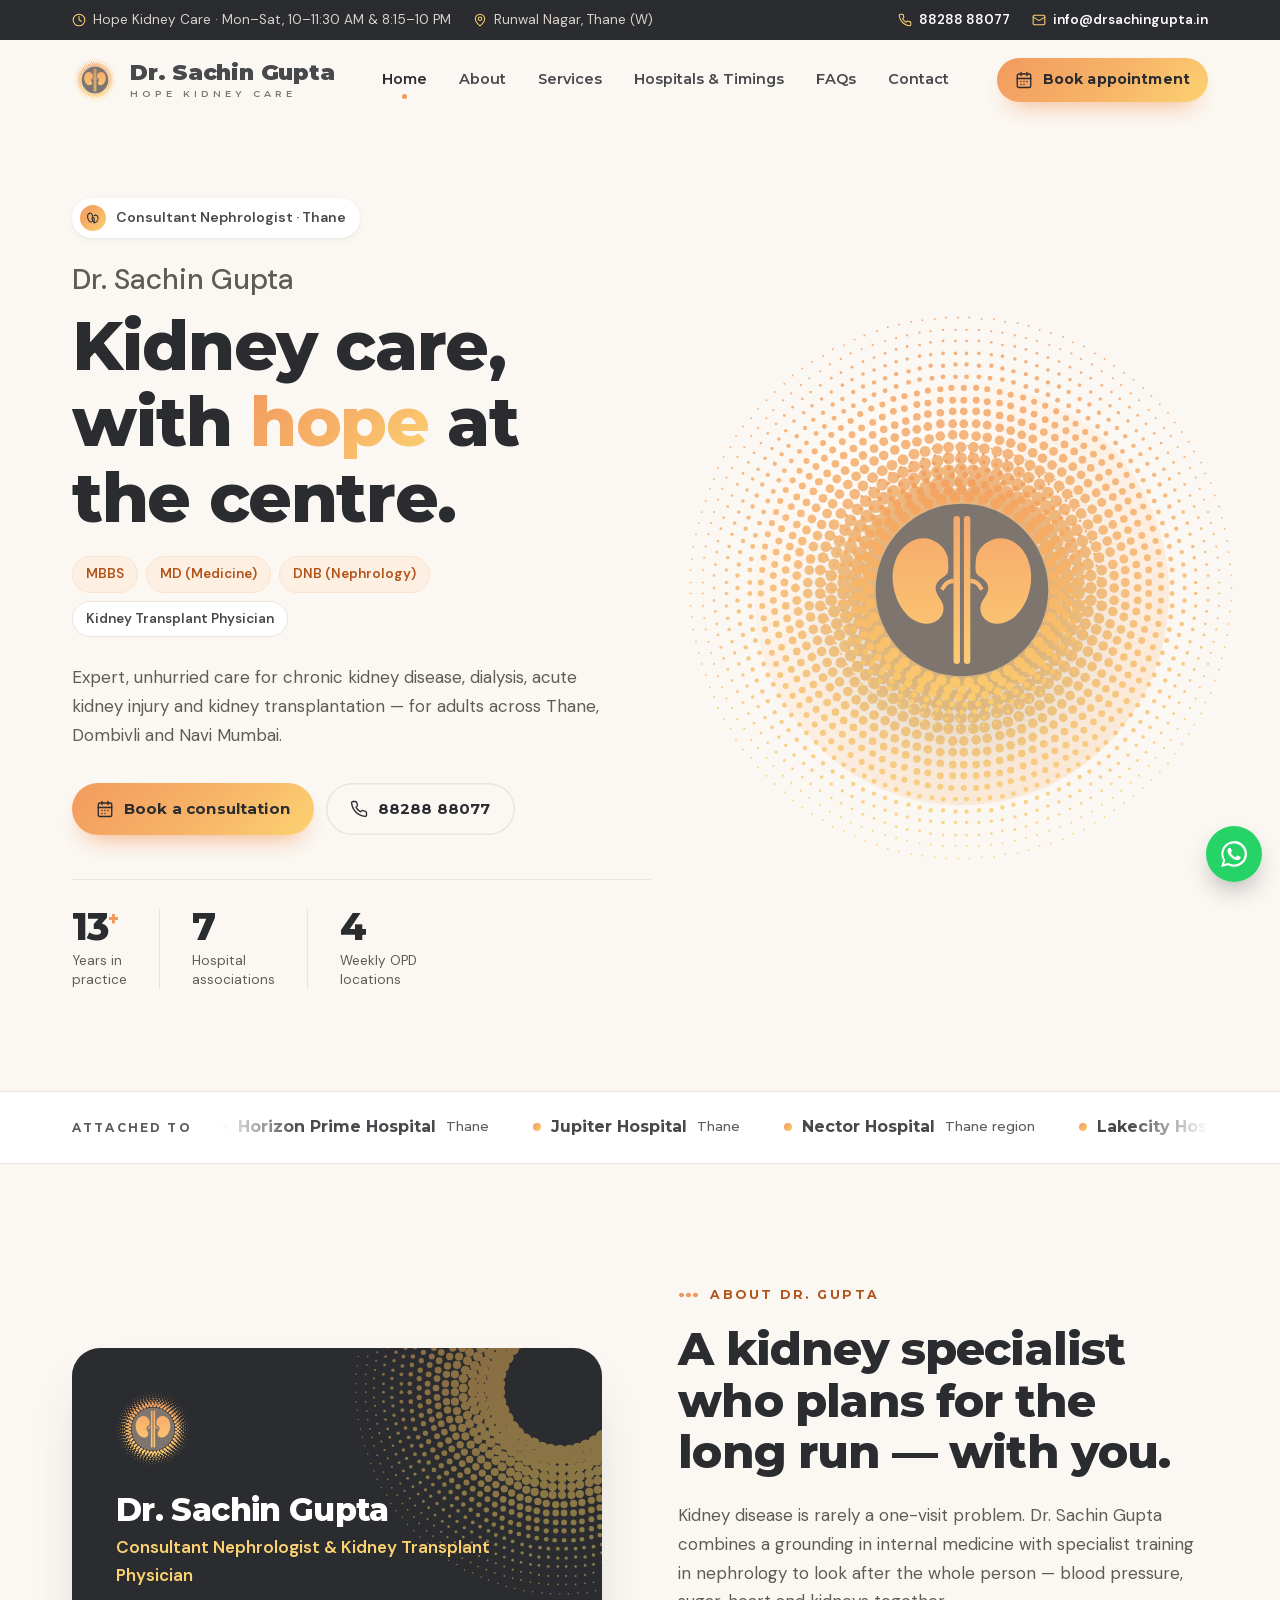
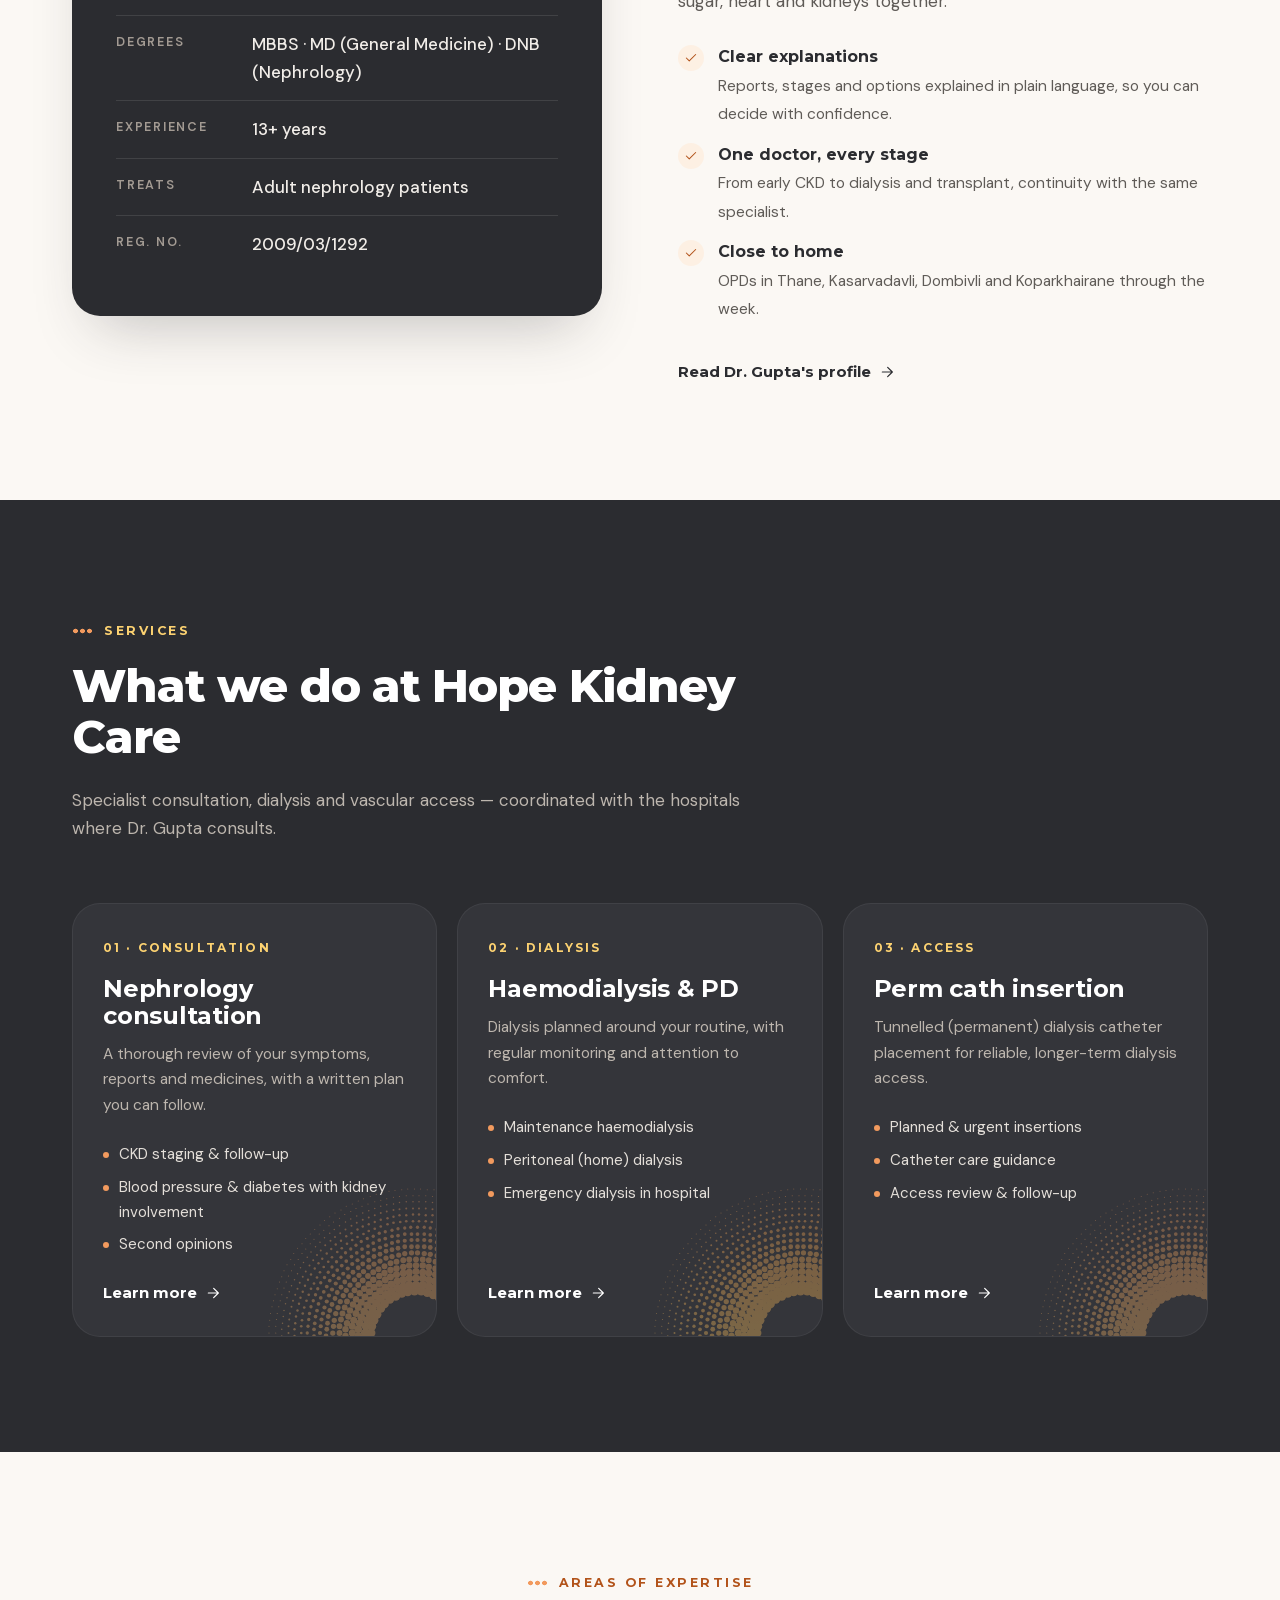
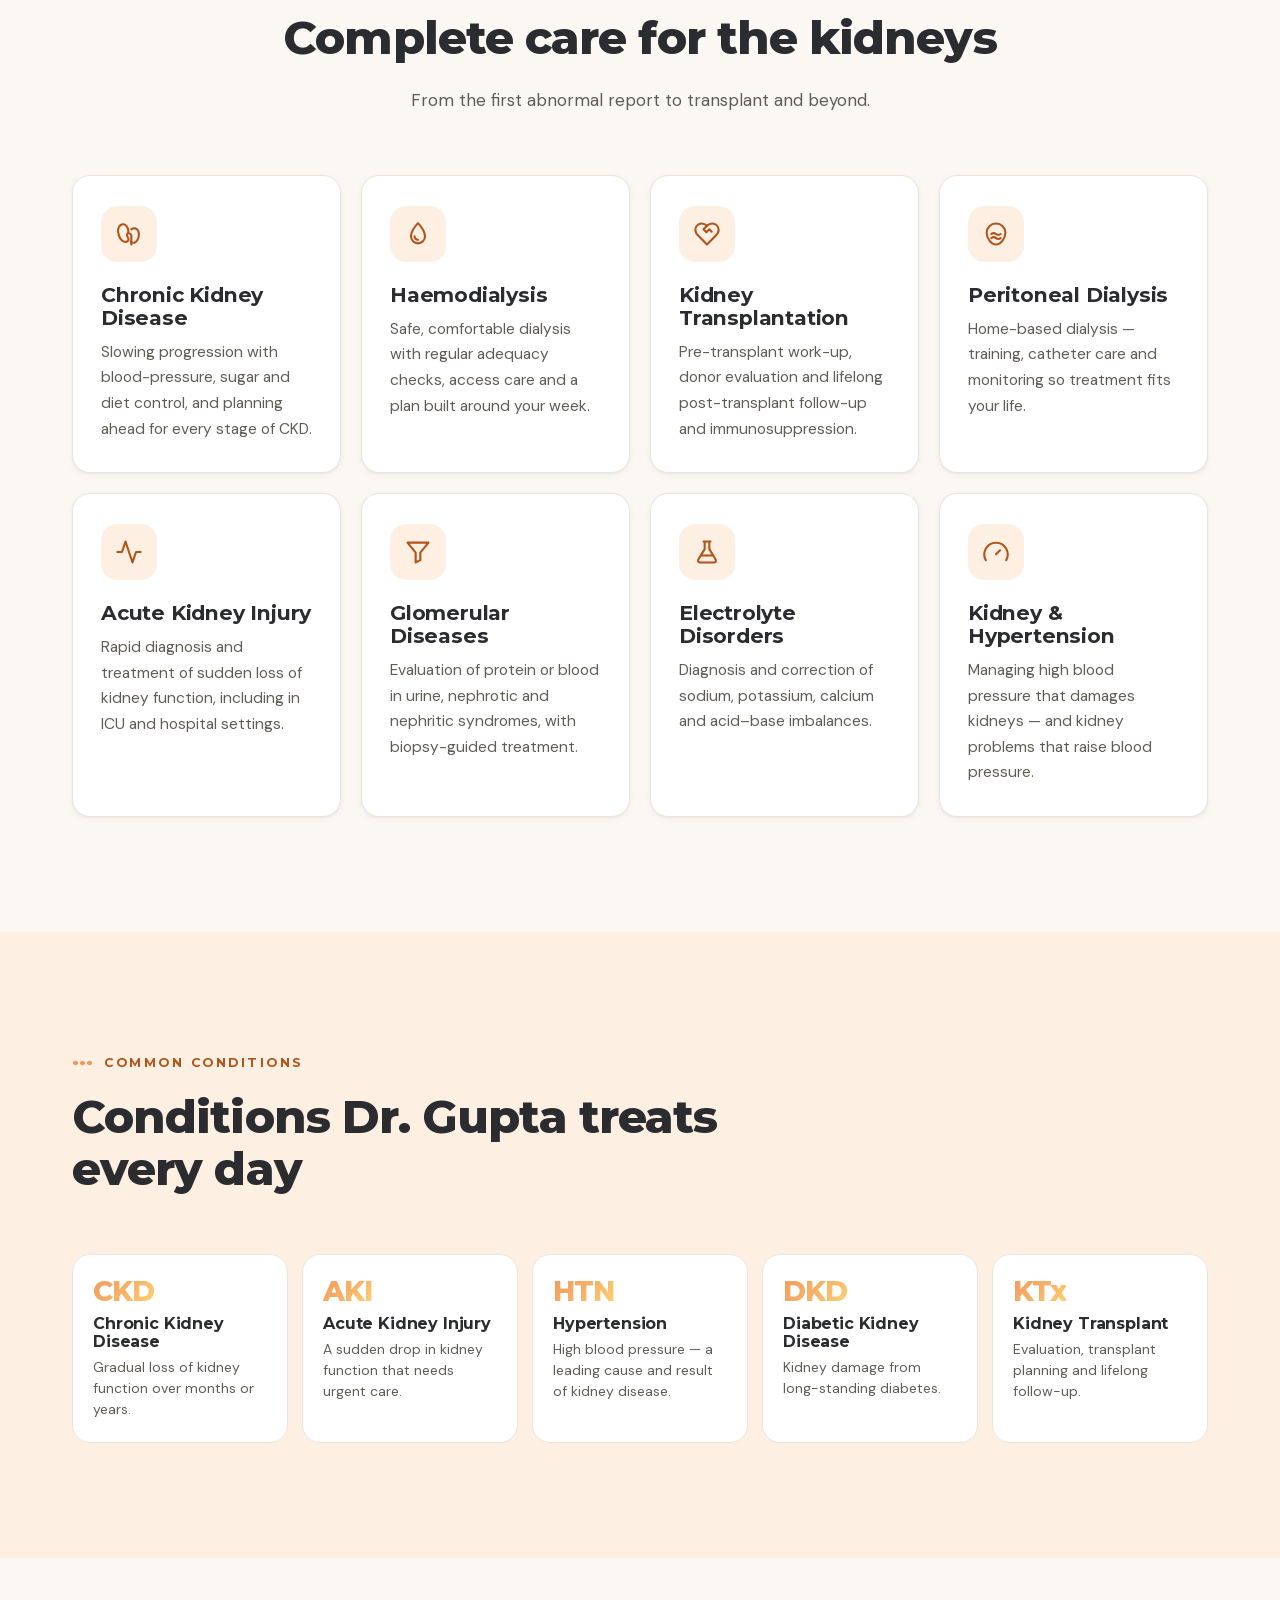
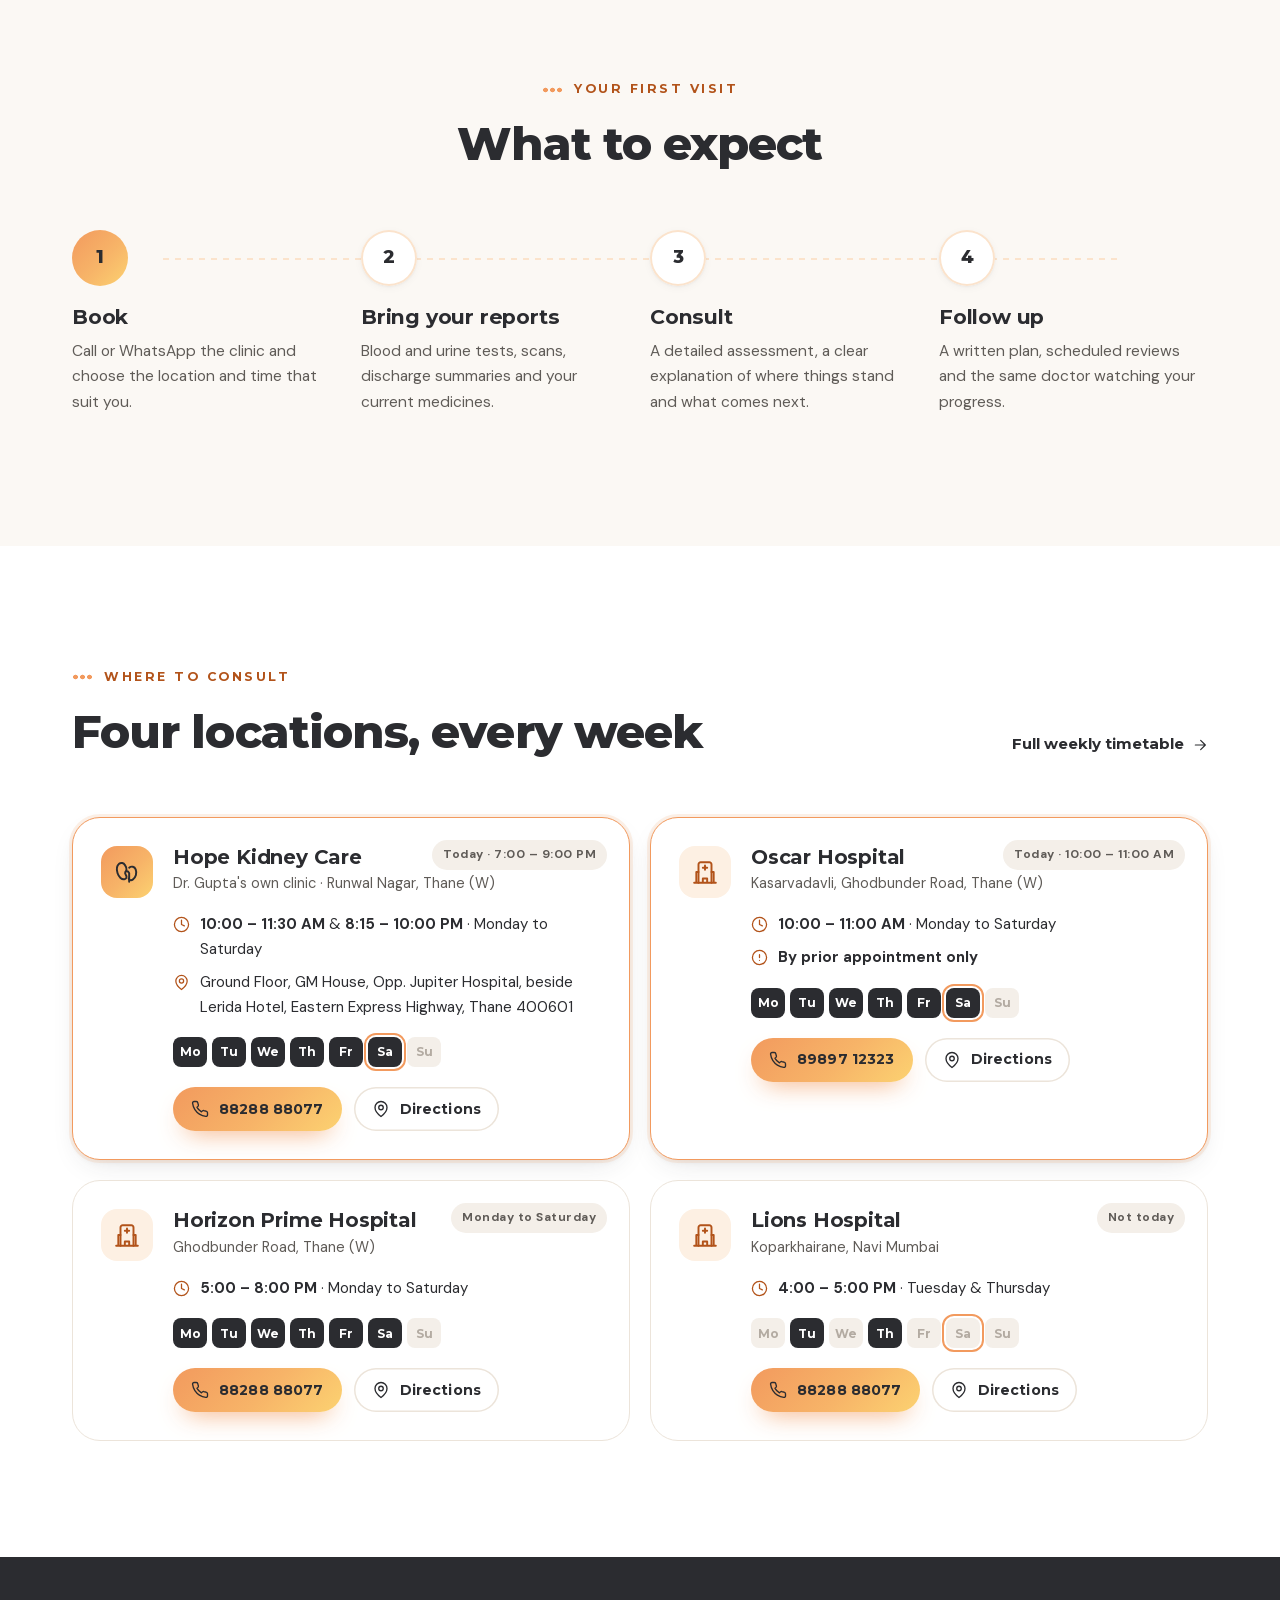
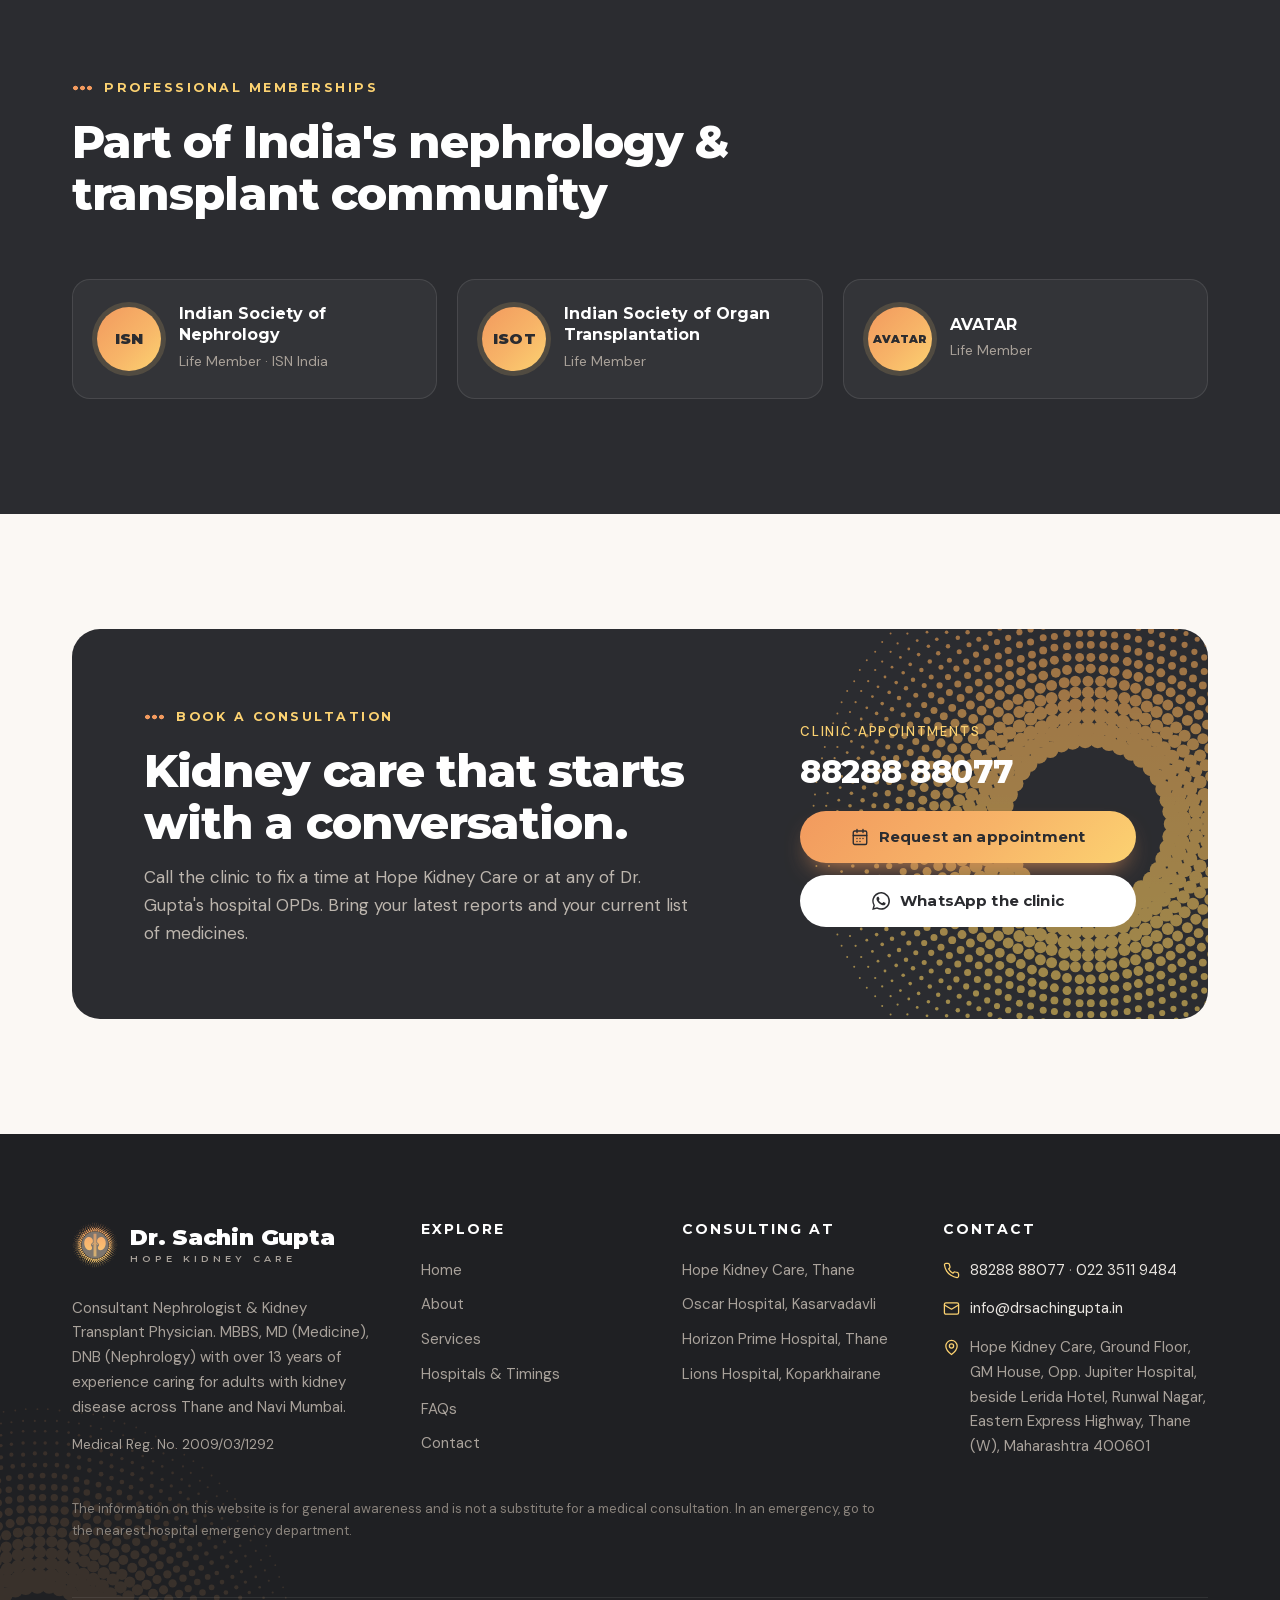
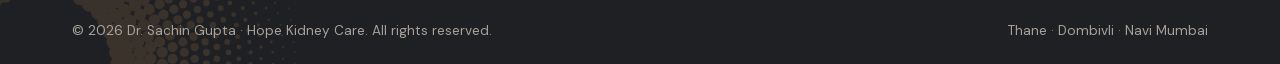
<file: index.html>
<!DOCTYPE html>
<html lang="en-IN">
<head>
  <meta charset="UTF-8">
  <meta name="viewport" content="width=device-width, initial-scale=1">
  <title>Dr. Sachin Gupta — Nephrologist &amp; Kidney Transplant Physician in Thane | Hope Kidney Care</title>
  <meta name="description" content="Dr. Sachin Gupta, MBBS, MD, DNB (Nephrology) — consultant nephrologist and kidney transplant physician in Thane with 13+ years of experience. CKD, dialysis, AKI, transplant care at Hope Kidney Care.">
  <meta name="theme-color" content="#2b2c30">
  <link rel="canonical" href="https://www.drsachingupta.in/">
  <link rel="icon" href="assets/img/favicon.svg" type="image/svg+xml">
  <link rel="apple-touch-icon" href="assets/img/apple-touch-icon.png">
  <meta property="og:type" content="website">
  <meta property="og:title" content="Dr. Sachin Gupta — Nephrologist &amp; Kidney Transplant Physician in Thane | Hope Kidney Care">
  <meta property="og:description" content="Dr. Sachin Gupta, MBBS, MD, DNB (Nephrology) — consultant nephrologist and kidney transplant physician in Thane with 13+ years of experience. CKD, dialysis, AKI, transplant care at Hope Kidney Care.">
  <meta property="og:url" content="https://www.drsachingupta.in/">
  <meta property="og:image" content="https://www.drsachingupta.in/assets/img/og-image.png">
  <meta name="twitter:card" content="summary_large_image">
  <script>document.documentElement.className="js"</script>
  <link rel="preload" href="assets/fonts/montserrat.woff2" as="font" type="font/woff2" crossorigin>
  <link rel="preload" href="assets/fonts/dm-sans.woff2" as="font" type="font/woff2" crossorigin>
  <link rel="stylesheet" href="assets/css/style.css?v=14">
  <script type="application/ld+json">{"@context": "https://schema.org", "@graph": [{"@type": "Physician", "@id": "https://www.drsachingupta.in/#doctor", "name": "Dr. Sachin Gupta", "medicalSpecialty": "Nephrology", "description": "Consultant Nephrologist & Kidney Transplant Physician in Thane — MBBS, MD (Medicine), DNB (Nephrology).", "telephone": "+918828888077", "email": "info@drsachingupta.in", "url": "https://www.drsachingupta.in", "image": "https://www.drsachingupta.in/assets/img/og-image.png", "address": {"@type": "PostalAddress", "streetAddress": "Ground Floor, GM House, Opp. Jupiter Hospital, Runwal Nagar, Eastern Express Highway", "addressLocality": "Thane", "addressRegion": "Maharashtra", "postalCode": "400601", "addressCountry": "IN"}, "memberOf": ["Indian Society of Nephrology (ISN)", "Indian Society of Organ Transplantation (ISOT)", "AVATAR"]}, {"@type": "MedicalClinic", "@id": "https://www.drsachingupta.in/#clinic", "name": "Hope Kidney Care", "telephone": "+918828888077", "address": {"@type": "PostalAddress", "streetAddress": "Ground Floor, GM House, Opp. Jupiter Hospital, Runwal Nagar, Eastern Express Highway", "addressLocality": "Thane", "addressRegion": "Maharashtra", "postalCode": "400601", "addressCountry": "IN"}, "openingHoursSpecification": [{"@type": "OpeningHoursSpecification", "dayOfWeek": ["Monday", "Tuesday", "Wednesday", "Thursday", "Friday", "Saturday"], "opens": "10:00", "closes": "11:30"}, {"@type": "OpeningHoursSpecification", "dayOfWeek": ["Monday", "Tuesday", "Wednesday", "Thursday", "Friday", "Saturday"], "opens": "20:15", "closes": "22:00"}], "medicalSpecialty": "Nephrology"}]}</script>
  <script defer src="assets/js/site.js?v=5"></script>
</head>
<body>
<svg width="0" height="0" style="position:absolute" aria-hidden="true"><symbol id="i-phone" viewBox="0 0 24 24" fill="none" stroke="currentColor" stroke-width="1.8" stroke-linecap="round" stroke-linejoin="round"><path d="M22 16.9v3a2 2 0 0 1-2.2 2 19.8 19.8 0 0 1-8.6-3.1 19.5 19.5 0 0 1-6-6A19.8 19.8 0 0 1 2.1 4.2 2 2 0 0 1 4.1 2h3a2 2 0 0 1 2 1.7c.1.9.4 1.8.7 2.7a2 2 0 0 1-.5 2.1L8 9.8a16 16 0 0 0 6 6l1.3-1.3a2 2 0 0 1 2.1-.4c.9.3 1.8.6 2.7.7a2 2 0 0 1 1.7 2z"/></symbol><symbol id="i-calendar" viewBox="0 0 24 24" fill="none" stroke="currentColor" stroke-width="1.8" stroke-linecap="round" stroke-linejoin="round"><rect x="3" y="4" width="18" height="18" rx="2"/><path d="M16 2v4M8 2v4M3 10h18M8 14h.01M12 14h.01M16 14h.01M8 18h.01M12 18h.01"/></symbol><symbol id="i-clock" viewBox="0 0 24 24" fill="none" stroke="currentColor" stroke-width="1.8" stroke-linecap="round" stroke-linejoin="round"><circle cx="12" cy="12" r="10"/><path d="M12 6v6l4 2"/></symbol><symbol id="i-pin" viewBox="0 0 24 24" fill="none" stroke="currentColor" stroke-width="1.8" stroke-linecap="round" stroke-linejoin="round"><path d="M20 10c0 6-8 12-8 12s-8-6-8-12a8 8 0 0 1 16 0z"/><circle cx="12" cy="10" r="3"/></symbol><symbol id="i-mail" viewBox="0 0 24 24" fill="none" stroke="currentColor" stroke-width="1.8" stroke-linecap="round" stroke-linejoin="round"><rect x="2" y="4" width="20" height="16" rx="2"/><path d="m22 7-10 6L2 7"/></symbol><symbol id="i-arrow" viewBox="0 0 24 24" fill="none" stroke="currentColor" stroke-width="1.8" stroke-linecap="round" stroke-linejoin="round"><path d="M5 12h14M13 5l7 7-7 7"/></symbol><symbol id="i-check" viewBox="0 0 24 24" fill="none" stroke="currentColor" stroke-width="1.8" stroke-linecap="round" stroke-linejoin="round"><path d="M20 6 9 17l-5-5"/></symbol><symbol id="i-menu" viewBox="0 0 24 24" fill="none" stroke="currentColor" stroke-width="1.8" stroke-linecap="round" stroke-linejoin="round"><path d="M4 7h16M4 12h16M4 17h10"/></symbol><symbol id="i-close" viewBox="0 0 24 24" fill="none" stroke="currentColor" stroke-width="1.8" stroke-linecap="round" stroke-linejoin="round"><path d="M18 6 6 18M6 6l12 12"/></symbol><symbol id="i-chev" viewBox="0 0 24 24" fill="none" stroke="currentColor" stroke-width="1.8" stroke-linecap="round" stroke-linejoin="round"><path d="m9 18 6-6-6-6"/></symbol><symbol id="i-kidney" viewBox="0 0 24 24" fill="none" stroke="currentColor" stroke-width="1.8" stroke-linecap="round" stroke-linejoin="round"><path d="M10 5.5C9 3.6 6.4 3 4.7 4.4 2.5 6.2 2.3 10 3.3 13.2 4.4 16.6 7.2 19.5 10 18.6c1.7-.6 2-2.5 1-3.8-.6-.8-1-1.7-.6-2.6.3-.7 1-1 1.1-1.9.2-1.6-.5-3.5-1.5-4.8z"/><path d="M14 8c2-1.7 5-1 6 1.5 1.3 3.2.2 7.8-2.7 9.6-1.5.9-3.4.4-3.8-1.1"/><path d="M11.4 11.4c1.3-.2 2.1.5 2.6 1.6v8"/></symbol><symbol id="i-droplet" viewBox="0 0 24 24" fill="none" stroke="currentColor" stroke-width="1.8" stroke-linecap="round" stroke-linejoin="round"><path d="M12 2.7s6 6.4 6 11.3a6 6 0 0 1-12 0c0-4.9 6-11.3 6-11.3z"/><path d="M9 14a3 3 0 0 0 3 3"/></symbol><symbol id="i-catheter" viewBox="0 0 24 24" fill="none" stroke="currentColor" stroke-width="1.8" stroke-linecap="round" stroke-linejoin="round"><path d="M7 3v4a5 5 0 0 0 10 0V3"/><path d="M12 12v5a4 4 0 0 0 8 0v-1"/><circle cx="20" cy="14" r="2"/><path d="M5 3h4M15 3h4"/></symbol><symbol id="i-steth" viewBox="0 0 24 24" fill="none" stroke="currentColor" stroke-width="1.8" stroke-linecap="round" stroke-linejoin="round"><path d="M4.8 2.3A.3.3 0 1 0 5 2H4a2 2 0 0 0-2 2v5a6 6 0 0 0 6 6 6 6 0 0 0 6-6V4a2 2 0 0 0-2-2h-1a.2.2 0 1 0 .3.3"/><path d="M8 15v1a6 6 0 0 0 6 6 6 6 0 0 0 6-6v-4"/><circle cx="20" cy="10" r="2"/></symbol><symbol id="i-transplant" viewBox="0 0 24 24" fill="none" stroke="currentColor" stroke-width="1.8" stroke-linecap="round" stroke-linejoin="round"><path d="M19 14c1.5-1.5 3-3.2 3-5.5A5.5 5.5 0 0 0 16.5 3c-1.8 0-3 .5-4.5 2-1.5-1.5-2.7-2-4.5-2A5.5 5.5 0 0 0 2 8.5c0 2.3 1.5 4 3 5.5l7 7z"/><path d="M12 5 9 8l2.5 2.5L14 8l2 2"/></symbol><symbol id="i-filter" viewBox="0 0 24 24" fill="none" stroke="currentColor" stroke-width="1.8" stroke-linecap="round" stroke-linejoin="round"><path d="M3 4h18l-7 8.5V19l-4 2v-8.5z"/></symbol><symbol id="i-flask" viewBox="0 0 24 24" fill="none" stroke="currentColor" stroke-width="1.8" stroke-linecap="round" stroke-linejoin="round"><path d="M9 3h6M10 3v6.5L4.6 18.4A1.7 1.7 0 0 0 6 21h12a1.7 1.7 0 0 0 1.4-2.6L14 9.5V3"/><path d="M7.5 15h9"/></symbol><symbol id="i-pulse" viewBox="0 0 24 24" fill="none" stroke="currentColor" stroke-width="1.8" stroke-linecap="round" stroke-linejoin="round"><path d="M22 12h-4l-3 9L9 3l-3 9H2"/></symbol><symbol id="i-peritoneal" viewBox="0 0 24 24" fill="none" stroke="currentColor" stroke-width="1.8" stroke-linecap="round" stroke-linejoin="round"><path d="M12 3c4.5 0 8 3.5 8 8 0 5-4 10-8 10s-8-5-8-10c0-4.5 3.5-8 8-8z"/><path d="M8 12c1.3-1 2.7-1 4 0s2.7 1 4 0M8 15.5c1.3-1 2.7-1 4 0s2.7 1 4 0"/></symbol><symbol id="i-hospital" viewBox="0 0 24 24" fill="none" stroke="currentColor" stroke-width="1.8" stroke-linecap="round" stroke-linejoin="round"><path d="M12 6v4M14 8h-4M18 22V5a2 2 0 0 0-2-2H8a2 2 0 0 0-2 2v17"/><path d="M2 22h20M4 22V12h2M20 22V12h-2M10 22v-4h4v4"/></symbol><symbol id="i-award" viewBox="0 0 24 24" fill="none" stroke="currentColor" stroke-width="1.8" stroke-linecap="round" stroke-linejoin="round"><circle cx="12" cy="8" r="6"/><path d="M15.5 12.9 17 22l-5-3-5 3 1.5-9.1"/></symbol><symbol id="i-shield" viewBox="0 0 24 24" fill="none" stroke="currentColor" stroke-width="1.8" stroke-linecap="round" stroke-linejoin="round"><path d="M12 22s8-4 8-10V5l-8-3-8 3v7c0 6 8 10 8 10z"/><path d="m9 12 2 2 4-4"/></symbol><symbol id="i-user" viewBox="0 0 24 24" fill="none" stroke="currentColor" stroke-width="1.8" stroke-linecap="round" stroke-linejoin="round"><circle cx="12" cy="8" r="4"/><path d="M4 21v-1a6 6 0 0 1 6-6h4a6 6 0 0 1 6 6v1"/></symbol><symbol id="i-alert" viewBox="0 0 24 24" fill="none" stroke="currentColor" stroke-width="1.8" stroke-linecap="round" stroke-linejoin="round"><circle cx="12" cy="12" r="10"/><path d="M12 8v4M12 16h.01"/></symbol><symbol id="i-gauge" viewBox="0 0 24 24" fill="none" stroke="currentColor" stroke-width="1.8" stroke-linecap="round" stroke-linejoin="round"><path d="M12 14 15.5 10.5"/><path d="M3.3 19a10 10 0 1 1 17.4 0"/></symbol><symbol id="i-sugar" viewBox="0 0 24 24" fill="none" stroke="currentColor" stroke-width="1.8" stroke-linecap="round" stroke-linejoin="round"><path d="M12 2 4 7v10l8 5 8-5V7z"/><path d="M12 22V12M20 7l-8 5-8-5"/></symbol><symbol id="i-eye" viewBox="0 0 24 24" fill="none" stroke="currentColor" stroke-width="1.8" stroke-linecap="round" stroke-linejoin="round"><path d="M2 12s3.5-7 10-7 10 7 10 7-3.5 7-10 7S2 12 2 12z"/><circle cx="12" cy="12" r="3"/></symbol><symbol id="i-swell" viewBox="0 0 24 24" fill="none" stroke="currentColor" stroke-width="1.8" stroke-linecap="round" stroke-linejoin="round"><path d="M7 3v8a5 5 0 0 0 10 0V3"/><path d="M5 21c2-1.5 4-1.5 7 0s5 1.5 7 0"/></symbol><symbol id="i-tired" viewBox="0 0 24 24" fill="none" stroke="currentColor" stroke-width="1.8" stroke-linecap="round" stroke-linejoin="round"><path d="M12 3a9 9 0 1 0 9 9 7 7 0 0 1-9-9z"/></symbol><symbol id="i-foam" viewBox="0 0 24 24" fill="none" stroke="currentColor" stroke-width="1.8" stroke-linecap="round" stroke-linejoin="round"><circle cx="8" cy="9" r="3"/><circle cx="15.5" cy="7.5" r="2.5"/><circle cx="14" cy="15" r="4"/><circle cx="6.5" cy="16.5" r="2"/></symbol><symbol id="i-quote" viewBox="0 0 24 24" fill="none" stroke="currentColor" stroke-width="1.8" stroke-linecap="round" stroke-linejoin="round"><path d="M3 21c3 0 7-1 7-8V5H3v7h4c0 4-2 6-4 6zM14 21c3 0 7-1 7-8V5h-7v7h4c0 4-2 6-4 6z"/></symbol><symbol id="i-heart" viewBox="0 0 24 24" fill="none" stroke="currentColor" stroke-width="1.8" stroke-linecap="round" stroke-linejoin="round"><path d="M19 14c1.5-1.5 3-3.2 3-5.5A5.5 5.5 0 0 0 16.5 3c-1.8 0-3 .5-4.5 2-1.5-1.5-2.7-2-4.5-2A5.5 5.5 0 0 0 2 8.5c0 2.3 1.5 4 3 5.5l7 7z"/></symbol><symbol id="i-chat" viewBox="0 0 24 24" fill="none" stroke="currentColor" stroke-width="1.8" stroke-linecap="round" stroke-linejoin="round"><path d="M21 11.5a8.4 8.4 0 0 1-9 8.4 8.6 8.6 0 0 1-3.8-.9L3 21l1.9-5.7a8.4 8.4 0 0 1-.9-3.8 8.5 8.5 0 0 1 8.5-8.5 8.4 8.4 0 0 1 8.5 8.5z"/></symbol><symbol id="i-book" viewBox="0 0 24 24" fill="none" stroke="currentColor" stroke-width="1.8" stroke-linecap="round" stroke-linejoin="round"><path d="M2 4h6a4 4 0 0 1 4 4v13a3 3 0 0 0-3-3H2zM22 4h-6a4 4 0 0 0-4 4v13a3 3 0 0 1 3-3h7z"/></symbol><symbol id="i-grad" viewBox="0 0 24 24" fill="none" stroke="currentColor" stroke-width="1.8" stroke-linecap="round" stroke-linejoin="round"><path d="M22 10 12 5 2 10l10 5 10-5z"/><path d="M6 12v5c3 2 9 2 12 0v-5M22 10v6"/></symbol><symbol id="i-wa" viewBox="0 0 24 24"><path fill="currentColor" stroke="none" d="M17.5 14.4c-.3-.1-1.8-.9-2-1-.3-.1-.5-.1-.7.1-.2.3-.8 1-.9 1.2-.2.2-.3.2-.6.1-.3-.1-1.3-.5-2.4-1.5-.9-.8-1.5-1.8-1.7-2.1-.2-.3 0-.5.1-.6l.4-.5c.2-.2.2-.3.3-.5.1-.2 0-.4 0-.5l-.9-2.2c-.2-.6-.5-.5-.7-.5h-.6c-.2 0-.5.1-.8.4-.3.3-1 1-1 2.5s1.1 2.9 1.2 3.1c.1.2 2.1 3.2 5.1 4.5.7.3 1.3.5 1.7.6.7.2 1.4.2 1.9.1.6-.1 1.8-.7 2-1.4.2-.7.2-1.3.2-1.4-.1-.2-.3-.3-.6-.4zM12 21.8c-1.8 0-3.5-.5-5-1.4l-.4-.2-3.7 1 1-3.6-.2-.4A9.8 9.8 0 1 1 12 21.8zM20.5 3.5A11.8 11.8 0 0 0 1.9 17.7L.2 24l6.4-1.7a11.8 11.8 0 0 0 5.6 1.4C18.8 23.7 24 18.4 24 11.9c0-3.2-1.2-6.1-3.5-8.4z"/></symbol></svg>
<a class="skip-link" href="#main">Skip to content</a>

<div class="topbar">
  <div class="container">
    <div class="topbar__items">
      <span class="topbar__item"><svg aria-hidden="true"><use href="#i-clock"/></svg> Hope Kidney Care · Mon–Sat, 10–11:30 AM &amp; 8:15–10 PM</span>
      <span class="topbar__item topbar__hide-sm"><svg aria-hidden="true"><use href="#i-pin"/></svg> Runwal Nagar, Thane (W)</span>
    </div>
    <div class="topbar__items">
      <a class="topbar__item" href="tel:+918828888077"><svg aria-hidden="true"><use href="#i-phone"/></svg> 88288 88077</a>
      <a class="topbar__item topbar__hide-sm" href="mailto:info@drsachingupta.in"><svg aria-hidden="true"><use href="#i-mail"/></svg> info@drsachingupta.in</a>
    </div>
  </div>
</div>
<header class="site-header">
  <div class="container">
    <a class="brand" href="index.html" aria-label="Hope Kidney Care — Dr. Sachin Gupta, home">
      <img class="brand__mark" src="assets/img/emblem.svg" alt="" width="46" height="46" decoding="async">
      <span class="brand__text"><span class="brand__word">Dr. Sachin Gupta</span><span class="brand__sub">Hope Kidney Care</span></span>
    </a>
    <nav class="nav" aria-label="Main"><a href="index.html" aria-current="page">Home</a><a href="about.html">About</a><a href="services.html">Services</a><a href="hospitals.html">Hospitals &amp; Timings</a><a href="faq.html">FAQs</a><a href="contact.html">Contact</a></nav>
    <div class="header-cta">
      <a class="btn btn--ghost btn--sm" href="tel:+918828888077"><svg aria-hidden="true"><use href="#i-phone"/></svg> Call</a>
      <a class="btn btn--primary btn--sm" href="contact.html#book"><svg aria-hidden="true"><use href="#i-calendar"/></svg> Book appointment</a>
      <button class="menu-toggle" type="button" aria-label="Open menu" aria-controls="drawer" aria-expanded="false"><svg aria-hidden="true"><use href="#i-menu"/></svg></button>
    </div>
  </div>
</header>
<div class="drawer" id="drawer" aria-hidden="true">
  <div class="drawer__scrim" data-close></div>
  <div class="drawer__panel" role="dialog" aria-modal="true" aria-label="Menu">
    <div class="drawer__head"><a class="brand" href="index.html" aria-label="Hope Kidney Care — Dr. Sachin Gupta, home">
      <img class="brand__mark" src="assets/img/emblem.svg" alt="" width="46" height="46" decoding="async">
      <span class="brand__text"><span class="brand__word">Dr. Sachin Gupta</span><span class="brand__sub">Hope Kidney Care</span></span>
    </a><button class="menu-toggle" style="display:inline-flex" type="button" aria-label="Close menu" data-close><svg aria-hidden="true"><use href="#i-close"/></svg></button></div>
    <nav aria-label="Mobile"><a href="index.html" aria-current="page">Home<svg aria-hidden="true"><use href="#i-chev"/></svg></a><a href="about.html">About<svg aria-hidden="true"><use href="#i-chev"/></svg></a><a href="services.html">Services<svg aria-hidden="true"><use href="#i-chev"/></svg></a><a href="hospitals.html">Hospitals &amp; Timings<svg aria-hidden="true"><use href="#i-chev"/></svg></a><a href="faq.html">FAQs<svg aria-hidden="true"><use href="#i-chev"/></svg></a><a href="contact.html">Contact<svg aria-hidden="true"><use href="#i-chev"/></svg></a></nav>
    <div class="drawer__contact">
      <a class="btn btn--primary" href="contact.html#book"><svg aria-hidden="true"><use href="#i-calendar"/></svg> Book appointment</a>
      <a class="btn btn--ghost" href="tel:+918828888077"><svg aria-hidden="true"><use href="#i-phone"/></svg> 88288 88077</a>
    </div>
  </div>
</div>
<main id="main">

<section class="hero">
  <div class="container hero__grid">
    <div>
      <div class="hero__badge"><span class="dot"><svg aria-hidden="true"><use href="#i-kidney"/></svg></span> Consultant Nephrologist · Thane</div>
      <h1><span class="thin">Dr. Sachin Gupta</span>Kidney care, with <span class="text-sun">hope</span> at the centre.</h1>
      <div class="hero__creds">
        <span class="chip chip--sun">MBBS</span><span class="chip chip--sun">MD (Medicine)</span><span class="chip chip--sun">DNB (Nephrology)</span>
        <span class="chip">Kidney Transplant Physician</span>
      </div>
      <p class="lead hero__lead">Expert, unhurried care for chronic kidney disease, dialysis, acute kidney injury and kidney transplantation — for adults across Thane, Dombivli and Navi Mumbai.</p>
      <div class="btn-row">
        <a class="btn btn--primary" href="contact.html#book"><svg aria-hidden="true"><use href="#i-calendar"/></svg> Book a consultation</a>
        <a class="btn btn--ghost" href="tel:+918828888077"><svg aria-hidden="true"><use href="#i-phone"/></svg> 88288 88077</a>
      </div>
      <div class="hero__stats">
        <div class="stat"><div class="stat__num"><span data-count="13">13</span><sup>+</sup></div><div class="stat__label">Years in<br>practice</div></div>
        <div class="stat"><div class="stat__num"><span data-count="7">7</span></div><div class="stat__label">Hospital<br>associations</div></div>
        <div class="stat"><div class="stat__num"><span data-count="4">4</span></div><div class="stat__label">Weekly OPD<br>locations</div></div>
      </div>
    </div>
    <div class="hero__visual" aria-hidden="true">
      <div class="hero__disc"></div>
      <span class="halftone"></span>
      <svg xmlns="http://www.w3.org/2000/svg" viewBox="0 0 120 120" class="hero__emblem" aria-hidden="true" focusable="false"><defs><linearGradient id="d-heroemblem" gradientUnits="userSpaceOnUse" x1="0" y1="0" x2="0" y2="120"><stop offset="0" stop-color="#F29A5E"/><stop offset="1" stop-color="#FCD271"/></linearGradient><linearGradient id="k-heroemblem" gradientUnits="userSpaceOnUse" x1="0" y1="30" x2="0" y2="90"><stop offset="0" stop-color="#F6A86B"/><stop offset="1" stop-color="#FCCB74"/></linearGradient></defs><g fill="url(#d-heroemblem)" style="fill:url(#d-heroemblem)"><circle cx="97.6" cy="60" r="2.2"/><circle cx="97.2" cy="65.6" r="2.2"/><circle cx="95.9" cy="71.1" r="2.2"/><circle cx="93.9" cy="76.3" r="2.2"/><circle cx="91.1" cy="81.2" r="2.2"/><circle cx="87.6" cy="85.6" r="2.2"/><circle cx="83.4" cy="89.4" r="2.2"/><circle cx="78.8" cy="92.6" r="2.2"/><circle cx="73.7" cy="95" r="2.2"/><circle cx="68.4" cy="96.7" r="2.2"/><circle cx="62.8" cy="97.5" r="2.2"/><circle cx="57.2" cy="97.5" r="2.2"/><circle cx="51.6" cy="96.7" r="2.2"/><circle cx="46.3" cy="95" r="2.2"/><circle cx="41.2" cy="92.6" r="2.2"/><circle cx="36.6" cy="89.4" r="2.2"/><circle cx="32.4" cy="85.6" r="2.2"/><circle cx="28.9" cy="81.2" r="2.2"/><circle cx="26.1" cy="76.3" r="2.2"/><circle cx="24.1" cy="71.1" r="2.2"/><circle cx="22.8" cy="65.6" r="2.2"/><circle cx="22.4" cy="60" r="2.2"/><circle cx="22.8" cy="54.4" r="2.2"/><circle cx="24.1" cy="48.9" r="2.2"/><circle cx="26.1" cy="43.7" r="2.2"/><circle cx="28.9" cy="38.8" r="2.2"/><circle cx="32.4" cy="34.4" r="2.2"/><circle cx="36.6" cy="30.6" r="2.2"/><circle cx="41.2" cy="27.4" r="2.2"/><circle cx="46.3" cy="25" r="2.2"/><circle cx="51.6" cy="23.3" r="2.2"/><circle cx="57.2" cy="22.5" r="2.2"/><circle cx="62.8" cy="22.5" r="2.2"/><circle cx="68.4" cy="23.3" r="2.2"/><circle cx="73.7" cy="25" r="2.2"/><circle cx="78.8" cy="27.4" r="2.2"/><circle cx="83.4" cy="30.6" r="2.2"/><circle cx="87.6" cy="34.4" r="2.2"/><circle cx="91.1" cy="38.8" r="2.2"/><circle cx="93.9" cy="43.7" r="2.2"/><circle cx="95.9" cy="48.9" r="2.2"/><circle cx="97.2" cy="54.4" r="2.2"/><circle cx="100.5" cy="62.8" r="1.9"/><circle cx="99.8" cy="68.3" r="1.9"/><circle cx="98.3" cy="73.6" r="1.9"/><circle cx="96" cy="78.7" r="1.9"/><circle cx="93.2" cy="83.4" r="1.9"/><circle cx="89.7" cy="87.7" r="1.9"/><circle cx="85.6" cy="91.5" r="1.9"/><circle cx="81.1" cy="94.7" r="1.9"/><circle cx="76.2" cy="97.2" r="1.9"/><circle cx="71" cy="99.1" r="1.9"/><circle cx="65.5" cy="100.2" r="1.9"/><circle cx="60" cy="100.6" r="1.9"/><circle cx="54.5" cy="100.2" r="1.9"/><circle cx="49" cy="99.1" r="1.9"/><circle cx="43.8" cy="97.2" r="1.9"/><circle cx="38.9" cy="94.7" r="1.9"/><circle cx="34.4" cy="91.5" r="1.9"/><circle cx="30.3" cy="87.7" r="1.9"/><circle cx="26.8" cy="83.4" r="1.9"/><circle cx="23.9" cy="78.7" r="1.9"/><circle cx="21.7" cy="73.6" r="1.9"/><circle cx="20.2" cy="68.3" r="1.9"/><circle cx="19.5" cy="62.8" r="1.9"/><circle cx="19.5" cy="57.2" r="1.9"/><circle cx="20.2" cy="51.7" r="1.9"/><circle cx="21.7" cy="46.4" r="1.9"/><circle cx="23.9" cy="41.3" r="1.9"/><circle cx="26.8" cy="36.6" r="1.9"/><circle cx="30.3" cy="32.3" r="1.9"/><circle cx="34.4" cy="28.5" r="1.9"/><circle cx="38.9" cy="25.3" r="1.9"/><circle cx="43.8" cy="22.8" r="1.9"/><circle cx="49" cy="20.9" r="1.9"/><circle cx="54.5" cy="19.8" r="1.9"/><circle cx="60" cy="19.4" r="1.9"/><circle cx="65.5" cy="19.8" r="1.9"/><circle cx="71" cy="20.9" r="1.9"/><circle cx="76.2" cy="22.8" r="1.9"/><circle cx="81.1" cy="25.3" r="1.9"/><circle cx="85.6" cy="28.5" r="1.9"/><circle cx="89.7" cy="32.3" r="1.9"/><circle cx="93.2" cy="36.6" r="1.9"/><circle cx="96" cy="41.3" r="1.9"/><circle cx="98.3" cy="46.4" r="1.9"/><circle cx="99.8" cy="51.7" r="1.9"/><circle cx="100.5" cy="57.2" r="1.9"/><circle cx="103.6" cy="60" r="1.6"/><circle cx="103.3" cy="65.4" r="1.6"/><circle cx="102.3" cy="70.6" r="1.6"/><circle cx="100.7" cy="75.8" r="1.6"/><circle cx="98.4" cy="80.6" r="1.6"/><circle cx="95.6" cy="85.2" r="1.6"/><circle cx="92.2" cy="89.4" r="1.6"/><circle cx="88.4" cy="93.1" r="1.6"/><circle cx="84.1" cy="96.3" r="1.6"/><circle cx="79.4" cy="99" r="1.6"/><circle cx="74.5" cy="101.1" r="1.6"/><circle cx="69.3" cy="102.6" r="1.6"/><circle cx="64" cy="103.4" r="1.6"/><circle cx="58.7" cy="103.6" r="1.6"/><circle cx="53.3" cy="103.1" r="1.6"/><circle cx="48.1" cy="101.9" r="1.6"/><circle cx="43" cy="100.2" r="1.6"/><circle cx="38.2" cy="97.8" r="1.6"/><circle cx="33.7" cy="94.8" r="1.6"/><circle cx="29.6" cy="91.3" r="1.6"/><circle cx="26" cy="87.3" r="1.6"/><circle cx="22.9" cy="83" r="1.6"/><circle cx="20.4" cy="78.2" r="1.6"/><circle cx="18.4" cy="73.2" r="1.6"/><circle cx="17.1" cy="68" r="1.6"/><circle cx="16.5" cy="62.7" r="1.6"/><circle cx="16.5" cy="57.3" r="1.6"/><circle cx="17.1" cy="52" r="1.6"/><circle cx="18.4" cy="46.8" r="1.6"/><circle cx="20.4" cy="41.8" r="1.6"/><circle cx="22.9" cy="37" r="1.6"/><circle cx="26" cy="32.7" r="1.6"/><circle cx="29.6" cy="28.7" r="1.6"/><circle cx="33.7" cy="25.2" r="1.6"/><circle cx="38.2" cy="22.2" r="1.6"/><circle cx="43" cy="19.9" r="1.6"/><circle cx="48.1" cy="18.1" r="1.6"/><circle cx="53.3" cy="16.9" r="1.6"/><circle cx="58.7" cy="16.4" r="1.6"/><circle cx="64" cy="16.6" r="1.6"/><circle cx="69.3" cy="17.4" r="1.6"/><circle cx="74.5" cy="18.9" r="1.6"/><circle cx="79.4" cy="21" r="1.6"/><circle cx="84.1" cy="23.6" r="1.6"/><circle cx="88.4" cy="26.9" r="1.6"/><circle cx="92.2" cy="30.6" r="1.6"/><circle cx="95.6" cy="34.8" r="1.6"/><circle cx="98.4" cy="39.4" r="1.6"/><circle cx="100.7" cy="44.2" r="1.6"/><circle cx="102.3" cy="49.4" r="1.6"/><circle cx="103.3" cy="54.6" r="1.6"/><circle cx="106.5" cy="62.7" r="1.2"/><circle cx="105.9" cy="68" r="1.2"/><circle cx="104.7" cy="73.1" r="1.2"/><circle cx="102.9" cy="78.1" r="1.2"/><circle cx="100.6" cy="82.9" r="1.2"/><circle cx="97.7" cy="87.4" r="1.2"/><circle cx="94.3" cy="91.5" r="1.2"/><circle cx="90.5" cy="95.2" r="1.2"/><circle cx="86.3" cy="98.5" r="1.2"/><circle cx="81.8" cy="101.2" r="1.2"/><circle cx="76.9" cy="103.4" r="1.2"/><circle cx="71.8" cy="105.1" r="1.2"/><circle cx="66.6" cy="106.1" r="1.2"/><circle cx="61.3" cy="106.6" r="1.2"/><circle cx="56" cy="106.4" r="1.2"/><circle cx="50.8" cy="105.7" r="1.2"/><circle cx="45.6" cy="104.3" r="1.2"/><circle cx="40.6" cy="102.4" r="1.2"/><circle cx="35.9" cy="99.9" r="1.2"/><circle cx="31.5" cy="96.9" r="1.2"/><circle cx="27.5" cy="93.4" r="1.2"/><circle cx="23.9" cy="89.5" r="1.2"/><circle cx="20.8" cy="85.2" r="1.2"/><circle cx="18.2" cy="80.6" r="1.2"/><circle cx="16.1" cy="75.7" r="1.2"/><circle cx="14.6" cy="70.5" r="1.2"/><circle cx="13.7" cy="65.3" r="1.2"/><circle cx="13.4" cy="60" r="1.2"/><circle cx="13.7" cy="54.7" r="1.2"/><circle cx="14.6" cy="49.5" r="1.2"/><circle cx="16.1" cy="44.3" r="1.2"/><circle cx="18.2" cy="39.4" r="1.2"/><circle cx="20.8" cy="34.8" r="1.2"/><circle cx="23.9" cy="30.5" r="1.2"/><circle cx="27.5" cy="26.6" r="1.2"/><circle cx="31.5" cy="23.1" r="1.2"/><circle cx="35.9" cy="20.1" r="1.2"/><circle cx="40.6" cy="17.6" r="1.2"/><circle cx="45.6" cy="15.7" r="1.2"/><circle cx="50.8" cy="14.3" r="1.2"/><circle cx="56" cy="13.6" r="1.2"/><circle cx="61.3" cy="13.4" r="1.2"/><circle cx="66.6" cy="13.9" r="1.2"/><circle cx="71.8" cy="14.9" r="1.2"/><circle cx="76.9" cy="16.6" r="1.2"/><circle cx="81.8" cy="18.8" r="1.2"/><circle cx="86.3" cy="21.5" r="1.2"/><circle cx="90.5" cy="24.8" r="1.2"/><circle cx="94.3" cy="28.5" r="1.2"/><circle cx="97.7" cy="32.6" r="1.2"/><circle cx="100.6" cy="37.1" r="1.2"/><circle cx="102.9" cy="41.9" r="1.2"/><circle cx="104.7" cy="46.9" r="1.2"/><circle cx="105.9" cy="52" r="1.2"/><circle cx="106.5" cy="57.3" r="1.2"/><circle cx="109.6" cy="60" r="1"/><circle cx="109.3" cy="65.2" r="1"/><circle cx="108.5" cy="70.3" r="1"/><circle cx="107.2" cy="75.3" r="1"/><circle cx="105.3" cy="80.2" r="1"/><circle cx="103" cy="84.8" r="1"/><circle cx="100.1" cy="89.2" r="1"/><circle cx="96.9" cy="93.2" r="1"/><circle cx="93.2" cy="96.9" r="1"/><circle cx="89.2" cy="100.1" r="1"/><circle cx="84.8" cy="103" r="1"/><circle cx="80.2" cy="105.3" r="1"/><circle cx="75.3" cy="107.2" r="1"/><circle cx="70.3" cy="108.5" r="1"/><circle cx="65.2" cy="109.3" r="1"/><circle cx="60" cy="109.6" r="1"/><circle cx="54.8" cy="109.3" r="1"/><circle cx="49.7" cy="108.5" r="1"/><circle cx="44.7" cy="107.2" r="1"/><circle cx="39.8" cy="105.3" r="1"/><circle cx="35.2" cy="103" r="1"/><circle cx="30.9" cy="100.1" r="1"/><circle cx="26.8" cy="96.9" r="1"/><circle cx="23.1" cy="93.2" r="1"/><circle cx="19.9" cy="89.2" r="1"/><circle cx="17.1" cy="84.8" r="1"/><circle cx="14.7" cy="80.2" r="1"/><circle cx="12.8" cy="75.3" r="1"/><circle cx="11.5" cy="70.3" r="1"/><circle cx="10.7" cy="65.2" r="1"/><circle cx="10.4" cy="60" r="1"/><circle cx="10.7" cy="54.8" r="1"/><circle cx="11.5" cy="49.7" r="1"/><circle cx="12.8" cy="44.7" r="1"/><circle cx="14.7" cy="39.8" r="1"/><circle cx="17.1" cy="35.2" r="1"/><circle cx="19.9" cy="30.9" r="1"/><circle cx="23.1" cy="26.8" r="1"/><circle cx="26.8" cy="23.1" r="1"/><circle cx="30.9" cy="19.9" r="1"/><circle cx="35.2" cy="17.1" r="1"/><circle cx="39.8" cy="14.7" r="1"/><circle cx="44.7" cy="12.8" r="1"/><circle cx="49.7" cy="11.5" r="1"/><circle cx="54.8" cy="10.7" r="1"/><circle cx="60" cy="10.4" r="1"/><circle cx="65.2" cy="10.7" r="1"/><circle cx="70.3" cy="11.5" r="1"/><circle cx="75.3" cy="12.8" r="1"/><circle cx="80.2" cy="14.7" r="1"/><circle cx="84.8" cy="17.1" r="1"/><circle cx="89.2" cy="19.9" r="1"/><circle cx="93.2" cy="23.1" r="1"/><circle cx="96.9" cy="26.8" r="1"/><circle cx="100.1" cy="30.9" r="1"/><circle cx="103" cy="35.2" r="1"/><circle cx="105.3" cy="39.8" r="1"/><circle cx="107.2" cy="44.7" r="1"/><circle cx="108.5" cy="49.7" r="1"/><circle cx="109.3" cy="54.8" r="1"/><circle cx="112.5" cy="62.5" r="0.7"/><circle cx="112" cy="67.6" r="0.7"/><circle cx="111.1" cy="72.6" r="0.7"/><circle cx="109.6" cy="77.5" r="0.7"/><circle cx="107.7" cy="82.2" r="0.7"/><circle cx="105.3" cy="86.7" r="0.7"/><circle cx="102.5" cy="90.9" r="0.7"/><circle cx="99.4" cy="94.9" r="0.7"/><circle cx="95.8" cy="98.5" r="0.7"/><circle cx="91.9" cy="101.8" r="0.7"/><circle cx="87.8" cy="104.7" r="0.7"/><circle cx="83.3" cy="107.2" r="0.7"/><circle cx="78.7" cy="109.2" r="0.7"/><circle cx="73.8" cy="110.8" r="0.7"/><circle cx="68.9" cy="111.8" r="0.7"/><circle cx="63.8" cy="112.5" r="0.7"/><circle cx="58.7" cy="112.6" r="0.7"/><circle cx="53.7" cy="112.2" r="0.7"/><circle cx="48.6" cy="111.4" r="0.7"/><circle cx="43.8" cy="110" r="0.7"/><circle cx="39" cy="108.2" r="0.7"/><circle cx="34.4" cy="106" r="0.7"/><circle cx="30.1" cy="103.3" r="0.7"/><circle cx="26.1" cy="100.2" r="0.7"/><circle cx="22.4" cy="96.7" r="0.7"/><circle cx="19" cy="92.9" r="0.7"/><circle cx="16" cy="88.8" r="0.7"/><circle cx="13.4" cy="84.4" r="0.7"/><circle cx="11.3" cy="79.8" r="0.7"/><circle cx="9.6" cy="75" r="0.7"/><circle cx="8.4" cy="70.1" r="0.7"/><circle cx="7.7" cy="65.1" r="0.7"/><circle cx="7.4" cy="60" r="0.7"/><circle cx="7.7" cy="54.9" r="0.7"/><circle cx="8.4" cy="49.9" r="0.7"/><circle cx="9.6" cy="45" r="0.7"/><circle cx="11.3" cy="40.2" r="0.7"/><circle cx="13.4" cy="35.6" r="0.7"/><circle cx="16" cy="31.2" r="0.7"/><circle cx="19" cy="27.1" r="0.7"/><circle cx="22.4" cy="23.3" r="0.7"/><circle cx="26.1" cy="19.8" r="0.7"/><circle cx="30.1" cy="16.7" r="0.7"/><circle cx="34.4" cy="14" r="0.7"/><circle cx="39" cy="11.8" r="0.7"/><circle cx="43.8" cy="10" r="0.7"/><circle cx="48.6" cy="8.6" r="0.7"/><circle cx="53.7" cy="7.8" r="0.7"/><circle cx="58.7" cy="7.4" r="0.7"/><circle cx="63.8" cy="7.5" r="0.7"/><circle cx="68.9" cy="8.2" r="0.7"/><circle cx="73.8" cy="9.2" r="0.7"/><circle cx="78.7" cy="10.8" r="0.7"/><circle cx="83.3" cy="12.8" r="0.7"/><circle cx="87.8" cy="15.3" r="0.7"/><circle cx="91.9" cy="18.2" r="0.7"/><circle cx="95.8" cy="21.5" r="0.7"/><circle cx="99.4" cy="25.1" r="0.7"/><circle cx="102.5" cy="29.1" r="0.7"/><circle cx="105.3" cy="33.3" r="0.7"/><circle cx="107.7" cy="37.8" r="0.7"/><circle cx="109.6" cy="42.5" r="0.7"/><circle cx="111.1" cy="47.4" r="0.7"/><circle cx="112" cy="52.4" r="0.7"/><circle cx="112.5" cy="57.5" r="0.7"/><circle cx="115.6" cy="60" r="0.5"/><circle cx="115.4" cy="64.9" r="0.5"/><circle cx="114.7" cy="69.8" r="0.5"/><circle cx="113.7" cy="74.6" r="0.5"/><circle cx="112.2" cy="79.3" r="0.5"/><circle cx="110.2" cy="83.8" r="0.5"/><circle cx="107.9" cy="88.2" r="0.5"/><circle cx="105.3" cy="92.3" r="0.5"/><circle cx="102.2" cy="96.2" r="0.5"/><circle cx="98.9" cy="99.8" r="0.5"/><circle cx="95.2" cy="103" r="0.5"/><circle cx="91.3" cy="106" r="0.5"/><circle cx="87.1" cy="108.6" r="0.5"/><circle cx="82.7" cy="110.8" r="0.5"/><circle cx="78.1" cy="112.6" r="0.5"/><circle cx="73.4" cy="114" r="0.5"/><circle cx="68.6" cy="114.9" r="0.5"/><circle cx="63.7" cy="115.5" r="0.5"/><circle cx="58.8" cy="115.6" r="0.5"/><circle cx="53.9" cy="115.3" r="0.5"/><circle cx="49" cy="114.5" r="0.5"/><circle cx="44.2" cy="113.3" r="0.5"/><circle cx="39.6" cy="111.7" r="0.5"/><circle cx="35.1" cy="109.7" r="0.5"/><circle cx="30.8" cy="107.3" r="0.5"/><circle cx="26.7" cy="104.5" r="0.5"/><circle cx="22.9" cy="101.4" r="0.5"/><circle cx="19.4" cy="98" r="0.5"/><circle cx="16.2" cy="94.2" r="0.5"/><circle cx="13.3" cy="90.2" r="0.5"/><circle cx="10.9" cy="86" r="0.5"/><circle cx="8.8" cy="81.6" r="0.5"/><circle cx="7" cy="77" r="0.5"/><circle cx="5.8" cy="72.2" r="0.5"/><circle cx="4.9" cy="67.4" r="0.5"/><circle cx="4.5" cy="62.5" r="0.5"/><circle cx="4.5" cy="57.5" r="0.5"/><circle cx="4.9" cy="52.6" r="0.5"/><circle cx="5.8" cy="47.8" r="0.5"/><circle cx="7" cy="43" r="0.5"/><circle cx="8.8" cy="38.4" r="0.5"/><circle cx="10.9" cy="34" r="0.5"/><circle cx="13.3" cy="29.8" r="0.5"/><circle cx="16.2" cy="25.8" r="0.5"/><circle cx="19.4" cy="22" r="0.5"/><circle cx="22.9" cy="18.6" r="0.5"/><circle cx="26.7" cy="15.5" r="0.5"/><circle cx="30.8" cy="12.7" r="0.5"/><circle cx="35.1" cy="10.3" r="0.5"/><circle cx="39.6" cy="8.3" r="0.5"/><circle cx="44.2" cy="6.7" r="0.5"/><circle cx="49" cy="5.5" r="0.5"/><circle cx="53.9" cy="4.7" r="0.5"/><circle cx="58.8" cy="4.4" r="0.5"/><circle cx="63.7" cy="4.5" r="0.5"/><circle cx="68.6" cy="5.1" r="0.5"/><circle cx="73.4" cy="6" r="0.5"/><circle cx="78.1" cy="7.4" r="0.5"/><circle cx="82.7" cy="9.2" r="0.5"/><circle cx="87.1" cy="11.4" r="0.5"/><circle cx="91.3" cy="14" r="0.5"/><circle cx="95.2" cy="17" r="0.5"/><circle cx="98.9" cy="20.2" r="0.5"/><circle cx="102.2" cy="23.8" r="0.5"/><circle cx="105.3" cy="27.7" r="0.5"/><circle cx="107.9" cy="31.9" r="0.5"/><circle cx="110.2" cy="36.2" r="0.5"/><circle cx="112.2" cy="40.7" r="0.5"/><circle cx="113.7" cy="45.4" r="0.5"/><circle cx="114.7" cy="50.2" r="0.5"/><circle cx="115.4" cy="55.1" r="0.5"/><circle cx="118.5" cy="62.4" r="0.3"/><circle cx="118.2" cy="67.2" r="0.3"/><circle cx="117.3" cy="72" r="0.3"/><circle cx="116.2" cy="76.7" r="0.3"/><circle cx="114.6" cy="81.3" r="0.3"/><circle cx="112.7" cy="85.7" r="0.3"/><circle cx="110.3" cy="90" r="0.3"/><circle cx="107.7" cy="94" r="0.3"/><circle cx="104.7" cy="97.9" r="0.3"/><circle cx="101.4" cy="101.4" r="0.3"/><circle cx="97.9" cy="104.7" r="0.3"/><circle cx="94" cy="107.7" r="0.3"/><circle cx="90" cy="110.3" r="0.3"/><circle cx="85.7" cy="112.7" r="0.3"/><circle cx="81.3" cy="114.6" r="0.3"/><circle cx="76.7" cy="116.2" r="0.3"/><circle cx="72" cy="117.3" r="0.3"/><circle cx="67.2" cy="118.2" r="0.3"/><circle cx="62.4" cy="118.5" r="0.3"/><circle cx="57.6" cy="118.5" r="0.3"/><circle cx="52.8" cy="118.2" r="0.3"/><circle cx="48" cy="117.3" r="0.3"/><circle cx="43.3" cy="116.2" r="0.3"/><circle cx="38.7" cy="114.6" r="0.3"/><circle cx="34.3" cy="112.7" r="0.3"/><circle cx="30" cy="110.3" r="0.3"/><circle cx="25.9" cy="107.7" r="0.3"/><circle cx="22.1" cy="104.7" r="0.3"/><circle cx="18.6" cy="101.4" r="0.3"/><circle cx="15.3" cy="97.9" r="0.3"/><circle cx="12.3" cy="94" r="0.3"/><circle cx="9.7" cy="90" r="0.3"/><circle cx="7.3" cy="85.7" r="0.3"/><circle cx="5.4" cy="81.3" r="0.3"/><circle cx="3.8" cy="76.7" r="0.3"/><circle cx="2.6" cy="72" r="0.3"/><circle cx="1.9" cy="67.2" r="0.3"/><circle cx="1.4" cy="62.4" r="0.3"/><circle cx="1.4" cy="57.6" r="0.3"/><circle cx="1.9" cy="52.8" r="0.3"/><circle cx="2.6" cy="48" r="0.3"/><circle cx="3.8" cy="43.3" r="0.3"/><circle cx="5.4" cy="38.7" r="0.3"/><circle cx="7.3" cy="34.3" r="0.3"/><circle cx="9.7" cy="30" r="0.3"/><circle cx="12.3" cy="25.9" r="0.3"/><circle cx="15.3" cy="22.1" r="0.3"/><circle cx="18.6" cy="18.6" r="0.3"/><circle cx="22.1" cy="15.3" r="0.3"/><circle cx="25.9" cy="12.3" r="0.3"/><circle cx="30" cy="9.7" r="0.3"/><circle cx="34.3" cy="7.3" r="0.3"/><circle cx="38.7" cy="5.4" r="0.3"/><circle cx="43.3" cy="3.8" r="0.3"/><circle cx="48" cy="2.6" r="0.3"/><circle cx="52.8" cy="1.9" r="0.3"/><circle cx="57.6" cy="1.4" r="0.3"/><circle cx="62.4" cy="1.4" r="0.3"/><circle cx="67.2" cy="1.9" r="0.3"/><circle cx="72" cy="2.6" r="0.3"/><circle cx="76.7" cy="3.8" r="0.3"/><circle cx="81.3" cy="5.4" r="0.3"/><circle cx="85.7" cy="7.3" r="0.3"/><circle cx="90" cy="9.7" r="0.3"/><circle cx="94" cy="12.3" r="0.3"/><circle cx="97.9" cy="15.3" r="0.3"/><circle cx="101.4" cy="18.6" r="0.3"/><circle cx="104.7" cy="22.1" r="0.3"/><circle cx="107.7" cy="25.9" r="0.3"/><circle cx="110.3" cy="30" r="0.3"/><circle cx="112.7" cy="34.3" r="0.3"/><circle cx="114.6" cy="38.7" r="0.3"/><circle cx="116.2" cy="43.3" r="0.3"/><circle cx="117.3" cy="48" r="0.3"/><circle cx="118.2" cy="52.8" r="0.3"/><circle cx="118.5" cy="57.6" r="0.3"/></g><circle cx="60" cy="60" r="35" fill="#7E766E"/><g fill="url(#k-heroemblem)"><path d="M54.2 46.5c-1.6-5.4-7.4-8.6-12.6-7.1-6.9 2-10.3 9.9-9.6 17.4.7 8.4 6.2 17 13.9 16.9 4.3-.1 7.3-3.6 6.5-7.4-.5-2.4-2.6-3.9-3-6.3-.4-2.5 1.3-4.3 3.4-5.5 1.5-.9 2.1-1.9 1.4-8z"/><path d="M54.2 46.5c-1.6-5.4-7.4-8.6-12.6-7.1-6.9 2-10.3 9.9-9.6 17.4.7 8.4 6.2 17 13.9 16.9 4.3-.1 7.3-3.6 6.5-7.4-.5-2.4-2.6-3.9-3-6.3-.4-2.5 1.3-4.3 3.4-5.5 1.5-.9 2.1-1.9 1.4-8z" transform="translate(120 0) scale(-1 1)"/><rect x="56.6" y="30" width="2.6" height="60" rx="1.3"/><rect x="60.8" y="30" width="2.6" height="60" rx="1.3"/><path d="M56.6 55.5c-2 0-3.4 1-4.4 2.4l-1 1.5 1.3.9 1-1.4c.7-1 1.6-1.6 3.1-1.6z"/><path d="M63.4 55.5c2 0 3.4 1 4.4 2.4l1 1.5-1.3.9-1-1.4c-.7-1-1.6-1.6-3.1-1.6z"/></g></svg>
    </div>
  </div>
</section>

<div class="trust" aria-label="Hospital associations">
  <div class="container trust__row">
    <span class="trust__label">Attached to</span>
    <div class="marquee"><div class="marquee__track">
      <span class="marquee__item">Horizon Prime Hospital <small style="font-weight:500;color:var(--muted)">Thane</small></span><span class="marquee__item">Jupiter Hospital <small style="font-weight:500;color:var(--muted)">Thane</small></span><span class="marquee__item">Nector Hospital <small style="font-weight:500;color:var(--muted)">Thane region</small></span><span class="marquee__item">Lakecity Hospital <small style="font-weight:500;color:var(--muted)">Thane</small></span><span class="marquee__item">Oscar Hospital <small style="font-weight:500;color:var(--muted)">Kasarvadavli, Thane</small></span><span class="marquee__item">Siddhivinayak Hospital <small style="font-weight:500;color:var(--muted)">Thane</small></span><span class="marquee__item">Lions Hospital <small style="font-weight:500;color:var(--muted)">Koparkhairane, Navi Mumbai</small></span><span class="marquee__item">Horizon Prime Hospital <small style="font-weight:500;color:var(--muted)">Thane</small></span><span class="marquee__item">Jupiter Hospital <small style="font-weight:500;color:var(--muted)">Thane</small></span><span class="marquee__item">Nector Hospital <small style="font-weight:500;color:var(--muted)">Thane region</small></span><span class="marquee__item">Lakecity Hospital <small style="font-weight:500;color:var(--muted)">Thane</small></span><span class="marquee__item">Oscar Hospital <small style="font-weight:500;color:var(--muted)">Kasarvadavli, Thane</small></span><span class="marquee__item">Siddhivinayak Hospital <small style="font-weight:500;color:var(--muted)">Thane</small></span><span class="marquee__item">Lions Hospital <small style="font-weight:500;color:var(--muted)">Koparkhairane, Navi Mumbai</small></span>
    </div></div>
  </div>
</div>

<section class="section">
  <div class="container split">
    <div class="profile-card reveal">
      <span class="halftone halftone--gold"></span>
      <img class="profile-card__mark" src="assets/img/emblem.svg" alt="" width="74" height="74" loading="lazy" decoding="async">
      <div class="profile-card__name">Dr. Sachin Gupta</div>
      <div class="profile-card__role">Consultant Nephrologist &amp; Kidney Transplant Physician</div>
      <dl>
        <div><dt>Degrees</dt><dd>MBBS · MD (General Medicine) · DNB (Nephrology)</dd></div>
        <div><dt>Experience</dt><dd>13+ years</dd></div>
        <div><dt>Treats</dt><dd>Adult nephrology patients</dd></div>
        <div><dt>Reg. No.</dt><dd>2009/03/1292</dd></div>
      </dl>
    </div>
    <div class="reveal" style="--d:.1s">
      <span class="eyebrow">About Dr. Gupta</span>
      <h2>A kidney specialist who plans for the long run — with you.</h2>
      <p class="lead">Kidney disease is rarely a one-visit problem. Dr. Sachin Gupta combines a grounding in internal medicine with specialist training in nephrology to look after the whole person — blood pressure, sugar, heart and kidneys together.</p>
      <ul class="checklist">
        <li><span class="tick"><svg aria-hidden="true"><use href="#i-check"/></svg></span><div><strong>Clear explanations</strong><span>Reports, stages and options explained in plain language, so you can decide with confidence.</span></div></li>
        <li><span class="tick"><svg aria-hidden="true"><use href="#i-check"/></svg></span><div><strong>One doctor, every stage</strong><span>From early CKD to dialysis and transplant, continuity with the same specialist.</span></div></li>
        <li><span class="tick"><svg aria-hidden="true"><use href="#i-check"/></svg></span><div><strong>Close to home</strong><span>OPDs in Thane, Kasarvadavli, Dombivli and Koparkhairane through the week.</span></div></li>
      </ul>
      <a class="link-arrow" href="about.html">Read Dr. Gupta's profile <svg aria-hidden="true"><use href="#i-arrow"/></svg></a>
    </div>
  </div>
</section>

<section class="section section--dark">
  <div class="container">
    <div class="section-head reveal">
      <span class="eyebrow">Services</span>
      <h2>What we do at Hope Kidney Care</h2>
      <p class="lead">Specialist consultation, dialysis and vascular access — coordinated with the hospitals where Dr. Gupta consults.</p>
    </div>
    <div class="service-feature">
      <article class="svc reveal"><span class="halftone"></span>
        <div class="svc__tag">01 · Consultation</div>
        <h3>Nephrology consultation</h3>
        <p>A thorough review of your symptoms, reports and medicines, with a written plan you can follow.</p>
        <ul><li>CKD staging &amp; follow-up</li><li>Blood pressure &amp; diabetes with kidney involvement</li><li>Second opinions</li></ul>
        <a class="link-arrow" href="services.html#consultation">Learn more <svg aria-hidden="true"><use href="#i-arrow"/></svg></a>
      </article>
      <article class="svc reveal" style="--d:.08s"><span class="halftone halftone--gold"></span>
        <div class="svc__tag">02 · Dialysis</div>
        <h3>Haemodialysis &amp; PD</h3>
        <p>Dialysis planned around your routine, with regular monitoring and attention to comfort.</p>
        <ul><li>Maintenance haemodialysis</li><li>Peritoneal (home) dialysis</li><li>Emergency dialysis in hospital</li></ul>
        <a class="link-arrow" href="services.html#dialysis">Learn more <svg aria-hidden="true"><use href="#i-arrow"/></svg></a>
      </article>
      <article class="svc reveal" style="--d:.16s"><span class="halftone"></span>
        <div class="svc__tag">03 · Access</div>
        <h3>Perm cath insertion</h3>
        <p>Tunnelled (permanent) dialysis catheter placement for reliable, longer-term dialysis access.</p>
        <ul><li>Planned &amp; urgent insertions</li><li>Catheter care guidance</li><li>Access review &amp; follow-up</li></ul>
        <a class="link-arrow" href="services.html#permcath">Learn more <svg aria-hidden="true"><use href="#i-arrow"/></svg></a>
      </article>
    </div>
  </div>
</section>

<section class="section">
  <div class="container">
    <div class="section-head section-head--center reveal">
      <span class="eyebrow">Areas of expertise</span>
      <h2>Complete care for the kidneys</h2>
      <p class="lead">From the first abnormal report to transplant and beyond.</p>
    </div>
    <div class="grid grid--4">
      <article class="card reveal" style="--d:0.00s"><div class="card__icon"><svg aria-hidden="true"><use href="#i-kidney"/></svg></div><h3>Chronic Kidney Disease</h3><p>Slowing progression with blood-pressure, sugar and diet control, and planning ahead for every stage of CKD.</p></article><article class="card reveal" style="--d:0.06s"><div class="card__icon"><svg aria-hidden="true"><use href="#i-droplet"/></svg></div><h3>Haemodialysis</h3><p>Safe, comfortable dialysis with regular adequacy checks, access care and a plan built around your week.</p></article><article class="card reveal" style="--d:0.12s"><div class="card__icon"><svg aria-hidden="true"><use href="#i-transplant"/></svg></div><h3>Kidney Transplantation</h3><p>Pre-transplant work-up, donor evaluation and lifelong post-transplant follow-up and immunosuppression.</p></article><article class="card reveal" style="--d:0.18s"><div class="card__icon"><svg aria-hidden="true"><use href="#i-peritoneal"/></svg></div><h3>Peritoneal Dialysis</h3><p>Home-based dialysis — training, catheter care and monitoring so treatment fits your life.</p></article><article class="card reveal" style="--d:0.00s"><div class="card__icon"><svg aria-hidden="true"><use href="#i-pulse"/></svg></div><h3>Acute Kidney Injury</h3><p>Rapid diagnosis and treatment of sudden loss of kidney function, including in ICU and hospital settings.</p></article><article class="card reveal" style="--d:0.06s"><div class="card__icon"><svg aria-hidden="true"><use href="#i-filter"/></svg></div><h3>Glomerular Diseases</h3><p>Evaluation of protein or blood in urine, nephrotic and nephritic syndromes, with biopsy-guided treatment.</p></article><article class="card reveal" style="--d:0.12s"><div class="card__icon"><svg aria-hidden="true"><use href="#i-flask"/></svg></div><h3>Electrolyte Disorders</h3><p>Diagnosis and correction of sodium, potassium, calcium and acid–base imbalances.</p></article><article class="card reveal" style="--d:0.18s"><div class="card__icon"><svg aria-hidden="true"><use href="#i-gauge"/></svg></div><h3>Kidney &amp; Hypertension</h3><p>Managing high blood pressure that damages kidneys — and kidney problems that raise blood pressure.</p></article>
    </div>
  </div>
</section>

<section class="section section--tint">
  <div class="container">
    <div class="section-head reveal">
      <span class="eyebrow">Common conditions</span>
      <h2>Conditions Dr. Gupta treats every day</h2>
    </div>
    <div class="conditions">
      <article class="condition reveal" style="--d:0.00s"><div class="condition__abbr text-sun">CKD</div><h3>Chronic Kidney Disease</h3><p>Gradual loss of kidney function over months or years.</p></article><article class="condition reveal" style="--d:0.05s"><div class="condition__abbr text-sun">AKI</div><h3>Acute Kidney Injury</h3><p>A sudden drop in kidney function that needs urgent care.</p></article><article class="condition reveal" style="--d:0.10s"><div class="condition__abbr text-sun">HTN</div><h3>Hypertension</h3><p>High blood pressure — a leading cause and result of kidney disease.</p></article><article class="condition reveal" style="--d:0.15s"><div class="condition__abbr text-sun">DKD</div><h3>Diabetic Kidney Disease</h3><p>Kidney damage from long-standing diabetes.</p></article><article class="condition reveal" style="--d:0.20s"><div class="condition__abbr text-sun">KTx</div><h3>Kidney Transplant</h3><p>Evaluation, transplant planning and lifelong follow-up.</p></article>
    </div>
  </div>
</section>

<section class="section">
  <div class="container">
    <div class="section-head section-head--center reveal">
      <span class="eyebrow">Your first visit</span>
      <h2>What to expect</h2>
    </div>
    <div class="steps">
      <div class="step reveal"><div class="step__num">1</div><h3>Book</h3><p>Call or WhatsApp the clinic and choose the location and time that suit you.</p></div>
      <div class="step reveal" style="--d:.06s"><div class="step__num">2</div><h3>Bring your reports</h3><p>Blood and urine tests, scans, discharge summaries and your current medicines.</p></div>
      <div class="step reveal" style="--d:.12s"><div class="step__num">3</div><h3>Consult</h3><p>A detailed assessment, a clear explanation of where things stand and what comes next.</p></div>
      <div class="step reveal" style="--d:.18s"><div class="step__num">4</div><h3>Follow up</h3><p>A written plan, scheduled reviews and the same doctor watching your progress.</p></div>
    </div>
  </div>
</section>

<section class="section section--white">
  <div class="container">
    <div class="section-head reveal" style="display:flex;flex-wrap:wrap;justify-content:space-between;align-items:end;gap:20px;max-width:none">
      <div style="max-width:640px"><span class="eyebrow">Where to consult</span><h2 class="mb-0">Four locations, every week</h2></div>
      <a class="link-arrow" href="hospitals.html">Full weekly timetable <svg aria-hidden="true"><use href="#i-arrow"/></svg></a>
    </div>
    <div class="locations">
      <article class="loc reveal loc--primary" id="hope" data-loc="hope" style="--d:0.0s">
        <span class="loc__status">Monday to Saturday</span>
        <div class="loc__pin"><svg aria-hidden="true"><use href="#i-kidney"/></svg></div>
        <div>
          <h3>Hope Kidney Care</h3>
          <p class="loc__area">Dr. Gupta's own clinic · Runwal Nagar, Thane (W)</p>
          <div class="loc__meta">
            <div><svg aria-hidden="true"><use href="#i-clock"/></svg><span><strong>10:00 – 11:30 AM</strong> &amp; <strong>8:15 – 10:00 PM</strong> · Monday to Saturday</span></div>
            <div><svg aria-hidden="true"><use href="#i-pin"/></svg><span>Ground Floor, GM House, Opp. Jupiter Hospital, beside Lerida Hotel, Eastern Express Highway, Thane 400601</span></div>
          </div>
          <div class="loc__days" aria-label="Consulting days"><span data-d="1" class="on" title="Mon">Mo</span><span data-d="2" class="on" title="Tue">Tu</span><span data-d="3" class="on" title="Wed">We</span><span data-d="4" class="on" title="Thu">Th</span><span data-d="5" class="on" title="Fri">Fr</span><span data-d="6" class="on" title="Sat">Sa</span><span data-d="0" class="" title="Sun">Su</span></div>
          <div class="btn-row">
            <a class="btn btn--primary" href="tel:+918828888077"><svg aria-hidden="true"><use href="#i-phone"/></svg> 88288 88077</a>
            <a class="btn btn--ghost" href="https://www.google.com/maps/search/?api=1&query=Hope+Kidney+Care+GM+House+Runwal+Nagar+Eastern+Express+Highway+Thane+400601" target="_blank" rel="noopener"><svg aria-hidden="true"><use href="#i-pin"/></svg> Directions</a>
          </div>
        </div>
      </article>
      <article class="loc reveal" id="oscar" data-loc="oscar" style="--d:0.06s">
        <span class="loc__status">Monday to Saturday</span>
        <div class="loc__pin"><svg aria-hidden="true"><use href="#i-hospital"/></svg></div>
        <div>
          <h3>Oscar Hospital</h3>
          <p class="loc__area">Kasarvadavli, Ghodbunder Road, Thane (W)</p>
          <div class="loc__meta">
            <div><svg aria-hidden="true"><use href="#i-clock"/></svg><span><strong>10:00 – 11:00 AM</strong> · Monday to Saturday</span></div>
            <div><svg aria-hidden="true"><use href="#i-alert"/></svg><span><strong>By prior appointment only</strong></span></div>
          </div>
          <div class="loc__days" aria-label="Consulting days"><span data-d="1" class="on" title="Mon">Mo</span><span data-d="2" class="on" title="Tue">Tu</span><span data-d="3" class="on" title="Wed">We</span><span data-d="4" class="on" title="Thu">Th</span><span data-d="5" class="on" title="Fri">Fr</span><span data-d="6" class="on" title="Sat">Sa</span><span data-d="0" class="" title="Sun">Su</span></div>
          <div class="btn-row">
            <a class="btn btn--primary" href="tel:+918989712323"><svg aria-hidden="true"><use href="#i-phone"/></svg> 89897 12323</a>
            <a class="btn btn--ghost" href="https://www.google.com/maps/search/?api=1&query=Oscar+Hospital+Kasarvadavli+Thane" target="_blank" rel="noopener"><svg aria-hidden="true"><use href="#i-pin"/></svg> Directions</a>
          </div>
        </div>
      </article>
      <article class="loc reveal" id="horizon-prime" data-loc="horizon-prime" style="--d:0.12s">
        <span class="loc__status">Monday to Saturday</span>
        <div class="loc__pin"><svg aria-hidden="true"><use href="#i-hospital"/></svg></div>
        <div>
          <h3>Horizon Prime Hospital</h3>
          <p class="loc__area">Ghodbunder Road, Thane (W)</p>
          <div class="loc__meta">
            <div><svg aria-hidden="true"><use href="#i-clock"/></svg><span><strong>5:00 – 8:00 PM</strong> · Monday to Saturday</span></div>

          </div>
          <div class="loc__days" aria-label="Consulting days"><span data-d="1" class="on" title="Mon">Mo</span><span data-d="2" class="on" title="Tue">Tu</span><span data-d="3" class="on" title="Wed">We</span><span data-d="4" class="on" title="Thu">Th</span><span data-d="5" class="on" title="Fri">Fr</span><span data-d="6" class="on" title="Sat">Sa</span><span data-d="0" class="" title="Sun">Su</span></div>
          <div class="btn-row">
            <a class="btn btn--primary" href="tel:+918828888077"><svg aria-hidden="true"><use href="#i-phone"/></svg> 88288 88077</a>
            <a class="btn btn--ghost" href="https://www.google.com/maps/search/?api=1&query=Horizon+Prime+Hospital+Ghodbunder+Road+Thane" target="_blank" rel="noopener"><svg aria-hidden="true"><use href="#i-pin"/></svg> Directions</a>
          </div>
        </div>
      </article>
      <article class="loc reveal" id="lions" data-loc="lions" style="--d:0.18s">
        <span class="loc__status">Tuesday &amp; Thursday</span>
        <div class="loc__pin"><svg aria-hidden="true"><use href="#i-hospital"/></svg></div>
        <div>
          <h3>Lions Hospital</h3>
          <p class="loc__area">Koparkhairane, Navi Mumbai</p>
          <div class="loc__meta">
            <div><svg aria-hidden="true"><use href="#i-clock"/></svg><span><strong>4:00 – 5:00 PM</strong> · Tuesday &amp; Thursday</span></div>
            
          </div>
          <div class="loc__days" aria-label="Consulting days"><span data-d="1" class="" title="Mon">Mo</span><span data-d="2" class="on" title="Tue">Tu</span><span data-d="3" class="" title="Wed">We</span><span data-d="4" class="on" title="Thu">Th</span><span data-d="5" class="" title="Fri">Fr</span><span data-d="6" class="" title="Sat">Sa</span><span data-d="0" class="" title="Sun">Su</span></div>
          <div class="btn-row">
            <a class="btn btn--primary" href="tel:+918828888077"><svg aria-hidden="true"><use href="#i-phone"/></svg> 88288 88077</a>
            <a class="btn btn--ghost" href="https://www.google.com/maps/search/?api=1&query=Lions+Hospital+Koparkhairane+Navi+Mumbai" target="_blank" rel="noopener"><svg aria-hidden="true"><use href="#i-pin"/></svg> Directions</a>
          </div>
        </div>
      </article></div>
  </div>
</section>

<section class="section section--dark">
  <div class="container">
    <div class="section-head reveal">
      <span class="eyebrow">Professional memberships</span>
      <h2>Part of India's nephrology &amp; transplant community</h2>
    </div>
    <div class="badges">
      <div class="member reveal" style="--d:0.00s"><div class="member__seal">ISN</div><div><strong>Indian Society of Nephrology</strong><span>Life Member · ISN India</span></div></div><div class="member reveal" style="--d:0.06s"><div class="member__seal">ISOT</div><div><strong>Indian Society of Organ Transplantation</strong><span>Life Member</span></div></div><div class="member reveal" style="--d:0.12s"><div class="member__seal member__seal--long">AVATAR</div><div><strong>AVATAR</strong><span>Life Member</span></div></div>
    </div>
  </div>
</section>

<section class="section" aria-label="Book a consultation">
  <div class="container">
    <div class="cta reveal">
      <span class="halftone halftone--gold"></span>
      <div>
        <span class="eyebrow">Book a consultation</span>
        <h2>Kidney care that starts with a conversation.</h2>
        <p>Call the clinic to fix a time at Hope Kidney Care or at any of Dr. Gupta's hospital OPDs. Bring your latest reports and your current list of medicines.</p>
      </div>
      <div class="cta__actions">
        <a class="cta__phone" href="tel:+918828888077"><small>Clinic appointments</small>88288 88077</a>
        <a class="btn btn--sun" href="contact.html#book"><svg aria-hidden="true"><use href="#i-calendar"/></svg> Request an appointment</a>
        <a class="btn btn--light" href="https://wa.me/918828888077?text=Hello%20Dr.%20Sachin%20Gupta%2C%20I%20would%20like%20to%20book%20a%20consultation." target="_blank" rel="noopener"><svg aria-hidden="true"><use href="#i-wa"/></svg> WhatsApp the clinic</a>
      </div>
    </div>
  </div>
</section>
</main>
<footer class="site-footer">
  <span class="halftone"></span>
  <div class="container">
    <div class="footer-grid">
      <div>
        <a class="brand" href="index.html" aria-label="Hope Kidney Care — Dr. Sachin Gupta, home">
      <img class="brand__mark" src="assets/img/emblem.svg" alt="" width="46" height="46" decoding="async">
      <span class="brand__text"><span class="brand__word">Dr. Sachin Gupta</span><span class="brand__sub">Hope Kidney Care</span></span>
    </a>
        <p class="footer-about">Consultant Nephrologist &amp; Kidney Transplant Physician. MBBS, MD (Medicine), DNB (Nephrology) with over 13 years of experience caring for adults with kidney disease across Thane and Navi Mumbai.</p>
        <p style="font-size:13.5px">Medical Reg. No. 2009/03/1292</p>
      </div>
      <div>
        <h4>Explore</h4>
        <nav class="footer-links" aria-label="Footer"><a href="index.html">Home</a><a href="about.html">About</a><a href="services.html">Services</a><a href="hospitals.html">Hospitals &amp; Timings</a><a href="faq.html">FAQs</a><a href="contact.html">Contact</a></nav>
      </div>
      <div>
        <h4>Consulting at</h4>
        <ul class="footer-links">
          <li><a href="hospitals.html#hope">Hope Kidney Care, Thane</a></li>
          <li><a href="hospitals.html#oscar">Oscar Hospital, Kasarvadavli</a></li>
          <li><a href="hospitals.html#horizon-prime">Horizon Prime Hospital, Thane</a></li>
          <li><a href="hospitals.html#lions">Lions Hospital, Koparkhairane</a></li>
        </ul>
      </div>
      <div>
        <h4>Contact</h4>
        <div class="footer-contact">
          <div><svg aria-hidden="true"><use href="#i-phone"/></svg><span><a href="tel:+918828888077">88288 88077</a> · <a href="tel:+912235119484">022 3511 9484</a></span></div>
          <div><svg aria-hidden="true"><use href="#i-mail"/></svg><a href="mailto:info@drsachingupta.in">info@drsachingupta.in</a></div>
          <div><svg aria-hidden="true"><use href="#i-pin"/></svg><span>Hope Kidney Care, Ground Floor, GM House, Opp. Jupiter Hospital, beside Lerida Hotel, Runwal Nagar, Eastern Express Highway, Thane (W), Maharashtra 400601</span></div>
        </div>
      </div>
    </div>
    <p class="disclaimer">The information on this website is for general awareness and is not a substitute for a medical consultation. In an emergency, go to the nearest hospital emergency department.</p>
    <div class="footer-bottom">
      <span>© <span data-year>2026</span> Dr. Sachin Gupta · Hope Kidney Care. All rights reserved.</span>
      <span>Thane · Dombivli · Navi Mumbai</span>
    </div>
  </div>
</footer>
<div class="fab">
  <a class="fab__wa" href="https://wa.me/918828888077?text=Hello%20Dr.%20Sachin%20Gupta%2C%20I%20would%20like%20to%20book%20a%20consultation." target="_blank" rel="noopener" aria-label="Chat on WhatsApp"><svg aria-hidden="true"><use href="#i-wa"/></svg></a>
  <a class="fab__call" href="tel:+918828888077" aria-label="Call the clinic"><svg aria-hidden="true"><use href="#i-phone"/></svg></a>
</div>
<nav class="mobile-bar" aria-label="Quick actions">
  <a class="mb-call" href="tel:+918828888077"><svg aria-hidden="true"><use href="#i-phone"/></svg> Call</a>
  <a class="mb-wa" href="https://wa.me/918828888077?text=Hello%20Dr.%20Sachin%20Gupta%2C%20I%20would%20like%20to%20book%20a%20consultation." target="_blank" rel="noopener"><svg aria-hidden="true"><use href="#i-wa"/></svg> WhatsApp</a>
  <a class="mb-book" href="contact.html#book"><svg aria-hidden="true"><use href="#i-calendar"/></svg> Book</a>
</nav>
</body>
</html>
</file>
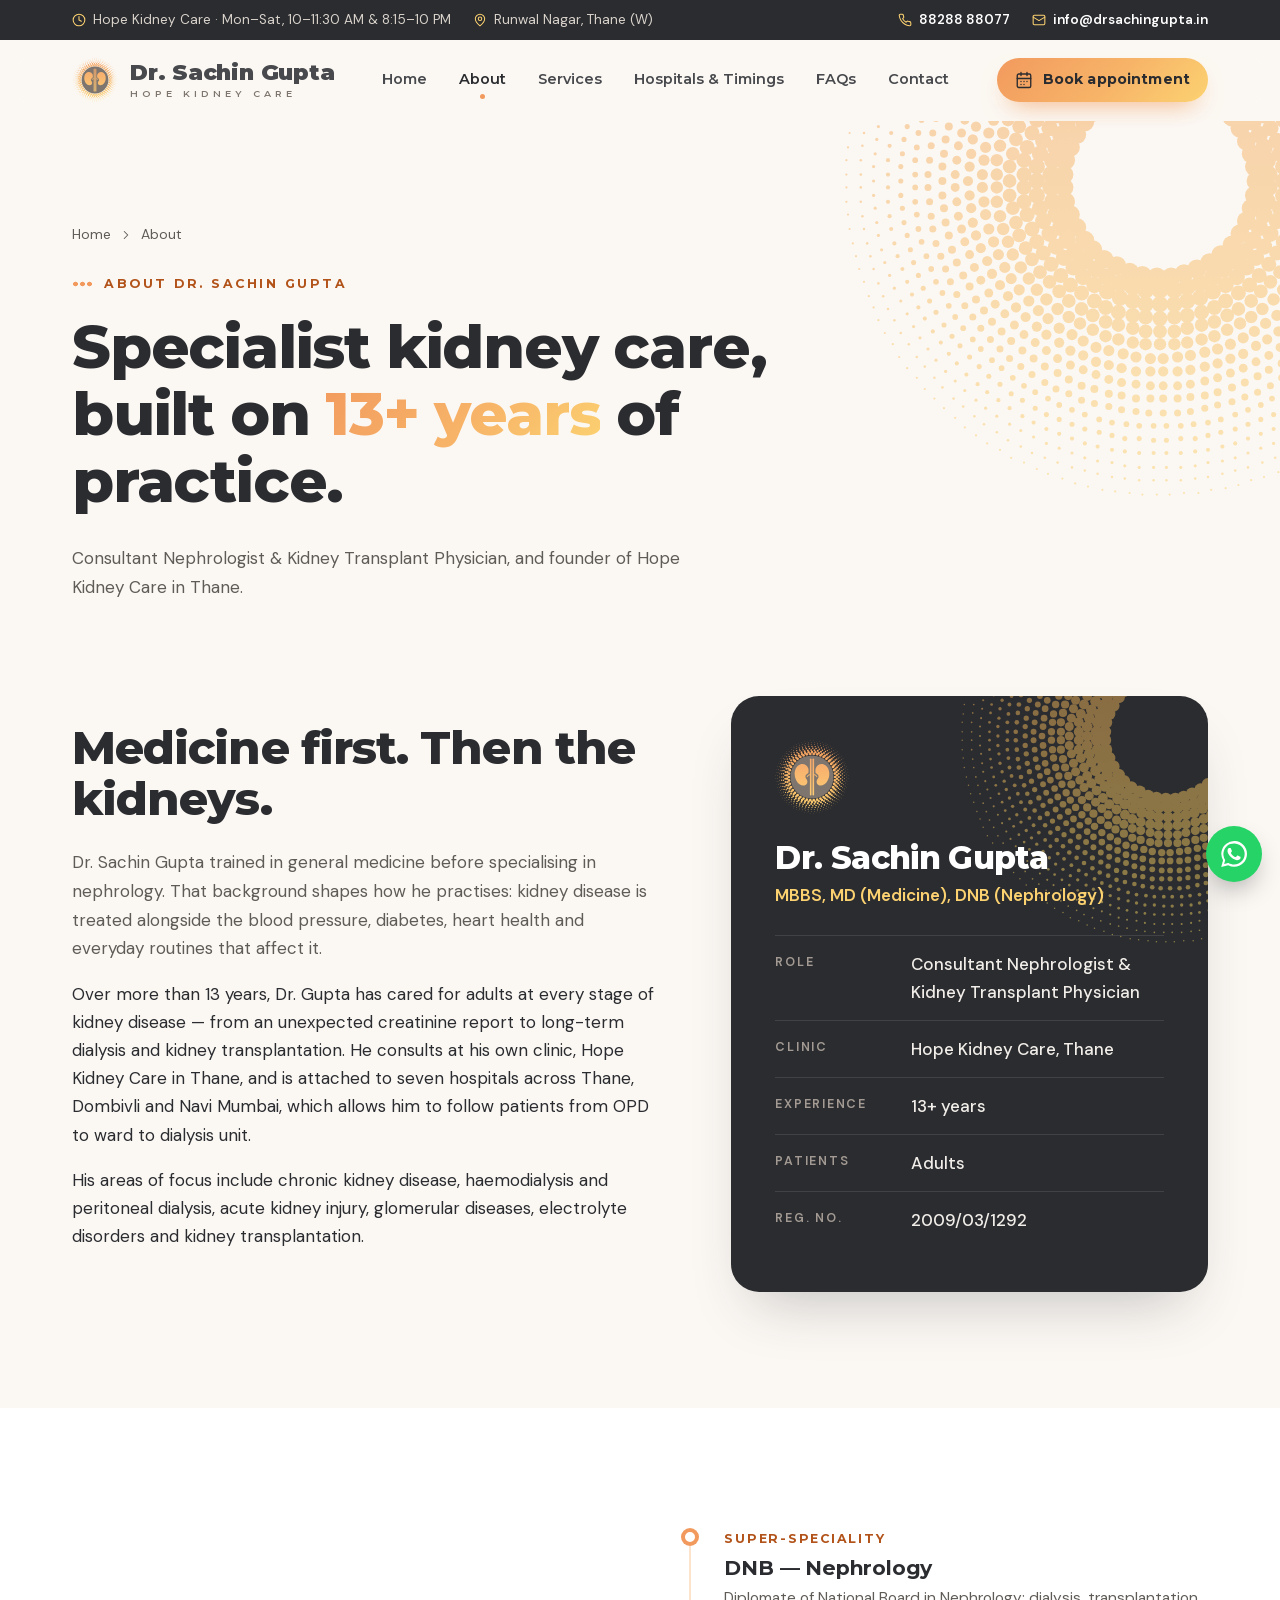
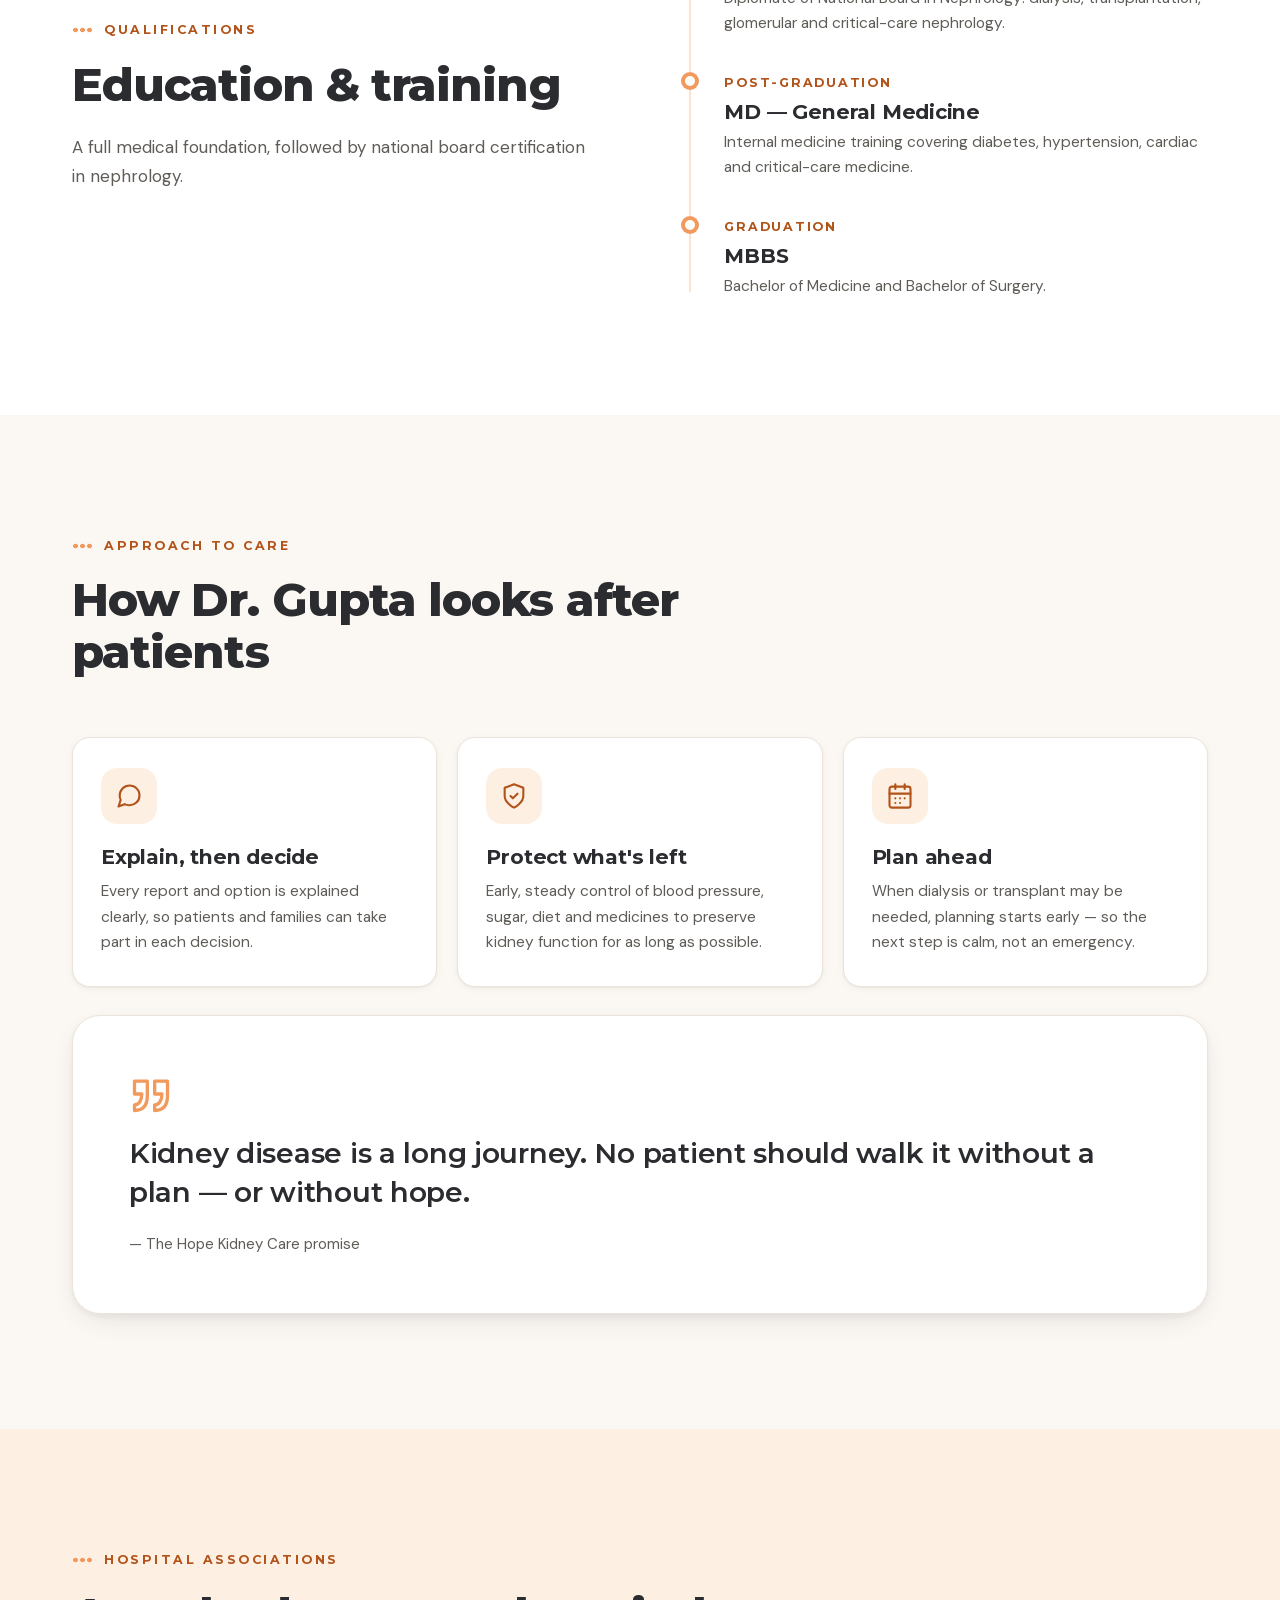
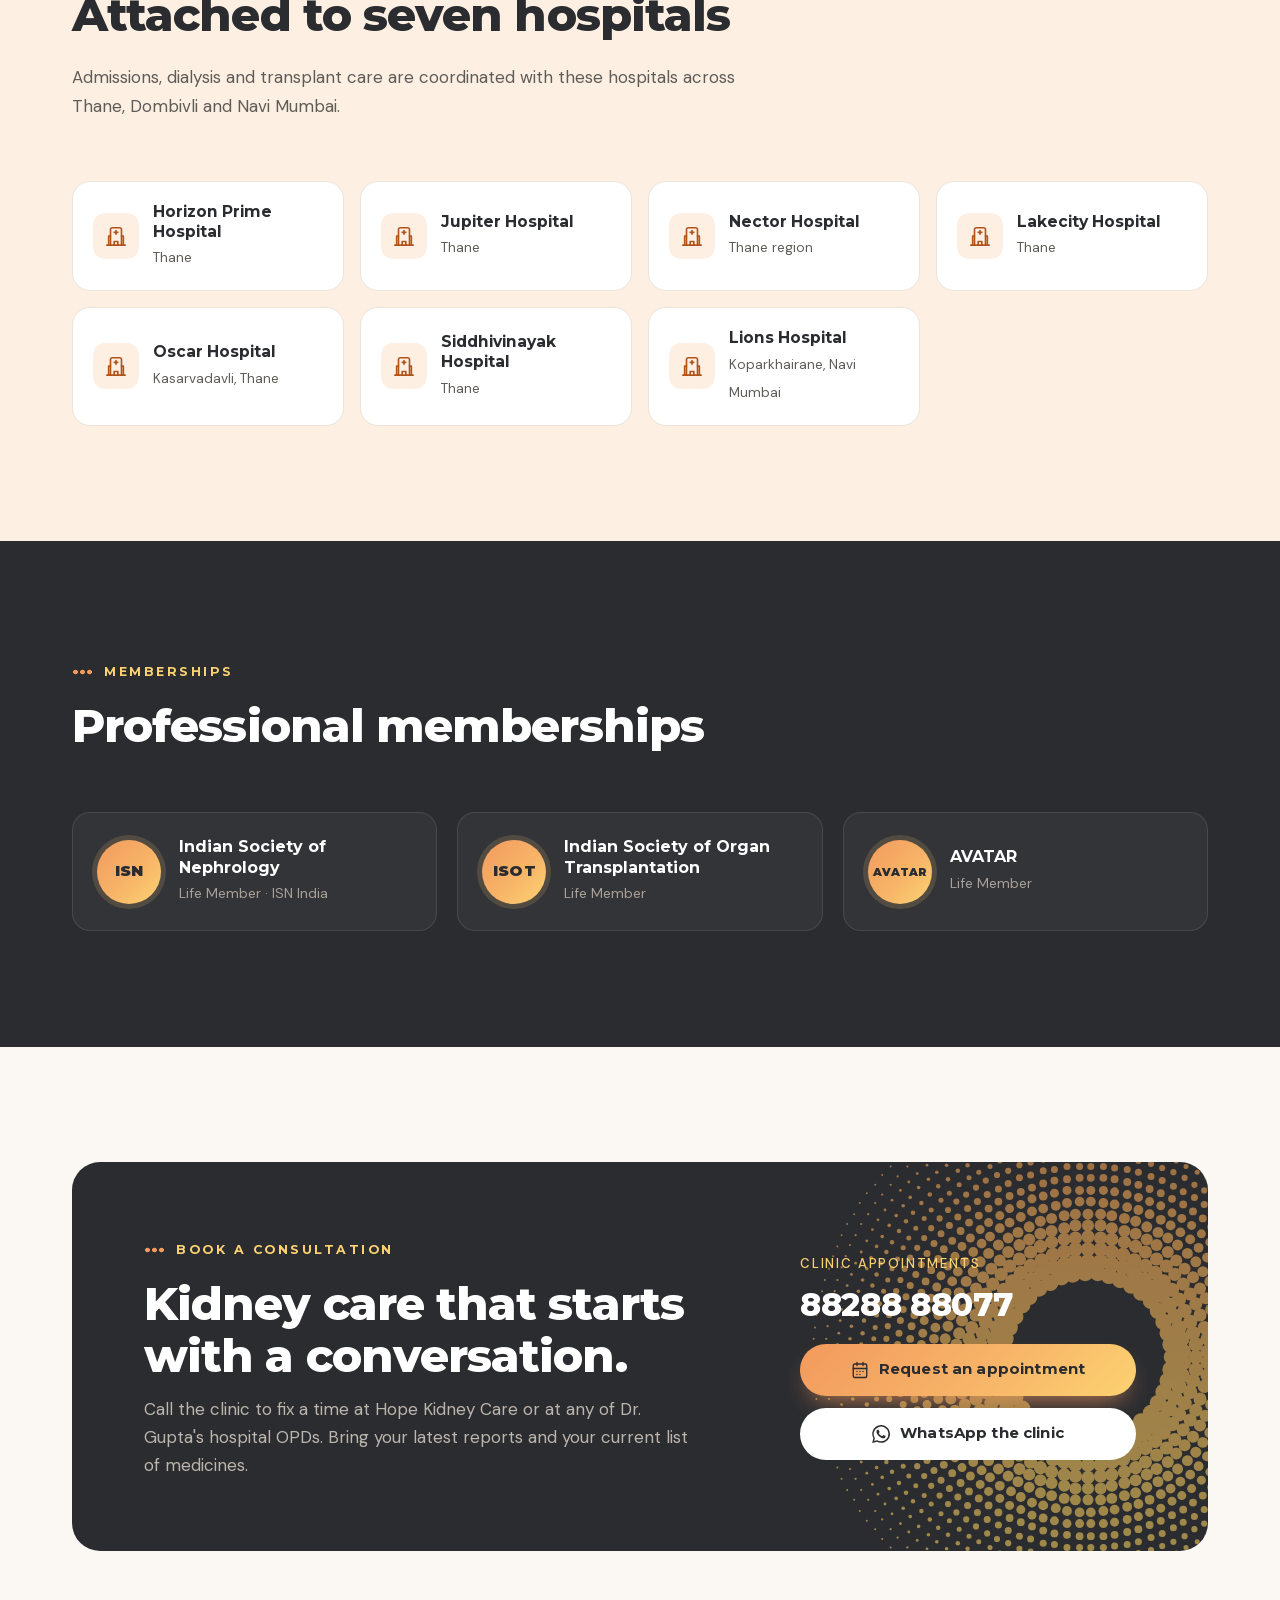
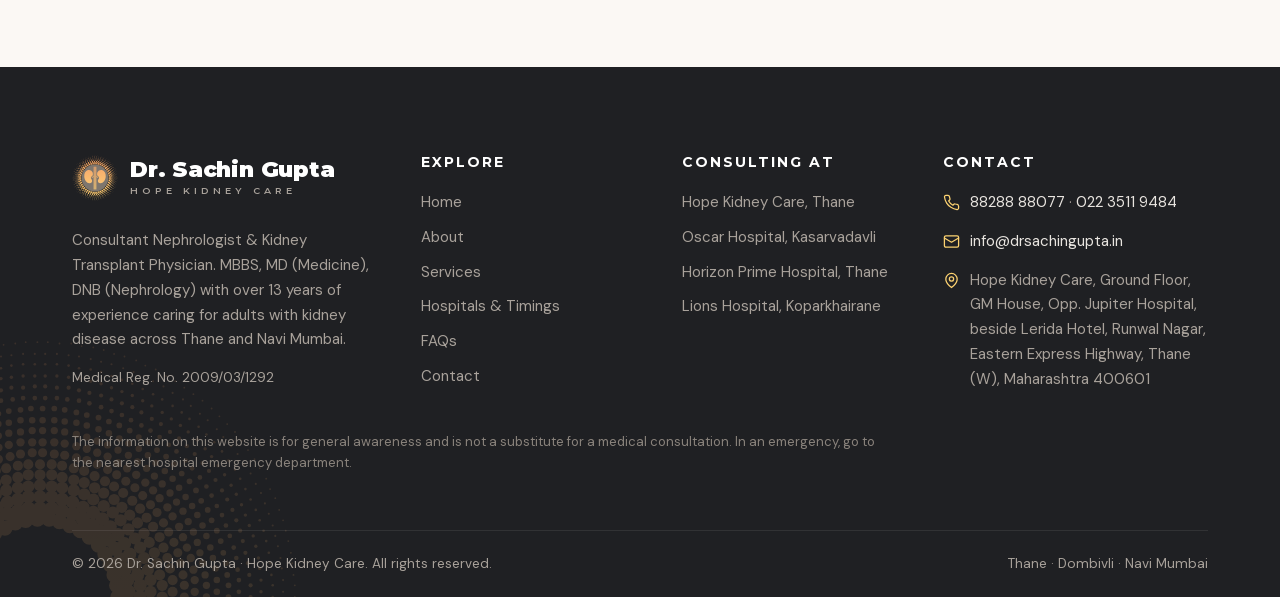
<file: about.html>
<!DOCTYPE html>
<html lang="en-IN">
<head>
  <meta charset="UTF-8">
  <meta name="viewport" content="width=device-width, initial-scale=1">
  <title>About Dr. Sachin Gupta — Nephrologist in Thane | Hope Kidney Care</title>
  <meta name="description" content="Meet Dr. Sachin Gupta, MBBS, MD (General Medicine), DNB (Nephrology) — consultant nephrologist and kidney transplant physician with 13+ years of experience in Thane.">
  <meta name="theme-color" content="#2b2c30">
  <link rel="canonical" href="https://www.drsachingupta.in/about.html">
  <link rel="icon" href="assets/img/favicon.svg" type="image/svg+xml">
  <link rel="apple-touch-icon" href="assets/img/apple-touch-icon.png">
  <meta property="og:type" content="website">
  <meta property="og:title" content="About Dr. Sachin Gupta — Nephrologist in Thane | Hope Kidney Care">
  <meta property="og:description" content="Meet Dr. Sachin Gupta, MBBS, MD (General Medicine), DNB (Nephrology) — consultant nephrologist and kidney transplant physician with 13+ years of experience in Thane.">
  <meta property="og:url" content="https://www.drsachingupta.in/about.html">
  <meta property="og:image" content="https://www.drsachingupta.in/assets/img/og-image.png">
  <meta name="twitter:card" content="summary_large_image">
  <script>document.documentElement.className="js"</script>
  <link rel="preload" href="assets/fonts/montserrat.woff2" as="font" type="font/woff2" crossorigin>
  <link rel="preload" href="assets/fonts/dm-sans.woff2" as="font" type="font/woff2" crossorigin>
  <link rel="stylesheet" href="assets/css/style.css?v=14">
  <script type="application/ld+json">{"@context": "https://schema.org", "@graph": [{"@type": "Physician", "@id": "https://www.drsachingupta.in/#doctor", "name": "Dr. Sachin Gupta", "medicalSpecialty": "Nephrology", "description": "Consultant Nephrologist & Kidney Transplant Physician in Thane — MBBS, MD (Medicine), DNB (Nephrology).", "telephone": "+918828888077", "email": "info@drsachingupta.in", "url": "https://www.drsachingupta.in", "image": "https://www.drsachingupta.in/assets/img/og-image.png", "address": {"@type": "PostalAddress", "streetAddress": "Ground Floor, GM House, Opp. Jupiter Hospital, Runwal Nagar, Eastern Express Highway", "addressLocality": "Thane", "addressRegion": "Maharashtra", "postalCode": "400601", "addressCountry": "IN"}, "memberOf": ["Indian Society of Nephrology (ISN)", "Indian Society of Organ Transplantation (ISOT)", "AVATAR"]}, {"@type": "MedicalClinic", "@id": "https://www.drsachingupta.in/#clinic", "name": "Hope Kidney Care", "telephone": "+918828888077", "address": {"@type": "PostalAddress", "streetAddress": "Ground Floor, GM House, Opp. Jupiter Hospital, Runwal Nagar, Eastern Express Highway", "addressLocality": "Thane", "addressRegion": "Maharashtra", "postalCode": "400601", "addressCountry": "IN"}, "openingHoursSpecification": [{"@type": "OpeningHoursSpecification", "dayOfWeek": ["Monday", "Tuesday", "Wednesday", "Thursday", "Friday", "Saturday"], "opens": "10:00", "closes": "11:30"}, {"@type": "OpeningHoursSpecification", "dayOfWeek": ["Monday", "Tuesday", "Wednesday", "Thursday", "Friday", "Saturday"], "opens": "20:15", "closes": "22:00"}], "medicalSpecialty": "Nephrology"}]}</script>
  <script defer src="assets/js/site.js?v=5"></script>
</head>
<body>
<svg width="0" height="0" style="position:absolute" aria-hidden="true"><symbol id="i-phone" viewBox="0 0 24 24" fill="none" stroke="currentColor" stroke-width="1.8" stroke-linecap="round" stroke-linejoin="round"><path d="M22 16.9v3a2 2 0 0 1-2.2 2 19.8 19.8 0 0 1-8.6-3.1 19.5 19.5 0 0 1-6-6A19.8 19.8 0 0 1 2.1 4.2 2 2 0 0 1 4.1 2h3a2 2 0 0 1 2 1.7c.1.9.4 1.8.7 2.7a2 2 0 0 1-.5 2.1L8 9.8a16 16 0 0 0 6 6l1.3-1.3a2 2 0 0 1 2.1-.4c.9.3 1.8.6 2.7.7a2 2 0 0 1 1.7 2z"/></symbol><symbol id="i-calendar" viewBox="0 0 24 24" fill="none" stroke="currentColor" stroke-width="1.8" stroke-linecap="round" stroke-linejoin="round"><rect x="3" y="4" width="18" height="18" rx="2"/><path d="M16 2v4M8 2v4M3 10h18M8 14h.01M12 14h.01M16 14h.01M8 18h.01M12 18h.01"/></symbol><symbol id="i-clock" viewBox="0 0 24 24" fill="none" stroke="currentColor" stroke-width="1.8" stroke-linecap="round" stroke-linejoin="round"><circle cx="12" cy="12" r="10"/><path d="M12 6v6l4 2"/></symbol><symbol id="i-pin" viewBox="0 0 24 24" fill="none" stroke="currentColor" stroke-width="1.8" stroke-linecap="round" stroke-linejoin="round"><path d="M20 10c0 6-8 12-8 12s-8-6-8-12a8 8 0 0 1 16 0z"/><circle cx="12" cy="10" r="3"/></symbol><symbol id="i-mail" viewBox="0 0 24 24" fill="none" stroke="currentColor" stroke-width="1.8" stroke-linecap="round" stroke-linejoin="round"><rect x="2" y="4" width="20" height="16" rx="2"/><path d="m22 7-10 6L2 7"/></symbol><symbol id="i-arrow" viewBox="0 0 24 24" fill="none" stroke="currentColor" stroke-width="1.8" stroke-linecap="round" stroke-linejoin="round"><path d="M5 12h14M13 5l7 7-7 7"/></symbol><symbol id="i-check" viewBox="0 0 24 24" fill="none" stroke="currentColor" stroke-width="1.8" stroke-linecap="round" stroke-linejoin="round"><path d="M20 6 9 17l-5-5"/></symbol><symbol id="i-menu" viewBox="0 0 24 24" fill="none" stroke="currentColor" stroke-width="1.8" stroke-linecap="round" stroke-linejoin="round"><path d="M4 7h16M4 12h16M4 17h10"/></symbol><symbol id="i-close" viewBox="0 0 24 24" fill="none" stroke="currentColor" stroke-width="1.8" stroke-linecap="round" stroke-linejoin="round"><path d="M18 6 6 18M6 6l12 12"/></symbol><symbol id="i-chev" viewBox="0 0 24 24" fill="none" stroke="currentColor" stroke-width="1.8" stroke-linecap="round" stroke-linejoin="round"><path d="m9 18 6-6-6-6"/></symbol><symbol id="i-kidney" viewBox="0 0 24 24" fill="none" stroke="currentColor" stroke-width="1.8" stroke-linecap="round" stroke-linejoin="round"><path d="M10 5.5C9 3.6 6.4 3 4.7 4.4 2.5 6.2 2.3 10 3.3 13.2 4.4 16.6 7.2 19.5 10 18.6c1.7-.6 2-2.5 1-3.8-.6-.8-1-1.7-.6-2.6.3-.7 1-1 1.1-1.9.2-1.6-.5-3.5-1.5-4.8z"/><path d="M14 8c2-1.7 5-1 6 1.5 1.3 3.2.2 7.8-2.7 9.6-1.5.9-3.4.4-3.8-1.1"/><path d="M11.4 11.4c1.3-.2 2.1.5 2.6 1.6v8"/></symbol><symbol id="i-droplet" viewBox="0 0 24 24" fill="none" stroke="currentColor" stroke-width="1.8" stroke-linecap="round" stroke-linejoin="round"><path d="M12 2.7s6 6.4 6 11.3a6 6 0 0 1-12 0c0-4.9 6-11.3 6-11.3z"/><path d="M9 14a3 3 0 0 0 3 3"/></symbol><symbol id="i-catheter" viewBox="0 0 24 24" fill="none" stroke="currentColor" stroke-width="1.8" stroke-linecap="round" stroke-linejoin="round"><path d="M7 3v4a5 5 0 0 0 10 0V3"/><path d="M12 12v5a4 4 0 0 0 8 0v-1"/><circle cx="20" cy="14" r="2"/><path d="M5 3h4M15 3h4"/></symbol><symbol id="i-steth" viewBox="0 0 24 24" fill="none" stroke="currentColor" stroke-width="1.8" stroke-linecap="round" stroke-linejoin="round"><path d="M4.8 2.3A.3.3 0 1 0 5 2H4a2 2 0 0 0-2 2v5a6 6 0 0 0 6 6 6 6 0 0 0 6-6V4a2 2 0 0 0-2-2h-1a.2.2 0 1 0 .3.3"/><path d="M8 15v1a6 6 0 0 0 6 6 6 6 0 0 0 6-6v-4"/><circle cx="20" cy="10" r="2"/></symbol><symbol id="i-transplant" viewBox="0 0 24 24" fill="none" stroke="currentColor" stroke-width="1.8" stroke-linecap="round" stroke-linejoin="round"><path d="M19 14c1.5-1.5 3-3.2 3-5.5A5.5 5.5 0 0 0 16.5 3c-1.8 0-3 .5-4.5 2-1.5-1.5-2.7-2-4.5-2A5.5 5.5 0 0 0 2 8.5c0 2.3 1.5 4 3 5.5l7 7z"/><path d="M12 5 9 8l2.5 2.5L14 8l2 2"/></symbol><symbol id="i-filter" viewBox="0 0 24 24" fill="none" stroke="currentColor" stroke-width="1.8" stroke-linecap="round" stroke-linejoin="round"><path d="M3 4h18l-7 8.5V19l-4 2v-8.5z"/></symbol><symbol id="i-flask" viewBox="0 0 24 24" fill="none" stroke="currentColor" stroke-width="1.8" stroke-linecap="round" stroke-linejoin="round"><path d="M9 3h6M10 3v6.5L4.6 18.4A1.7 1.7 0 0 0 6 21h12a1.7 1.7 0 0 0 1.4-2.6L14 9.5V3"/><path d="M7.5 15h9"/></symbol><symbol id="i-pulse" viewBox="0 0 24 24" fill="none" stroke="currentColor" stroke-width="1.8" stroke-linecap="round" stroke-linejoin="round"><path d="M22 12h-4l-3 9L9 3l-3 9H2"/></symbol><symbol id="i-peritoneal" viewBox="0 0 24 24" fill="none" stroke="currentColor" stroke-width="1.8" stroke-linecap="round" stroke-linejoin="round"><path d="M12 3c4.5 0 8 3.5 8 8 0 5-4 10-8 10s-8-5-8-10c0-4.5 3.5-8 8-8z"/><path d="M8 12c1.3-1 2.7-1 4 0s2.7 1 4 0M8 15.5c1.3-1 2.7-1 4 0s2.7 1 4 0"/></symbol><symbol id="i-hospital" viewBox="0 0 24 24" fill="none" stroke="currentColor" stroke-width="1.8" stroke-linecap="round" stroke-linejoin="round"><path d="M12 6v4M14 8h-4M18 22V5a2 2 0 0 0-2-2H8a2 2 0 0 0-2 2v17"/><path d="M2 22h20M4 22V12h2M20 22V12h-2M10 22v-4h4v4"/></symbol><symbol id="i-award" viewBox="0 0 24 24" fill="none" stroke="currentColor" stroke-width="1.8" stroke-linecap="round" stroke-linejoin="round"><circle cx="12" cy="8" r="6"/><path d="M15.5 12.9 17 22l-5-3-5 3 1.5-9.1"/></symbol><symbol id="i-shield" viewBox="0 0 24 24" fill="none" stroke="currentColor" stroke-width="1.8" stroke-linecap="round" stroke-linejoin="round"><path d="M12 22s8-4 8-10V5l-8-3-8 3v7c0 6 8 10 8 10z"/><path d="m9 12 2 2 4-4"/></symbol><symbol id="i-user" viewBox="0 0 24 24" fill="none" stroke="currentColor" stroke-width="1.8" stroke-linecap="round" stroke-linejoin="round"><circle cx="12" cy="8" r="4"/><path d="M4 21v-1a6 6 0 0 1 6-6h4a6 6 0 0 1 6 6v1"/></symbol><symbol id="i-alert" viewBox="0 0 24 24" fill="none" stroke="currentColor" stroke-width="1.8" stroke-linecap="round" stroke-linejoin="round"><circle cx="12" cy="12" r="10"/><path d="M12 8v4M12 16h.01"/></symbol><symbol id="i-gauge" viewBox="0 0 24 24" fill="none" stroke="currentColor" stroke-width="1.8" stroke-linecap="round" stroke-linejoin="round"><path d="M12 14 15.5 10.5"/><path d="M3.3 19a10 10 0 1 1 17.4 0"/></symbol><symbol id="i-sugar" viewBox="0 0 24 24" fill="none" stroke="currentColor" stroke-width="1.8" stroke-linecap="round" stroke-linejoin="round"><path d="M12 2 4 7v10l8 5 8-5V7z"/><path d="M12 22V12M20 7l-8 5-8-5"/></symbol><symbol id="i-eye" viewBox="0 0 24 24" fill="none" stroke="currentColor" stroke-width="1.8" stroke-linecap="round" stroke-linejoin="round"><path d="M2 12s3.5-7 10-7 10 7 10 7-3.5 7-10 7S2 12 2 12z"/><circle cx="12" cy="12" r="3"/></symbol><symbol id="i-swell" viewBox="0 0 24 24" fill="none" stroke="currentColor" stroke-width="1.8" stroke-linecap="round" stroke-linejoin="round"><path d="M7 3v8a5 5 0 0 0 10 0V3"/><path d="M5 21c2-1.5 4-1.5 7 0s5 1.5 7 0"/></symbol><symbol id="i-tired" viewBox="0 0 24 24" fill="none" stroke="currentColor" stroke-width="1.8" stroke-linecap="round" stroke-linejoin="round"><path d="M12 3a9 9 0 1 0 9 9 7 7 0 0 1-9-9z"/></symbol><symbol id="i-foam" viewBox="0 0 24 24" fill="none" stroke="currentColor" stroke-width="1.8" stroke-linecap="round" stroke-linejoin="round"><circle cx="8" cy="9" r="3"/><circle cx="15.5" cy="7.5" r="2.5"/><circle cx="14" cy="15" r="4"/><circle cx="6.5" cy="16.5" r="2"/></symbol><symbol id="i-quote" viewBox="0 0 24 24" fill="none" stroke="currentColor" stroke-width="1.8" stroke-linecap="round" stroke-linejoin="round"><path d="M3 21c3 0 7-1 7-8V5H3v7h4c0 4-2 6-4 6zM14 21c3 0 7-1 7-8V5h-7v7h4c0 4-2 6-4 6z"/></symbol><symbol id="i-heart" viewBox="0 0 24 24" fill="none" stroke="currentColor" stroke-width="1.8" stroke-linecap="round" stroke-linejoin="round"><path d="M19 14c1.5-1.5 3-3.2 3-5.5A5.5 5.5 0 0 0 16.5 3c-1.8 0-3 .5-4.5 2-1.5-1.5-2.7-2-4.5-2A5.5 5.5 0 0 0 2 8.5c0 2.3 1.5 4 3 5.5l7 7z"/></symbol><symbol id="i-chat" viewBox="0 0 24 24" fill="none" stroke="currentColor" stroke-width="1.8" stroke-linecap="round" stroke-linejoin="round"><path d="M21 11.5a8.4 8.4 0 0 1-9 8.4 8.6 8.6 0 0 1-3.8-.9L3 21l1.9-5.7a8.4 8.4 0 0 1-.9-3.8 8.5 8.5 0 0 1 8.5-8.5 8.4 8.4 0 0 1 8.5 8.5z"/></symbol><symbol id="i-book" viewBox="0 0 24 24" fill="none" stroke="currentColor" stroke-width="1.8" stroke-linecap="round" stroke-linejoin="round"><path d="M2 4h6a4 4 0 0 1 4 4v13a3 3 0 0 0-3-3H2zM22 4h-6a4 4 0 0 0-4 4v13a3 3 0 0 1 3-3h7z"/></symbol><symbol id="i-grad" viewBox="0 0 24 24" fill="none" stroke="currentColor" stroke-width="1.8" stroke-linecap="round" stroke-linejoin="round"><path d="M22 10 12 5 2 10l10 5 10-5z"/><path d="M6 12v5c3 2 9 2 12 0v-5M22 10v6"/></symbol><symbol id="i-wa" viewBox="0 0 24 24"><path fill="currentColor" stroke="none" d="M17.5 14.4c-.3-.1-1.8-.9-2-1-.3-.1-.5-.1-.7.1-.2.3-.8 1-.9 1.2-.2.2-.3.2-.6.1-.3-.1-1.3-.5-2.4-1.5-.9-.8-1.5-1.8-1.7-2.1-.2-.3 0-.5.1-.6l.4-.5c.2-.2.2-.3.3-.5.1-.2 0-.4 0-.5l-.9-2.2c-.2-.6-.5-.5-.7-.5h-.6c-.2 0-.5.1-.8.4-.3.3-1 1-1 2.5s1.1 2.9 1.2 3.1c.1.2 2.1 3.2 5.1 4.5.7.3 1.3.5 1.7.6.7.2 1.4.2 1.9.1.6-.1 1.8-.7 2-1.4.2-.7.2-1.3.2-1.4-.1-.2-.3-.3-.6-.4zM12 21.8c-1.8 0-3.5-.5-5-1.4l-.4-.2-3.7 1 1-3.6-.2-.4A9.8 9.8 0 1 1 12 21.8zM20.5 3.5A11.8 11.8 0 0 0 1.9 17.7L.2 24l6.4-1.7a11.8 11.8 0 0 0 5.6 1.4C18.8 23.7 24 18.4 24 11.9c0-3.2-1.2-6.1-3.5-8.4z"/></symbol></svg>
<a class="skip-link" href="#main">Skip to content</a>

<div class="topbar">
  <div class="container">
    <div class="topbar__items">
      <span class="topbar__item"><svg aria-hidden="true"><use href="#i-clock"/></svg> Hope Kidney Care · Mon–Sat, 10–11:30 AM &amp; 8:15–10 PM</span>
      <span class="topbar__item topbar__hide-sm"><svg aria-hidden="true"><use href="#i-pin"/></svg> Runwal Nagar, Thane (W)</span>
    </div>
    <div class="topbar__items">
      <a class="topbar__item" href="tel:+918828888077"><svg aria-hidden="true"><use href="#i-phone"/></svg> 88288 88077</a>
      <a class="topbar__item topbar__hide-sm" href="mailto:info@drsachingupta.in"><svg aria-hidden="true"><use href="#i-mail"/></svg> info@drsachingupta.in</a>
    </div>
  </div>
</div>
<header class="site-header">
  <div class="container">
    <a class="brand" href="index.html" aria-label="Hope Kidney Care — Dr. Sachin Gupta, home">
      <img class="brand__mark" src="assets/img/emblem.svg" alt="" width="46" height="46" decoding="async">
      <span class="brand__text"><span class="brand__word">Dr. Sachin Gupta</span><span class="brand__sub">Hope Kidney Care</span></span>
    </a>
    <nav class="nav" aria-label="Main"><a href="index.html">Home</a><a href="about.html" aria-current="page">About</a><a href="services.html">Services</a><a href="hospitals.html">Hospitals &amp; Timings</a><a href="faq.html">FAQs</a><a href="contact.html">Contact</a></nav>
    <div class="header-cta">
      <a class="btn btn--ghost btn--sm" href="tel:+918828888077"><svg aria-hidden="true"><use href="#i-phone"/></svg> Call</a>
      <a class="btn btn--primary btn--sm" href="contact.html#book"><svg aria-hidden="true"><use href="#i-calendar"/></svg> Book appointment</a>
      <button class="menu-toggle" type="button" aria-label="Open menu" aria-controls="drawer" aria-expanded="false"><svg aria-hidden="true"><use href="#i-menu"/></svg></button>
    </div>
  </div>
</header>
<div class="drawer" id="drawer" aria-hidden="true">
  <div class="drawer__scrim" data-close></div>
  <div class="drawer__panel" role="dialog" aria-modal="true" aria-label="Menu">
    <div class="drawer__head"><a class="brand" href="index.html" aria-label="Hope Kidney Care — Dr. Sachin Gupta, home">
      <img class="brand__mark" src="assets/img/emblem.svg" alt="" width="46" height="46" decoding="async">
      <span class="brand__text"><span class="brand__word">Dr. Sachin Gupta</span><span class="brand__sub">Hope Kidney Care</span></span>
    </a><button class="menu-toggle" style="display:inline-flex" type="button" aria-label="Close menu" data-close><svg aria-hidden="true"><use href="#i-close"/></svg></button></div>
    <nav aria-label="Mobile"><a href="index.html">Home<svg aria-hidden="true"><use href="#i-chev"/></svg></a><a href="about.html" aria-current="page">About<svg aria-hidden="true"><use href="#i-chev"/></svg></a><a href="services.html">Services<svg aria-hidden="true"><use href="#i-chev"/></svg></a><a href="hospitals.html">Hospitals &amp; Timings<svg aria-hidden="true"><use href="#i-chev"/></svg></a><a href="faq.html">FAQs<svg aria-hidden="true"><use href="#i-chev"/></svg></a><a href="contact.html">Contact<svg aria-hidden="true"><use href="#i-chev"/></svg></a></nav>
    <div class="drawer__contact">
      <a class="btn btn--primary" href="contact.html#book"><svg aria-hidden="true"><use href="#i-calendar"/></svg> Book appointment</a>
      <a class="btn btn--ghost" href="tel:+918828888077"><svg aria-hidden="true"><use href="#i-phone"/></svg> 88288 88077</a>
    </div>
  </div>
</div>
<main id="main">

<section class="page-hero">
  <span class="halftone"></span>
  <div class="container">
    <div class="crumbs"><a href="index.html">Home</a><svg aria-hidden="true"><use href="#i-chev"/></svg><span aria-current="page">About</span></div>
    <span class="eyebrow">About Dr. Sachin Gupta</span>
    <h1>Specialist kidney care, built on <span class="text-sun">13+ years</span> of practice.</h1>
    <p class="lead">Consultant Nephrologist &amp; Kidney Transplant Physician, and founder of Hope Kidney Care in Thane.</p>
  </div>
</section>
<section class="section" style="padding-top:0">
  <div class="container split split--wide-left">
    <div class="reveal">
      <h2>Medicine first. Then the kidneys.</h2>
      <p class="lead">Dr. Sachin Gupta trained in general medicine before specialising in nephrology. That background shapes how he practises: kidney disease is treated alongside the blood pressure, diabetes, heart health and everyday routines that affect it.</p>
      <p>Over more than 13 years, Dr. Gupta has cared for adults at every stage of kidney disease — from an unexpected creatinine report to long-term dialysis and kidney transplantation. He consults at his own clinic, Hope Kidney Care in Thane, and is attached to seven hospitals across Thane, Dombivli and Navi Mumbai, which allows him to follow patients from OPD to ward to dialysis unit.</p>
      <p>His areas of focus include chronic kidney disease, haemodialysis and peritoneal dialysis, acute kidney injury, glomerular diseases, electrolyte disorders and kidney transplantation.</p>
    </div>
    <div class="profile-card reveal" style="--d:.1s">
      <span class="halftone halftone--gold"></span>
      <img class="profile-card__mark" src="assets/img/emblem.svg" alt="" width="74" height="74" loading="lazy" decoding="async">
      <div class="profile-card__name">Dr. Sachin Gupta</div>
      <div class="profile-card__role">MBBS, MD (Medicine), DNB (Nephrology)</div>
      <dl>
        <div><dt>Role</dt><dd>Consultant Nephrologist &amp; Kidney Transplant Physician</dd></div>
        <div><dt>Clinic</dt><dd>Hope Kidney Care, Thane</dd></div>
        <div><dt>Experience</dt><dd>13+ years</dd></div>
        <div><dt>Patients</dt><dd>Adults</dd></div>
        <div><dt>Reg. No.</dt><dd>2009/03/1292</dd></div>
      </dl>
    </div>
  </div>
</section>

<section class="section section--white">
  <div class="container split">
    <div class="reveal">
      <span class="eyebrow">Qualifications</span>
      <h2>Education &amp; training</h2>
      <p class="lead">A full medical foundation, followed by national board certification in nephrology.</p>
    </div>
    <div class="timeline reveal" style="--d:.1s">
      <div class="tl"><span class="tl__tag">Super-speciality</span><h3>DNB — Nephrology</h3><p>Diplomate of National Board in Nephrology: dialysis, transplantation, glomerular and critical-care nephrology.</p></div>
      <div class="tl"><span class="tl__tag">Post-graduation</span><h3>MD — General Medicine</h3><p>Internal medicine training covering diabetes, hypertension, cardiac and critical-care medicine.</p></div>
      <div class="tl"><span class="tl__tag">Graduation</span><h3>MBBS</h3><p>Bachelor of Medicine and Bachelor of Surgery.</p></div>
    </div>
  </div>
</section>

<section class="section">
  <div class="container">
    <div class="section-head reveal">
      <span class="eyebrow">Approach to care</span>
      <h2>How Dr. Gupta looks after patients</h2>
    </div>
    <div class="grid grid--3">
      <article class="card reveal"><div class="card__icon"><svg aria-hidden="true"><use href="#i-chat"/></svg></div><h3>Explain, then decide</h3><p>Every report and option is explained clearly, so patients and families can take part in each decision.</p></article>
      <article class="card reveal" style="--d:.06s"><div class="card__icon"><svg aria-hidden="true"><use href="#i-shield"/></svg></div><h3>Protect what's left</h3><p>Early, steady control of blood pressure, sugar, diet and medicines to preserve kidney function for as long as possible.</p></article>
      <article class="card reveal" style="--d:.12s"><div class="card__icon"><svg aria-hidden="true"><use href="#i-calendar"/></svg></div><h3>Plan ahead</h3><p>When dialysis or transplant may be needed, planning starts early — so the next step is calm, not an emergency.</p></article>
    </div>
    <div class="quote reveal" style="margin-top:28px">
      <svg class="quote__mark" aria-hidden="true"><use href="#i-quote"/></svg>
      <blockquote>Kidney disease is a long journey. No patient should walk it without a plan — or without hope.</blockquote>
      <cite>— The Hope Kidney Care promise</cite>
    </div>
  </div>
</section>

<section class="section section--tint">
  <div class="container">
    <div class="section-head reveal">
      <span class="eyebrow">Hospital associations</span>
      <h2>Attached to seven hospitals</h2>
      <p class="lead">Admissions, dialysis and transplant care are coordinated with these hospitals across Thane, Dombivli and Navi Mumbai.</p>
    </div>
    <div class="hospitals">
      <div class="hospital reveal" style="--d:0.00s"><div class="hospital__icon"><svg aria-hidden="true"><use href="#i-hospital"/></svg></div><div><strong>Horizon Prime Hospital</strong><span>Thane</span></div></div><div class="hospital reveal" style="--d:0.04s"><div class="hospital__icon"><svg aria-hidden="true"><use href="#i-hospital"/></svg></div><div><strong>Jupiter Hospital</strong><span>Thane</span></div></div><div class="hospital reveal" style="--d:0.08s"><div class="hospital__icon"><svg aria-hidden="true"><use href="#i-hospital"/></svg></div><div><strong>Nector Hospital</strong><span>Thane region</span></div></div><div class="hospital reveal" style="--d:0.12s"><div class="hospital__icon"><svg aria-hidden="true"><use href="#i-hospital"/></svg></div><div><strong>Lakecity Hospital</strong><span>Thane</span></div></div><div class="hospital reveal" style="--d:0.16s"><div class="hospital__icon"><svg aria-hidden="true"><use href="#i-hospital"/></svg></div><div><strong>Oscar Hospital</strong><span>Kasarvadavli, Thane</span></div></div><div class="hospital reveal" style="--d:0.20s"><div class="hospital__icon"><svg aria-hidden="true"><use href="#i-hospital"/></svg></div><div><strong>Siddhivinayak Hospital</strong><span>Thane</span></div></div><div class="hospital reveal" style="--d:0.24s"><div class="hospital__icon"><svg aria-hidden="true"><use href="#i-hospital"/></svg></div><div><strong>Lions Hospital</strong><span>Koparkhairane, Navi Mumbai</span></div></div>
    </div>
  </div>
</section>

<section class="section section--dark">
  <div class="container">
    <div class="section-head reveal"><span class="eyebrow">Memberships</span><h2>Professional memberships</h2></div>
    <div class="badges">
      <div class="member reveal" style="--d:0.00s"><div class="member__seal">ISN</div><div><strong>Indian Society of Nephrology</strong><span>Life Member · ISN India</span></div></div><div class="member reveal" style="--d:0.06s"><div class="member__seal">ISOT</div><div><strong>Indian Society of Organ Transplantation</strong><span>Life Member</span></div></div><div class="member reveal" style="--d:0.12s"><div class="member__seal member__seal--long">AVATAR</div><div><strong>AVATAR</strong><span>Life Member</span></div></div>
    </div>
  </div>
</section>

<section class="section" aria-label="Book a consultation">
  <div class="container">
    <div class="cta reveal">
      <span class="halftone halftone--gold"></span>
      <div>
        <span class="eyebrow">Book a consultation</span>
        <h2>Kidney care that starts with a conversation.</h2>
        <p>Call the clinic to fix a time at Hope Kidney Care or at any of Dr. Gupta's hospital OPDs. Bring your latest reports and your current list of medicines.</p>
      </div>
      <div class="cta__actions">
        <a class="cta__phone" href="tel:+918828888077"><small>Clinic appointments</small>88288 88077</a>
        <a class="btn btn--sun" href="contact.html#book"><svg aria-hidden="true"><use href="#i-calendar"/></svg> Request an appointment</a>
        <a class="btn btn--light" href="https://wa.me/918828888077?text=Hello%20Dr.%20Sachin%20Gupta%2C%20I%20would%20like%20to%20book%20a%20consultation." target="_blank" rel="noopener"><svg aria-hidden="true"><use href="#i-wa"/></svg> WhatsApp the clinic</a>
      </div>
    </div>
  </div>
</section>
</main>
<footer class="site-footer">
  <span class="halftone"></span>
  <div class="container">
    <div class="footer-grid">
      <div>
        <a class="brand" href="index.html" aria-label="Hope Kidney Care — Dr. Sachin Gupta, home">
      <img class="brand__mark" src="assets/img/emblem.svg" alt="" width="46" height="46" decoding="async">
      <span class="brand__text"><span class="brand__word">Dr. Sachin Gupta</span><span class="brand__sub">Hope Kidney Care</span></span>
    </a>
        <p class="footer-about">Consultant Nephrologist &amp; Kidney Transplant Physician. MBBS, MD (Medicine), DNB (Nephrology) with over 13 years of experience caring for adults with kidney disease across Thane and Navi Mumbai.</p>
        <p style="font-size:13.5px">Medical Reg. No. 2009/03/1292</p>
      </div>
      <div>
        <h4>Explore</h4>
        <nav class="footer-links" aria-label="Footer"><a href="index.html">Home</a><a href="about.html">About</a><a href="services.html">Services</a><a href="hospitals.html">Hospitals &amp; Timings</a><a href="faq.html">FAQs</a><a href="contact.html">Contact</a></nav>
      </div>
      <div>
        <h4>Consulting at</h4>
        <ul class="footer-links">
          <li><a href="hospitals.html#hope">Hope Kidney Care, Thane</a></li>
          <li><a href="hospitals.html#oscar">Oscar Hospital, Kasarvadavli</a></li>
          <li><a href="hospitals.html#horizon-prime">Horizon Prime Hospital, Thane</a></li>
          <li><a href="hospitals.html#lions">Lions Hospital, Koparkhairane</a></li>
        </ul>
      </div>
      <div>
        <h4>Contact</h4>
        <div class="footer-contact">
          <div><svg aria-hidden="true"><use href="#i-phone"/></svg><span><a href="tel:+918828888077">88288 88077</a> · <a href="tel:+912235119484">022 3511 9484</a></span></div>
          <div><svg aria-hidden="true"><use href="#i-mail"/></svg><a href="mailto:info@drsachingupta.in">info@drsachingupta.in</a></div>
          <div><svg aria-hidden="true"><use href="#i-pin"/></svg><span>Hope Kidney Care, Ground Floor, GM House, Opp. Jupiter Hospital, beside Lerida Hotel, Runwal Nagar, Eastern Express Highway, Thane (W), Maharashtra 400601</span></div>
        </div>
      </div>
    </div>
    <p class="disclaimer">The information on this website is for general awareness and is not a substitute for a medical consultation. In an emergency, go to the nearest hospital emergency department.</p>
    <div class="footer-bottom">
      <span>© <span data-year>2026</span> Dr. Sachin Gupta · Hope Kidney Care. All rights reserved.</span>
      <span>Thane · Dombivli · Navi Mumbai</span>
    </div>
  </div>
</footer>
<div class="fab">
  <a class="fab__wa" href="https://wa.me/918828888077?text=Hello%20Dr.%20Sachin%20Gupta%2C%20I%20would%20like%20to%20book%20a%20consultation." target="_blank" rel="noopener" aria-label="Chat on WhatsApp"><svg aria-hidden="true"><use href="#i-wa"/></svg></a>
  <a class="fab__call" href="tel:+918828888077" aria-label="Call the clinic"><svg aria-hidden="true"><use href="#i-phone"/></svg></a>
</div>
<nav class="mobile-bar" aria-label="Quick actions">
  <a class="mb-call" href="tel:+918828888077"><svg aria-hidden="true"><use href="#i-phone"/></svg> Call</a>
  <a class="mb-wa" href="https://wa.me/918828888077?text=Hello%20Dr.%20Sachin%20Gupta%2C%20I%20would%20like%20to%20book%20a%20consultation." target="_blank" rel="noopener"><svg aria-hidden="true"><use href="#i-wa"/></svg> WhatsApp</a>
  <a class="mb-book" href="contact.html#book"><svg aria-hidden="true"><use href="#i-calendar"/></svg> Book</a>
</nav>
</body>
</html>
</file>
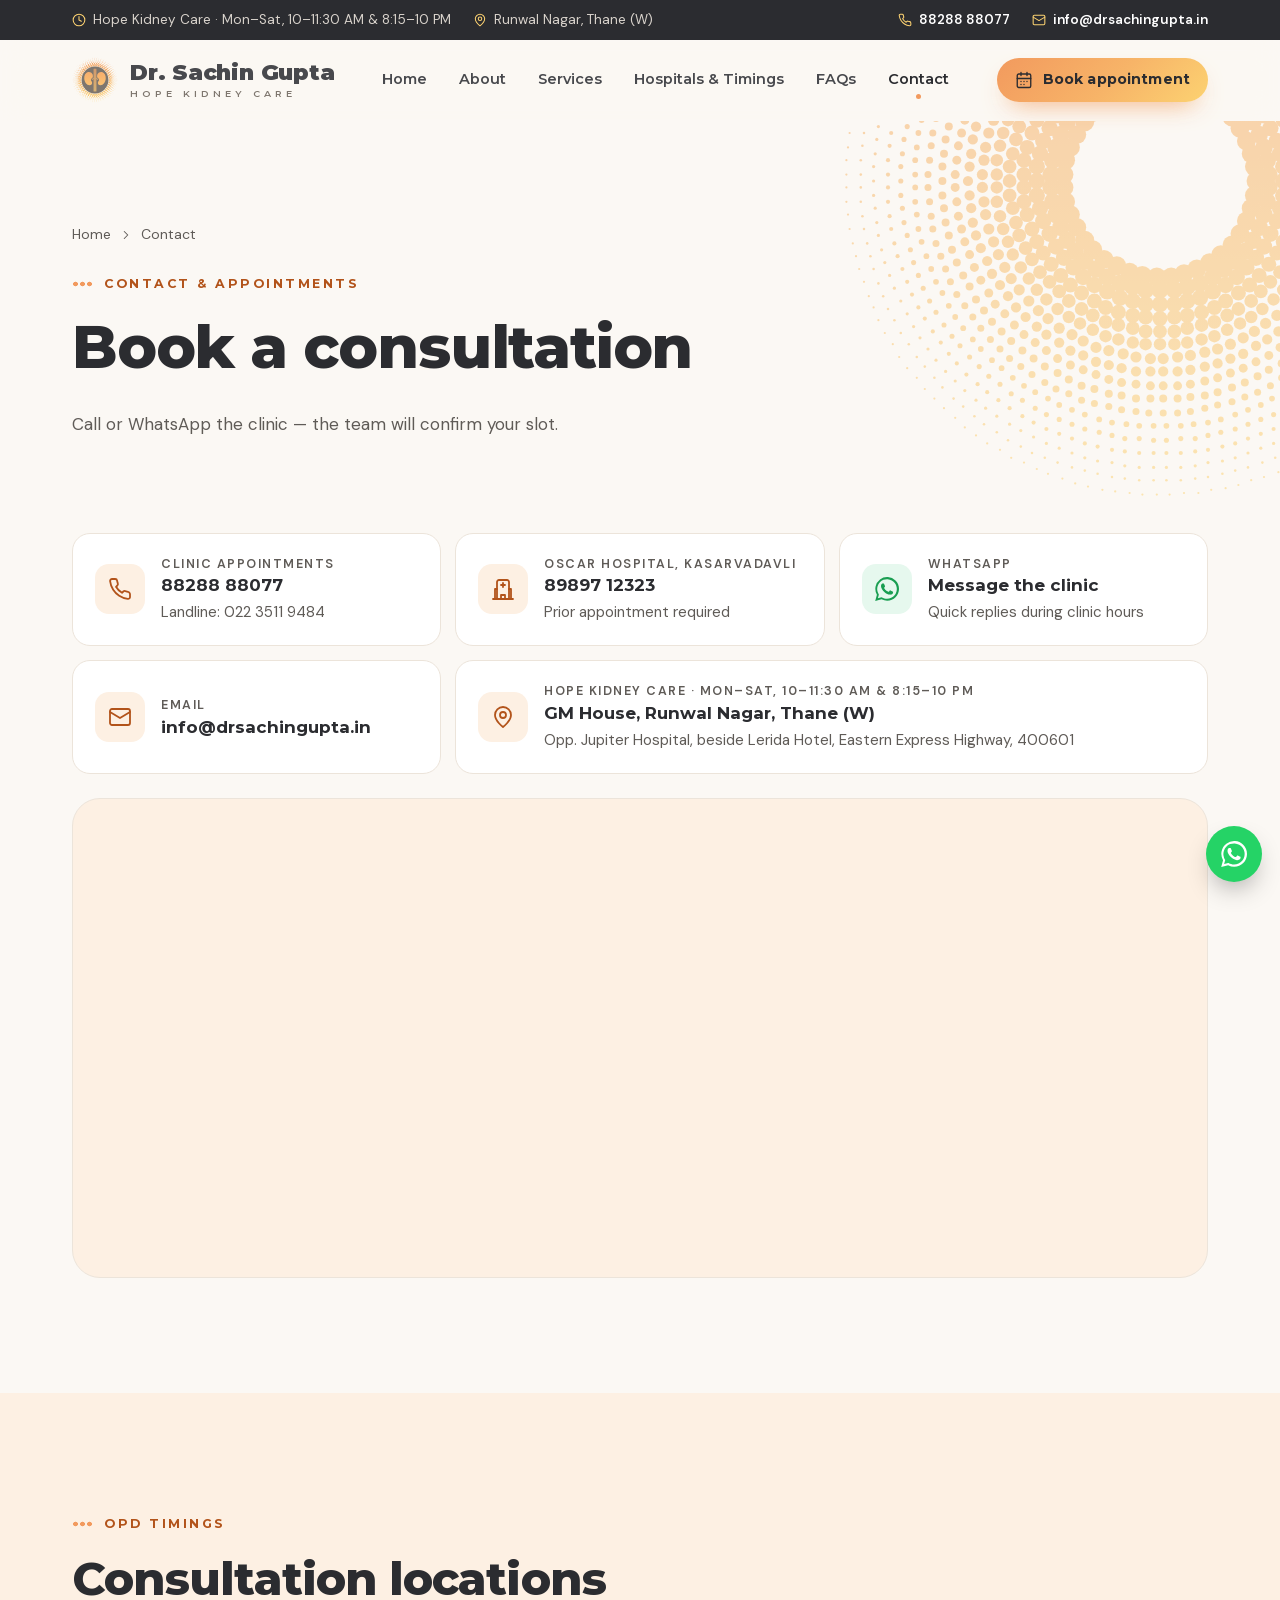
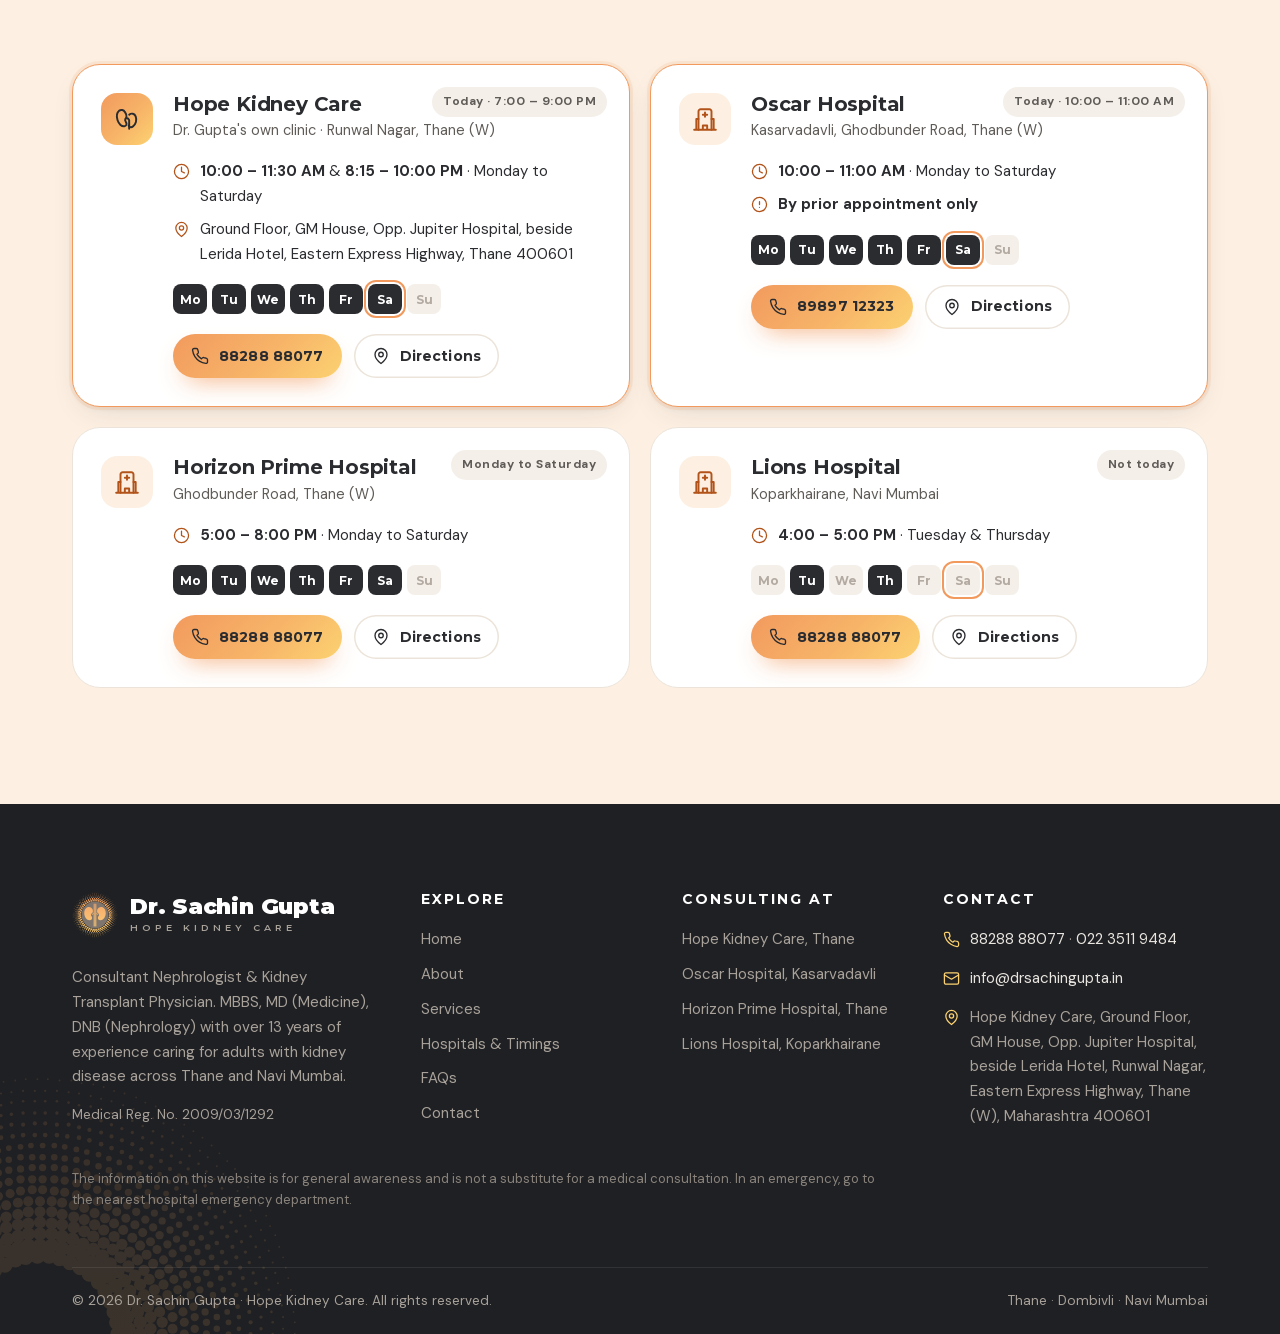
<file: contact.html>
<!DOCTYPE html>
<html lang="en-IN">
<head>
  <meta charset="UTF-8">
  <meta name="viewport" content="width=device-width, initial-scale=1">
  <title>Contact &amp; Book Appointment — Dr. Sachin Gupta, Hope Kidney Care Thane</title>
  <meta name="description" content="Book an appointment with Dr. Sachin Gupta, nephrologist in Thane. Call 88288 88077 or visit Hope Kidney Care, GM House, Runwal Nagar, Thane (W).">
  <meta name="theme-color" content="#2b2c30">
  <link rel="canonical" href="https://www.drsachingupta.in/contact.html">
  <link rel="icon" href="assets/img/favicon.svg" type="image/svg+xml">
  <link rel="apple-touch-icon" href="assets/img/apple-touch-icon.png">
  <meta property="og:type" content="website">
  <meta property="og:title" content="Contact &amp; Book Appointment — Dr. Sachin Gupta, Hope Kidney Care Thane">
  <meta property="og:description" content="Book an appointment with Dr. Sachin Gupta, nephrologist in Thane. Call 88288 88077 or visit Hope Kidney Care, GM House, Runwal Nagar, Thane (W).">
  <meta property="og:url" content="https://www.drsachingupta.in/contact.html">
  <meta property="og:image" content="https://www.drsachingupta.in/assets/img/og-image.png">
  <meta name="twitter:card" content="summary_large_image">
  <script>document.documentElement.className="js"</script>
  <link rel="preload" href="assets/fonts/montserrat.woff2" as="font" type="font/woff2" crossorigin>
  <link rel="preload" href="assets/fonts/dm-sans.woff2" as="font" type="font/woff2" crossorigin>
  <link rel="stylesheet" href="assets/css/style.css?v=14">
  <script type="application/ld+json">{"@context": "https://schema.org", "@graph": [{"@type": "Physician", "@id": "https://www.drsachingupta.in/#doctor", "name": "Dr. Sachin Gupta", "medicalSpecialty": "Nephrology", "description": "Consultant Nephrologist & Kidney Transplant Physician in Thane — MBBS, MD (Medicine), DNB (Nephrology).", "telephone": "+918828888077", "email": "info@drsachingupta.in", "url": "https://www.drsachingupta.in", "image": "https://www.drsachingupta.in/assets/img/og-image.png", "address": {"@type": "PostalAddress", "streetAddress": "Ground Floor, GM House, Opp. Jupiter Hospital, Runwal Nagar, Eastern Express Highway", "addressLocality": "Thane", "addressRegion": "Maharashtra", "postalCode": "400601", "addressCountry": "IN"}, "memberOf": ["Indian Society of Nephrology (ISN)", "Indian Society of Organ Transplantation (ISOT)", "AVATAR"]}, {"@type": "MedicalClinic", "@id": "https://www.drsachingupta.in/#clinic", "name": "Hope Kidney Care", "telephone": "+918828888077", "address": {"@type": "PostalAddress", "streetAddress": "Ground Floor, GM House, Opp. Jupiter Hospital, Runwal Nagar, Eastern Express Highway", "addressLocality": "Thane", "addressRegion": "Maharashtra", "postalCode": "400601", "addressCountry": "IN"}, "openingHoursSpecification": [{"@type": "OpeningHoursSpecification", "dayOfWeek": ["Monday", "Tuesday", "Wednesday", "Thursday", "Friday", "Saturday"], "opens": "10:00", "closes": "11:30"}, {"@type": "OpeningHoursSpecification", "dayOfWeek": ["Monday", "Tuesday", "Wednesday", "Thursday", "Friday", "Saturday"], "opens": "20:15", "closes": "22:00"}], "medicalSpecialty": "Nephrology"}]}</script>
  <script defer src="assets/js/site.js?v=5"></script>
</head>
<body>
<svg width="0" height="0" style="position:absolute" aria-hidden="true"><symbol id="i-phone" viewBox="0 0 24 24" fill="none" stroke="currentColor" stroke-width="1.8" stroke-linecap="round" stroke-linejoin="round"><path d="M22 16.9v3a2 2 0 0 1-2.2 2 19.8 19.8 0 0 1-8.6-3.1 19.5 19.5 0 0 1-6-6A19.8 19.8 0 0 1 2.1 4.2 2 2 0 0 1 4.1 2h3a2 2 0 0 1 2 1.7c.1.9.4 1.8.7 2.7a2 2 0 0 1-.5 2.1L8 9.8a16 16 0 0 0 6 6l1.3-1.3a2 2 0 0 1 2.1-.4c.9.3 1.8.6 2.7.7a2 2 0 0 1 1.7 2z"/></symbol><symbol id="i-calendar" viewBox="0 0 24 24" fill="none" stroke="currentColor" stroke-width="1.8" stroke-linecap="round" stroke-linejoin="round"><rect x="3" y="4" width="18" height="18" rx="2"/><path d="M16 2v4M8 2v4M3 10h18M8 14h.01M12 14h.01M16 14h.01M8 18h.01M12 18h.01"/></symbol><symbol id="i-clock" viewBox="0 0 24 24" fill="none" stroke="currentColor" stroke-width="1.8" stroke-linecap="round" stroke-linejoin="round"><circle cx="12" cy="12" r="10"/><path d="M12 6v6l4 2"/></symbol><symbol id="i-pin" viewBox="0 0 24 24" fill="none" stroke="currentColor" stroke-width="1.8" stroke-linecap="round" stroke-linejoin="round"><path d="M20 10c0 6-8 12-8 12s-8-6-8-12a8 8 0 0 1 16 0z"/><circle cx="12" cy="10" r="3"/></symbol><symbol id="i-mail" viewBox="0 0 24 24" fill="none" stroke="currentColor" stroke-width="1.8" stroke-linecap="round" stroke-linejoin="round"><rect x="2" y="4" width="20" height="16" rx="2"/><path d="m22 7-10 6L2 7"/></symbol><symbol id="i-arrow" viewBox="0 0 24 24" fill="none" stroke="currentColor" stroke-width="1.8" stroke-linecap="round" stroke-linejoin="round"><path d="M5 12h14M13 5l7 7-7 7"/></symbol><symbol id="i-check" viewBox="0 0 24 24" fill="none" stroke="currentColor" stroke-width="1.8" stroke-linecap="round" stroke-linejoin="round"><path d="M20 6 9 17l-5-5"/></symbol><symbol id="i-menu" viewBox="0 0 24 24" fill="none" stroke="currentColor" stroke-width="1.8" stroke-linecap="round" stroke-linejoin="round"><path d="M4 7h16M4 12h16M4 17h10"/></symbol><symbol id="i-close" viewBox="0 0 24 24" fill="none" stroke="currentColor" stroke-width="1.8" stroke-linecap="round" stroke-linejoin="round"><path d="M18 6 6 18M6 6l12 12"/></symbol><symbol id="i-chev" viewBox="0 0 24 24" fill="none" stroke="currentColor" stroke-width="1.8" stroke-linecap="round" stroke-linejoin="round"><path d="m9 18 6-6-6-6"/></symbol><symbol id="i-kidney" viewBox="0 0 24 24" fill="none" stroke="currentColor" stroke-width="1.8" stroke-linecap="round" stroke-linejoin="round"><path d="M10 5.5C9 3.6 6.4 3 4.7 4.4 2.5 6.2 2.3 10 3.3 13.2 4.4 16.6 7.2 19.5 10 18.6c1.7-.6 2-2.5 1-3.8-.6-.8-1-1.7-.6-2.6.3-.7 1-1 1.1-1.9.2-1.6-.5-3.5-1.5-4.8z"/><path d="M14 8c2-1.7 5-1 6 1.5 1.3 3.2.2 7.8-2.7 9.6-1.5.9-3.4.4-3.8-1.1"/><path d="M11.4 11.4c1.3-.2 2.1.5 2.6 1.6v8"/></symbol><symbol id="i-droplet" viewBox="0 0 24 24" fill="none" stroke="currentColor" stroke-width="1.8" stroke-linecap="round" stroke-linejoin="round"><path d="M12 2.7s6 6.4 6 11.3a6 6 0 0 1-12 0c0-4.9 6-11.3 6-11.3z"/><path d="M9 14a3 3 0 0 0 3 3"/></symbol><symbol id="i-catheter" viewBox="0 0 24 24" fill="none" stroke="currentColor" stroke-width="1.8" stroke-linecap="round" stroke-linejoin="round"><path d="M7 3v4a5 5 0 0 0 10 0V3"/><path d="M12 12v5a4 4 0 0 0 8 0v-1"/><circle cx="20" cy="14" r="2"/><path d="M5 3h4M15 3h4"/></symbol><symbol id="i-steth" viewBox="0 0 24 24" fill="none" stroke="currentColor" stroke-width="1.8" stroke-linecap="round" stroke-linejoin="round"><path d="M4.8 2.3A.3.3 0 1 0 5 2H4a2 2 0 0 0-2 2v5a6 6 0 0 0 6 6 6 6 0 0 0 6-6V4a2 2 0 0 0-2-2h-1a.2.2 0 1 0 .3.3"/><path d="M8 15v1a6 6 0 0 0 6 6 6 6 0 0 0 6-6v-4"/><circle cx="20" cy="10" r="2"/></symbol><symbol id="i-transplant" viewBox="0 0 24 24" fill="none" stroke="currentColor" stroke-width="1.8" stroke-linecap="round" stroke-linejoin="round"><path d="M19 14c1.5-1.5 3-3.2 3-5.5A5.5 5.5 0 0 0 16.5 3c-1.8 0-3 .5-4.5 2-1.5-1.5-2.7-2-4.5-2A5.5 5.5 0 0 0 2 8.5c0 2.3 1.5 4 3 5.5l7 7z"/><path d="M12 5 9 8l2.5 2.5L14 8l2 2"/></symbol><symbol id="i-filter" viewBox="0 0 24 24" fill="none" stroke="currentColor" stroke-width="1.8" stroke-linecap="round" stroke-linejoin="round"><path d="M3 4h18l-7 8.5V19l-4 2v-8.5z"/></symbol><symbol id="i-flask" viewBox="0 0 24 24" fill="none" stroke="currentColor" stroke-width="1.8" stroke-linecap="round" stroke-linejoin="round"><path d="M9 3h6M10 3v6.5L4.6 18.4A1.7 1.7 0 0 0 6 21h12a1.7 1.7 0 0 0 1.4-2.6L14 9.5V3"/><path d="M7.5 15h9"/></symbol><symbol id="i-pulse" viewBox="0 0 24 24" fill="none" stroke="currentColor" stroke-width="1.8" stroke-linecap="round" stroke-linejoin="round"><path d="M22 12h-4l-3 9L9 3l-3 9H2"/></symbol><symbol id="i-peritoneal" viewBox="0 0 24 24" fill="none" stroke="currentColor" stroke-width="1.8" stroke-linecap="round" stroke-linejoin="round"><path d="M12 3c4.5 0 8 3.5 8 8 0 5-4 10-8 10s-8-5-8-10c0-4.5 3.5-8 8-8z"/><path d="M8 12c1.3-1 2.7-1 4 0s2.7 1 4 0M8 15.5c1.3-1 2.7-1 4 0s2.7 1 4 0"/></symbol><symbol id="i-hospital" viewBox="0 0 24 24" fill="none" stroke="currentColor" stroke-width="1.8" stroke-linecap="round" stroke-linejoin="round"><path d="M12 6v4M14 8h-4M18 22V5a2 2 0 0 0-2-2H8a2 2 0 0 0-2 2v17"/><path d="M2 22h20M4 22V12h2M20 22V12h-2M10 22v-4h4v4"/></symbol><symbol id="i-award" viewBox="0 0 24 24" fill="none" stroke="currentColor" stroke-width="1.8" stroke-linecap="round" stroke-linejoin="round"><circle cx="12" cy="8" r="6"/><path d="M15.5 12.9 17 22l-5-3-5 3 1.5-9.1"/></symbol><symbol id="i-shield" viewBox="0 0 24 24" fill="none" stroke="currentColor" stroke-width="1.8" stroke-linecap="round" stroke-linejoin="round"><path d="M12 22s8-4 8-10V5l-8-3-8 3v7c0 6 8 10 8 10z"/><path d="m9 12 2 2 4-4"/></symbol><symbol id="i-user" viewBox="0 0 24 24" fill="none" stroke="currentColor" stroke-width="1.8" stroke-linecap="round" stroke-linejoin="round"><circle cx="12" cy="8" r="4"/><path d="M4 21v-1a6 6 0 0 1 6-6h4a6 6 0 0 1 6 6v1"/></symbol><symbol id="i-alert" viewBox="0 0 24 24" fill="none" stroke="currentColor" stroke-width="1.8" stroke-linecap="round" stroke-linejoin="round"><circle cx="12" cy="12" r="10"/><path d="M12 8v4M12 16h.01"/></symbol><symbol id="i-gauge" viewBox="0 0 24 24" fill="none" stroke="currentColor" stroke-width="1.8" stroke-linecap="round" stroke-linejoin="round"><path d="M12 14 15.5 10.5"/><path d="M3.3 19a10 10 0 1 1 17.4 0"/></symbol><symbol id="i-sugar" viewBox="0 0 24 24" fill="none" stroke="currentColor" stroke-width="1.8" stroke-linecap="round" stroke-linejoin="round"><path d="M12 2 4 7v10l8 5 8-5V7z"/><path d="M12 22V12M20 7l-8 5-8-5"/></symbol><symbol id="i-eye" viewBox="0 0 24 24" fill="none" stroke="currentColor" stroke-width="1.8" stroke-linecap="round" stroke-linejoin="round"><path d="M2 12s3.5-7 10-7 10 7 10 7-3.5 7-10 7S2 12 2 12z"/><circle cx="12" cy="12" r="3"/></symbol><symbol id="i-swell" viewBox="0 0 24 24" fill="none" stroke="currentColor" stroke-width="1.8" stroke-linecap="round" stroke-linejoin="round"><path d="M7 3v8a5 5 0 0 0 10 0V3"/><path d="M5 21c2-1.5 4-1.5 7 0s5 1.5 7 0"/></symbol><symbol id="i-tired" viewBox="0 0 24 24" fill="none" stroke="currentColor" stroke-width="1.8" stroke-linecap="round" stroke-linejoin="round"><path d="M12 3a9 9 0 1 0 9 9 7 7 0 0 1-9-9z"/></symbol><symbol id="i-foam" viewBox="0 0 24 24" fill="none" stroke="currentColor" stroke-width="1.8" stroke-linecap="round" stroke-linejoin="round"><circle cx="8" cy="9" r="3"/><circle cx="15.5" cy="7.5" r="2.5"/><circle cx="14" cy="15" r="4"/><circle cx="6.5" cy="16.5" r="2"/></symbol><symbol id="i-quote" viewBox="0 0 24 24" fill="none" stroke="currentColor" stroke-width="1.8" stroke-linecap="round" stroke-linejoin="round"><path d="M3 21c3 0 7-1 7-8V5H3v7h4c0 4-2 6-4 6zM14 21c3 0 7-1 7-8V5h-7v7h4c0 4-2 6-4 6z"/></symbol><symbol id="i-heart" viewBox="0 0 24 24" fill="none" stroke="currentColor" stroke-width="1.8" stroke-linecap="round" stroke-linejoin="round"><path d="M19 14c1.5-1.5 3-3.2 3-5.5A5.5 5.5 0 0 0 16.5 3c-1.8 0-3 .5-4.5 2-1.5-1.5-2.7-2-4.5-2A5.5 5.5 0 0 0 2 8.5c0 2.3 1.5 4 3 5.5l7 7z"/></symbol><symbol id="i-chat" viewBox="0 0 24 24" fill="none" stroke="currentColor" stroke-width="1.8" stroke-linecap="round" stroke-linejoin="round"><path d="M21 11.5a8.4 8.4 0 0 1-9 8.4 8.6 8.6 0 0 1-3.8-.9L3 21l1.9-5.7a8.4 8.4 0 0 1-.9-3.8 8.5 8.5 0 0 1 8.5-8.5 8.4 8.4 0 0 1 8.5 8.5z"/></symbol><symbol id="i-book" viewBox="0 0 24 24" fill="none" stroke="currentColor" stroke-width="1.8" stroke-linecap="round" stroke-linejoin="round"><path d="M2 4h6a4 4 0 0 1 4 4v13a3 3 0 0 0-3-3H2zM22 4h-6a4 4 0 0 0-4 4v13a3 3 0 0 1 3-3h7z"/></symbol><symbol id="i-grad" viewBox="0 0 24 24" fill="none" stroke="currentColor" stroke-width="1.8" stroke-linecap="round" stroke-linejoin="round"><path d="M22 10 12 5 2 10l10 5 10-5z"/><path d="M6 12v5c3 2 9 2 12 0v-5M22 10v6"/></symbol><symbol id="i-wa" viewBox="0 0 24 24"><path fill="currentColor" stroke="none" d="M17.5 14.4c-.3-.1-1.8-.9-2-1-.3-.1-.5-.1-.7.1-.2.3-.8 1-.9 1.2-.2.2-.3.2-.6.1-.3-.1-1.3-.5-2.4-1.5-.9-.8-1.5-1.8-1.7-2.1-.2-.3 0-.5.1-.6l.4-.5c.2-.2.2-.3.3-.5.1-.2 0-.4 0-.5l-.9-2.2c-.2-.6-.5-.5-.7-.5h-.6c-.2 0-.5.1-.8.4-.3.3-1 1-1 2.5s1.1 2.9 1.2 3.1c.1.2 2.1 3.2 5.1 4.5.7.3 1.3.5 1.7.6.7.2 1.4.2 1.9.1.6-.1 1.8-.7 2-1.4.2-.7.2-1.3.2-1.4-.1-.2-.3-.3-.6-.4zM12 21.8c-1.8 0-3.5-.5-5-1.4l-.4-.2-3.7 1 1-3.6-.2-.4A9.8 9.8 0 1 1 12 21.8zM20.5 3.5A11.8 11.8 0 0 0 1.9 17.7L.2 24l6.4-1.7a11.8 11.8 0 0 0 5.6 1.4C18.8 23.7 24 18.4 24 11.9c0-3.2-1.2-6.1-3.5-8.4z"/></symbol></svg>
<a class="skip-link" href="#main">Skip to content</a>

<div class="topbar">
  <div class="container">
    <div class="topbar__items">
      <span class="topbar__item"><svg aria-hidden="true"><use href="#i-clock"/></svg> Hope Kidney Care · Mon–Sat, 10–11:30 AM &amp; 8:15–10 PM</span>
      <span class="topbar__item topbar__hide-sm"><svg aria-hidden="true"><use href="#i-pin"/></svg> Runwal Nagar, Thane (W)</span>
    </div>
    <div class="topbar__items">
      <a class="topbar__item" href="tel:+918828888077"><svg aria-hidden="true"><use href="#i-phone"/></svg> 88288 88077</a>
      <a class="topbar__item topbar__hide-sm" href="mailto:info@drsachingupta.in"><svg aria-hidden="true"><use href="#i-mail"/></svg> info@drsachingupta.in</a>
    </div>
  </div>
</div>
<header class="site-header">
  <div class="container">
    <a class="brand" href="index.html" aria-label="Hope Kidney Care — Dr. Sachin Gupta, home">
      <img class="brand__mark" src="assets/img/emblem.svg" alt="" width="46" height="46" decoding="async">
      <span class="brand__text"><span class="brand__word">Dr. Sachin Gupta</span><span class="brand__sub">Hope Kidney Care</span></span>
    </a>
    <nav class="nav" aria-label="Main"><a href="index.html">Home</a><a href="about.html">About</a><a href="services.html">Services</a><a href="hospitals.html">Hospitals &amp; Timings</a><a href="faq.html">FAQs</a><a href="contact.html" aria-current="page">Contact</a></nav>
    <div class="header-cta">
      <a class="btn btn--ghost btn--sm" href="tel:+918828888077"><svg aria-hidden="true"><use href="#i-phone"/></svg> Call</a>
      <a class="btn btn--primary btn--sm" href="contact.html#book"><svg aria-hidden="true"><use href="#i-calendar"/></svg> Book appointment</a>
      <button class="menu-toggle" type="button" aria-label="Open menu" aria-controls="drawer" aria-expanded="false"><svg aria-hidden="true"><use href="#i-menu"/></svg></button>
    </div>
  </div>
</header>
<div class="drawer" id="drawer" aria-hidden="true">
  <div class="drawer__scrim" data-close></div>
  <div class="drawer__panel" role="dialog" aria-modal="true" aria-label="Menu">
    <div class="drawer__head"><a class="brand" href="index.html" aria-label="Hope Kidney Care — Dr. Sachin Gupta, home">
      <img class="brand__mark" src="assets/img/emblem.svg" alt="" width="46" height="46" decoding="async">
      <span class="brand__text"><span class="brand__word">Dr. Sachin Gupta</span><span class="brand__sub">Hope Kidney Care</span></span>
    </a><button class="menu-toggle" style="display:inline-flex" type="button" aria-label="Close menu" data-close><svg aria-hidden="true"><use href="#i-close"/></svg></button></div>
    <nav aria-label="Mobile"><a href="index.html">Home<svg aria-hidden="true"><use href="#i-chev"/></svg></a><a href="about.html">About<svg aria-hidden="true"><use href="#i-chev"/></svg></a><a href="services.html">Services<svg aria-hidden="true"><use href="#i-chev"/></svg></a><a href="hospitals.html">Hospitals &amp; Timings<svg aria-hidden="true"><use href="#i-chev"/></svg></a><a href="faq.html">FAQs<svg aria-hidden="true"><use href="#i-chev"/></svg></a><a href="contact.html" aria-current="page">Contact<svg aria-hidden="true"><use href="#i-chev"/></svg></a></nav>
    <div class="drawer__contact">
      <a class="btn btn--primary" href="contact.html#book"><svg aria-hidden="true"><use href="#i-calendar"/></svg> Book appointment</a>
      <a class="btn btn--ghost" href="tel:+918828888077"><svg aria-hidden="true"><use href="#i-phone"/></svg> 88288 88077</a>
    </div>
  </div>
</div>
<main id="main">

<section class="page-hero">
  <span class="halftone"></span>
  <div class="container">
    <div class="crumbs"><a href="index.html">Home</a><svg aria-hidden="true"><use href="#i-chev"/></svg><span aria-current="page">Contact</span></div>
    <span class="eyebrow">Contact &amp; appointments</span>
    <h1>Book a consultation</h1>
    <p class="lead">Call or WhatsApp the clinic — the team will confirm your slot.</p>
  </div>
</section>
<section class="section" style="padding-top:0;padding-bottom:24px" id="book">
  <div class="container">
    <div class="contact-tiles">
      <a class="tile reveal" href="tel:+918828888077"><div class="tile__icon"><svg aria-hidden="true"><use href="#i-phone"/></svg></div><div><small>Clinic appointments</small><strong>88288 88077</strong><span>Landline: 022 3511 9484</span></div></a>
      <a class="tile reveal" href="tel:+918989712323" style="--d:.04s"><div class="tile__icon"><svg aria-hidden="true"><use href="#i-hospital"/></svg></div><div><small>Oscar Hospital, Kasarvadavli</small><strong>89897 12323</strong><span>Prior appointment required</span></div></a>
      <a class="tile reveal" href="https://wa.me/918828888077?text=Hello%20Dr.%20Sachin%20Gupta%2C%20I%20would%20like%20to%20book%20a%20consultation." target="_blank" rel="noopener" style="--d:.08s"><div class="tile__icon" style="background:#e6f8ee;color:#1a9e52"><svg aria-hidden="true"><use href="#i-wa"/></svg></div><div><small>WhatsApp</small><strong>Message the clinic</strong><span>Quick replies during clinic hours</span></div></a>
      <a class="tile reveal" href="mailto:info@drsachingupta.in" style="--d:.16s"><div class="tile__icon"><svg aria-hidden="true"><use href="#i-mail"/></svg></div><div><small>Email</small><strong>info@drsachingupta.in</strong></div></a>
      <a class="tile tile--wide reveal" href="https://www.google.com/maps/search/?api=1&query=Hope+Kidney+Care+GM+House+Runwal+Nagar+Eastern+Express+Highway+Thane+400601" target="_blank" rel="noopener" style="--d:.2s"><div class="tile__icon"><svg aria-hidden="true"><use href="#i-pin"/></svg></div><div><small>Hope Kidney Care · Mon–Sat, 10–11:30 AM &amp; 8:15–10 PM</small><strong>GM House, Runwal Nagar, Thane (W)</strong><span>Opp. Jupiter Hospital, beside Lerida Hotel, Eastern Express Highway, 400601</span></div></a>
    </div>
  </div>
</section>

<section class="section section--white" style="padding-top:0;background:transparent">
  <div class="container">
    <div class="map reveal">
      <iframe title="Map to Hope Kidney Care, Thane" loading="lazy" referrerpolicy="no-referrer-when-downgrade"
        src="https://www.google.com/maps?q=Hope+Kidney+Care,+GM+House,+Runwal+Nagar,+Eastern+Express+Highway,+Thane+400601&output=embed"></iframe>
    </div>
  </div>
</section>

<section class="section section--tint">
  <div class="container">
    <div class="section-head reveal"><span class="eyebrow">OPD timings</span><h2>Consultation locations</h2></div>
    <div class="locations">
      <article class="loc reveal loc--primary" id="hope" data-loc="hope" style="--d:0.0s">
        <span class="loc__status">Monday to Saturday</span>
        <div class="loc__pin"><svg aria-hidden="true"><use href="#i-kidney"/></svg></div>
        <div>
          <h3>Hope Kidney Care</h3>
          <p class="loc__area">Dr. Gupta's own clinic · Runwal Nagar, Thane (W)</p>
          <div class="loc__meta">
            <div><svg aria-hidden="true"><use href="#i-clock"/></svg><span><strong>10:00 – 11:30 AM</strong> &amp; <strong>8:15 – 10:00 PM</strong> · Monday to Saturday</span></div>
            <div><svg aria-hidden="true"><use href="#i-pin"/></svg><span>Ground Floor, GM House, Opp. Jupiter Hospital, beside Lerida Hotel, Eastern Express Highway, Thane 400601</span></div>
          </div>
          <div class="loc__days" aria-label="Consulting days"><span data-d="1" class="on" title="Mon">Mo</span><span data-d="2" class="on" title="Tue">Tu</span><span data-d="3" class="on" title="Wed">We</span><span data-d="4" class="on" title="Thu">Th</span><span data-d="5" class="on" title="Fri">Fr</span><span data-d="6" class="on" title="Sat">Sa</span><span data-d="0" class="" title="Sun">Su</span></div>
          <div class="btn-row">
            <a class="btn btn--primary" href="tel:+918828888077"><svg aria-hidden="true"><use href="#i-phone"/></svg> 88288 88077</a>
            <a class="btn btn--ghost" href="https://www.google.com/maps/search/?api=1&query=Hope+Kidney+Care+GM+House+Runwal+Nagar+Eastern+Express+Highway+Thane+400601" target="_blank" rel="noopener"><svg aria-hidden="true"><use href="#i-pin"/></svg> Directions</a>
          </div>
        </div>
      </article>
      <article class="loc reveal" id="oscar" data-loc="oscar" style="--d:0.06s">
        <span class="loc__status">Monday to Saturday</span>
        <div class="loc__pin"><svg aria-hidden="true"><use href="#i-hospital"/></svg></div>
        <div>
          <h3>Oscar Hospital</h3>
          <p class="loc__area">Kasarvadavli, Ghodbunder Road, Thane (W)</p>
          <div class="loc__meta">
            <div><svg aria-hidden="true"><use href="#i-clock"/></svg><span><strong>10:00 – 11:00 AM</strong> · Monday to Saturday</span></div>
            <div><svg aria-hidden="true"><use href="#i-alert"/></svg><span><strong>By prior appointment only</strong></span></div>
          </div>
          <div class="loc__days" aria-label="Consulting days"><span data-d="1" class="on" title="Mon">Mo</span><span data-d="2" class="on" title="Tue">Tu</span><span data-d="3" class="on" title="Wed">We</span><span data-d="4" class="on" title="Thu">Th</span><span data-d="5" class="on" title="Fri">Fr</span><span data-d="6" class="on" title="Sat">Sa</span><span data-d="0" class="" title="Sun">Su</span></div>
          <div class="btn-row">
            <a class="btn btn--primary" href="tel:+918989712323"><svg aria-hidden="true"><use href="#i-phone"/></svg> 89897 12323</a>
            <a class="btn btn--ghost" href="https://www.google.com/maps/search/?api=1&query=Oscar+Hospital+Kasarvadavli+Thane" target="_blank" rel="noopener"><svg aria-hidden="true"><use href="#i-pin"/></svg> Directions</a>
          </div>
        </div>
      </article>
      <article class="loc reveal" id="horizon-prime" data-loc="horizon-prime" style="--d:0.12s">
        <span class="loc__status">Monday to Saturday</span>
        <div class="loc__pin"><svg aria-hidden="true"><use href="#i-hospital"/></svg></div>
        <div>
          <h3>Horizon Prime Hospital</h3>
          <p class="loc__area">Ghodbunder Road, Thane (W)</p>
          <div class="loc__meta">
            <div><svg aria-hidden="true"><use href="#i-clock"/></svg><span><strong>5:00 – 8:00 PM</strong> · Monday to Saturday</span></div>

          </div>
          <div class="loc__days" aria-label="Consulting days"><span data-d="1" class="on" title="Mon">Mo</span><span data-d="2" class="on" title="Tue">Tu</span><span data-d="3" class="on" title="Wed">We</span><span data-d="4" class="on" title="Thu">Th</span><span data-d="5" class="on" title="Fri">Fr</span><span data-d="6" class="on" title="Sat">Sa</span><span data-d="0" class="" title="Sun">Su</span></div>
          <div class="btn-row">
            <a class="btn btn--primary" href="tel:+918828888077"><svg aria-hidden="true"><use href="#i-phone"/></svg> 88288 88077</a>
            <a class="btn btn--ghost" href="https://www.google.com/maps/search/?api=1&query=Horizon+Prime+Hospital+Ghodbunder+Road+Thane" target="_blank" rel="noopener"><svg aria-hidden="true"><use href="#i-pin"/></svg> Directions</a>
          </div>
        </div>
      </article>
      <article class="loc reveal" id="lions" data-loc="lions" style="--d:0.18s">
        <span class="loc__status">Tuesday &amp; Thursday</span>
        <div class="loc__pin"><svg aria-hidden="true"><use href="#i-hospital"/></svg></div>
        <div>
          <h3>Lions Hospital</h3>
          <p class="loc__area">Koparkhairane, Navi Mumbai</p>
          <div class="loc__meta">
            <div><svg aria-hidden="true"><use href="#i-clock"/></svg><span><strong>4:00 – 5:00 PM</strong> · Tuesday &amp; Thursday</span></div>
            
          </div>
          <div class="loc__days" aria-label="Consulting days"><span data-d="1" class="" title="Mon">Mo</span><span data-d="2" class="on" title="Tue">Tu</span><span data-d="3" class="" title="Wed">We</span><span data-d="4" class="on" title="Thu">Th</span><span data-d="5" class="" title="Fri">Fr</span><span data-d="6" class="" title="Sat">Sa</span><span data-d="0" class="" title="Sun">Su</span></div>
          <div class="btn-row">
            <a class="btn btn--primary" href="tel:+918828888077"><svg aria-hidden="true"><use href="#i-phone"/></svg> 88288 88077</a>
            <a class="btn btn--ghost" href="https://www.google.com/maps/search/?api=1&query=Lions+Hospital+Koparkhairane+Navi+Mumbai" target="_blank" rel="noopener"><svg aria-hidden="true"><use href="#i-pin"/></svg> Directions</a>
          </div>
        </div>
      </article></div>
  </div>
</section>

</main>
<footer class="site-footer">
  <span class="halftone"></span>
  <div class="container">
    <div class="footer-grid">
      <div>
        <a class="brand" href="index.html" aria-label="Hope Kidney Care — Dr. Sachin Gupta, home">
      <img class="brand__mark" src="assets/img/emblem.svg" alt="" width="46" height="46" decoding="async">
      <span class="brand__text"><span class="brand__word">Dr. Sachin Gupta</span><span class="brand__sub">Hope Kidney Care</span></span>
    </a>
        <p class="footer-about">Consultant Nephrologist &amp; Kidney Transplant Physician. MBBS, MD (Medicine), DNB (Nephrology) with over 13 years of experience caring for adults with kidney disease across Thane and Navi Mumbai.</p>
        <p style="font-size:13.5px">Medical Reg. No. 2009/03/1292</p>
      </div>
      <div>
        <h4>Explore</h4>
        <nav class="footer-links" aria-label="Footer"><a href="index.html">Home</a><a href="about.html">About</a><a href="services.html">Services</a><a href="hospitals.html">Hospitals &amp; Timings</a><a href="faq.html">FAQs</a><a href="contact.html">Contact</a></nav>
      </div>
      <div>
        <h4>Consulting at</h4>
        <ul class="footer-links">
          <li><a href="hospitals.html#hope">Hope Kidney Care, Thane</a></li>
          <li><a href="hospitals.html#oscar">Oscar Hospital, Kasarvadavli</a></li>
          <li><a href="hospitals.html#horizon-prime">Horizon Prime Hospital, Thane</a></li>
          <li><a href="hospitals.html#lions">Lions Hospital, Koparkhairane</a></li>
        </ul>
      </div>
      <div>
        <h4>Contact</h4>
        <div class="footer-contact">
          <div><svg aria-hidden="true"><use href="#i-phone"/></svg><span><a href="tel:+918828888077">88288 88077</a> · <a href="tel:+912235119484">022 3511 9484</a></span></div>
          <div><svg aria-hidden="true"><use href="#i-mail"/></svg><a href="mailto:info@drsachingupta.in">info@drsachingupta.in</a></div>
          <div><svg aria-hidden="true"><use href="#i-pin"/></svg><span>Hope Kidney Care, Ground Floor, GM House, Opp. Jupiter Hospital, beside Lerida Hotel, Runwal Nagar, Eastern Express Highway, Thane (W), Maharashtra 400601</span></div>
        </div>
      </div>
    </div>
    <p class="disclaimer">The information on this website is for general awareness and is not a substitute for a medical consultation. In an emergency, go to the nearest hospital emergency department.</p>
    <div class="footer-bottom">
      <span>© <span data-year>2026</span> Dr. Sachin Gupta · Hope Kidney Care. All rights reserved.</span>
      <span>Thane · Dombivli · Navi Mumbai</span>
    </div>
  </div>
</footer>
<div class="fab">
  <a class="fab__wa" href="https://wa.me/918828888077?text=Hello%20Dr.%20Sachin%20Gupta%2C%20I%20would%20like%20to%20book%20a%20consultation." target="_blank" rel="noopener" aria-label="Chat on WhatsApp"><svg aria-hidden="true"><use href="#i-wa"/></svg></a>
  <a class="fab__call" href="tel:+918828888077" aria-label="Call the clinic"><svg aria-hidden="true"><use href="#i-phone"/></svg></a>
</div>
<nav class="mobile-bar" aria-label="Quick actions">
  <a class="mb-call" href="tel:+918828888077"><svg aria-hidden="true"><use href="#i-phone"/></svg> Call</a>
  <a class="mb-wa" href="https://wa.me/918828888077?text=Hello%20Dr.%20Sachin%20Gupta%2C%20I%20would%20like%20to%20book%20a%20consultation." target="_blank" rel="noopener"><svg aria-hidden="true"><use href="#i-wa"/></svg> WhatsApp</a>
  <a class="mb-book" href="contact.html#book"><svg aria-hidden="true"><use href="#i-calendar"/></svg> Book</a>
</nav>
</body>
</html>
</file>
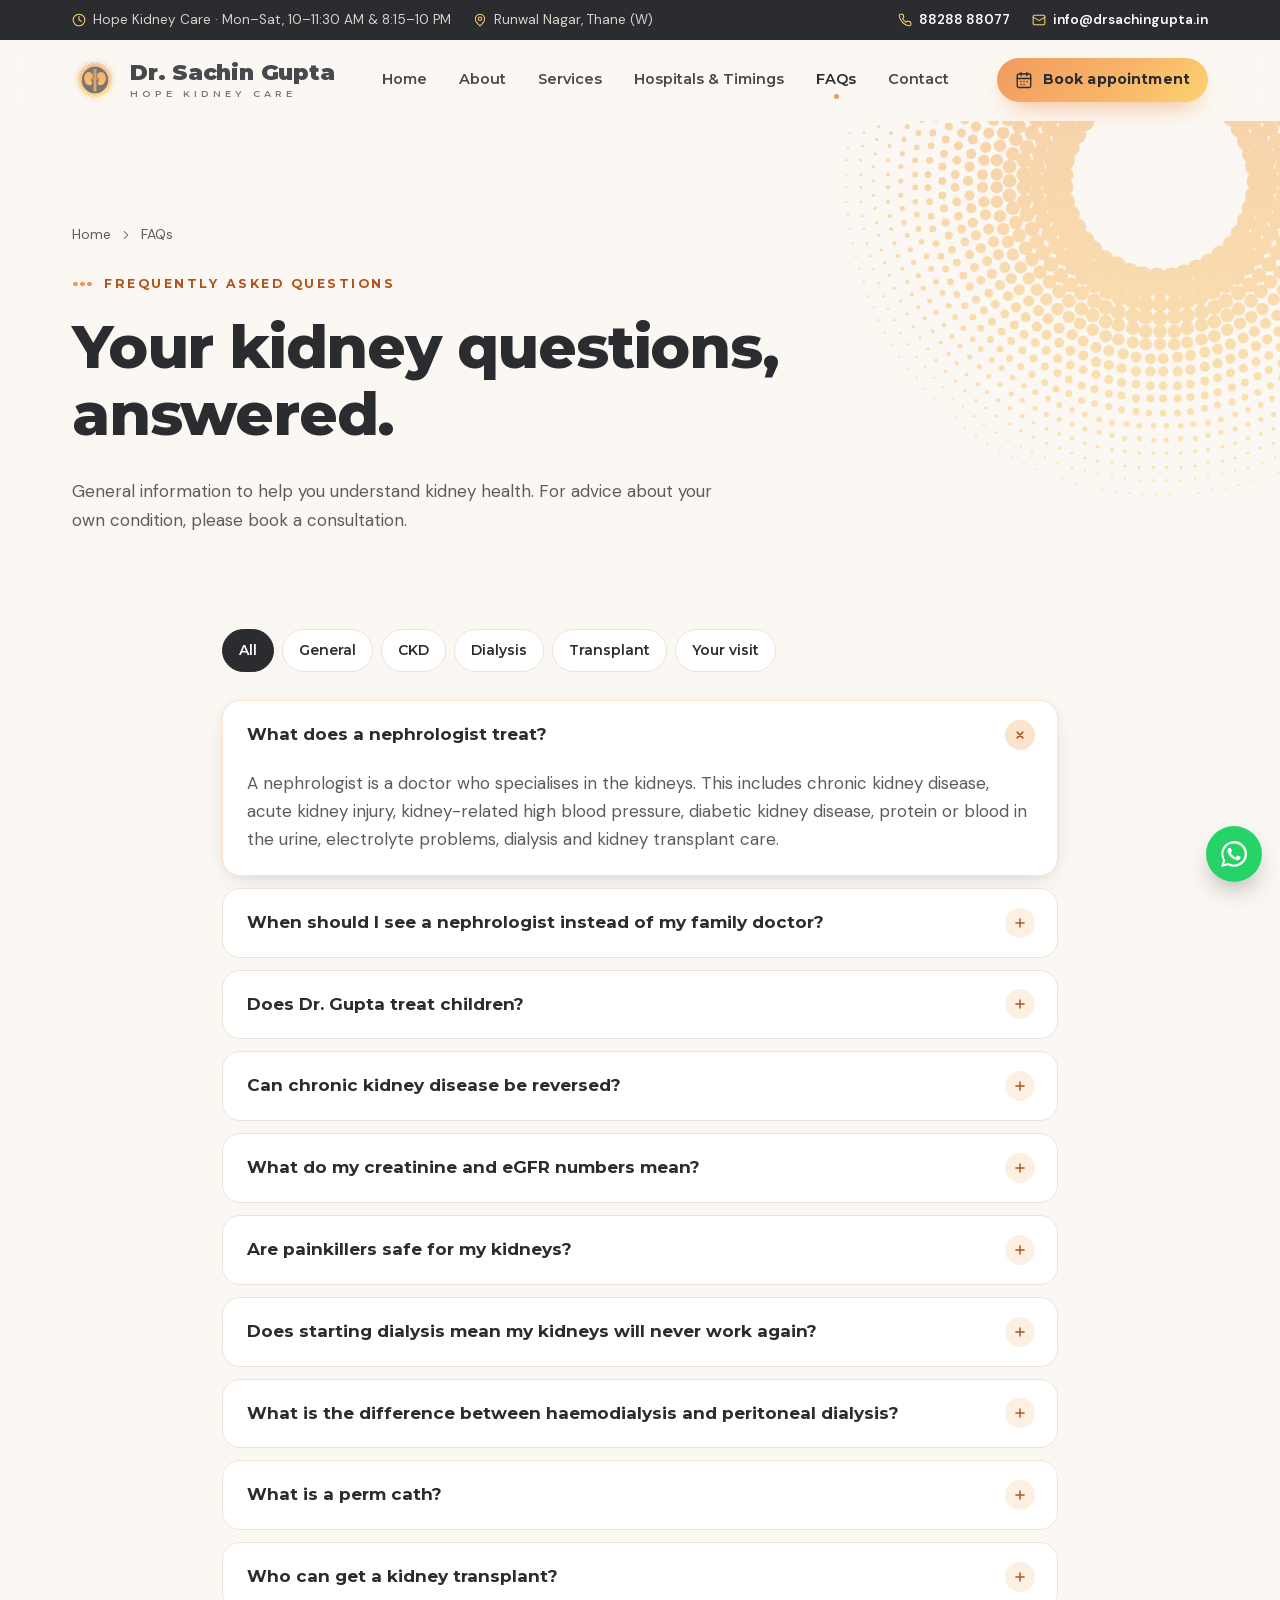
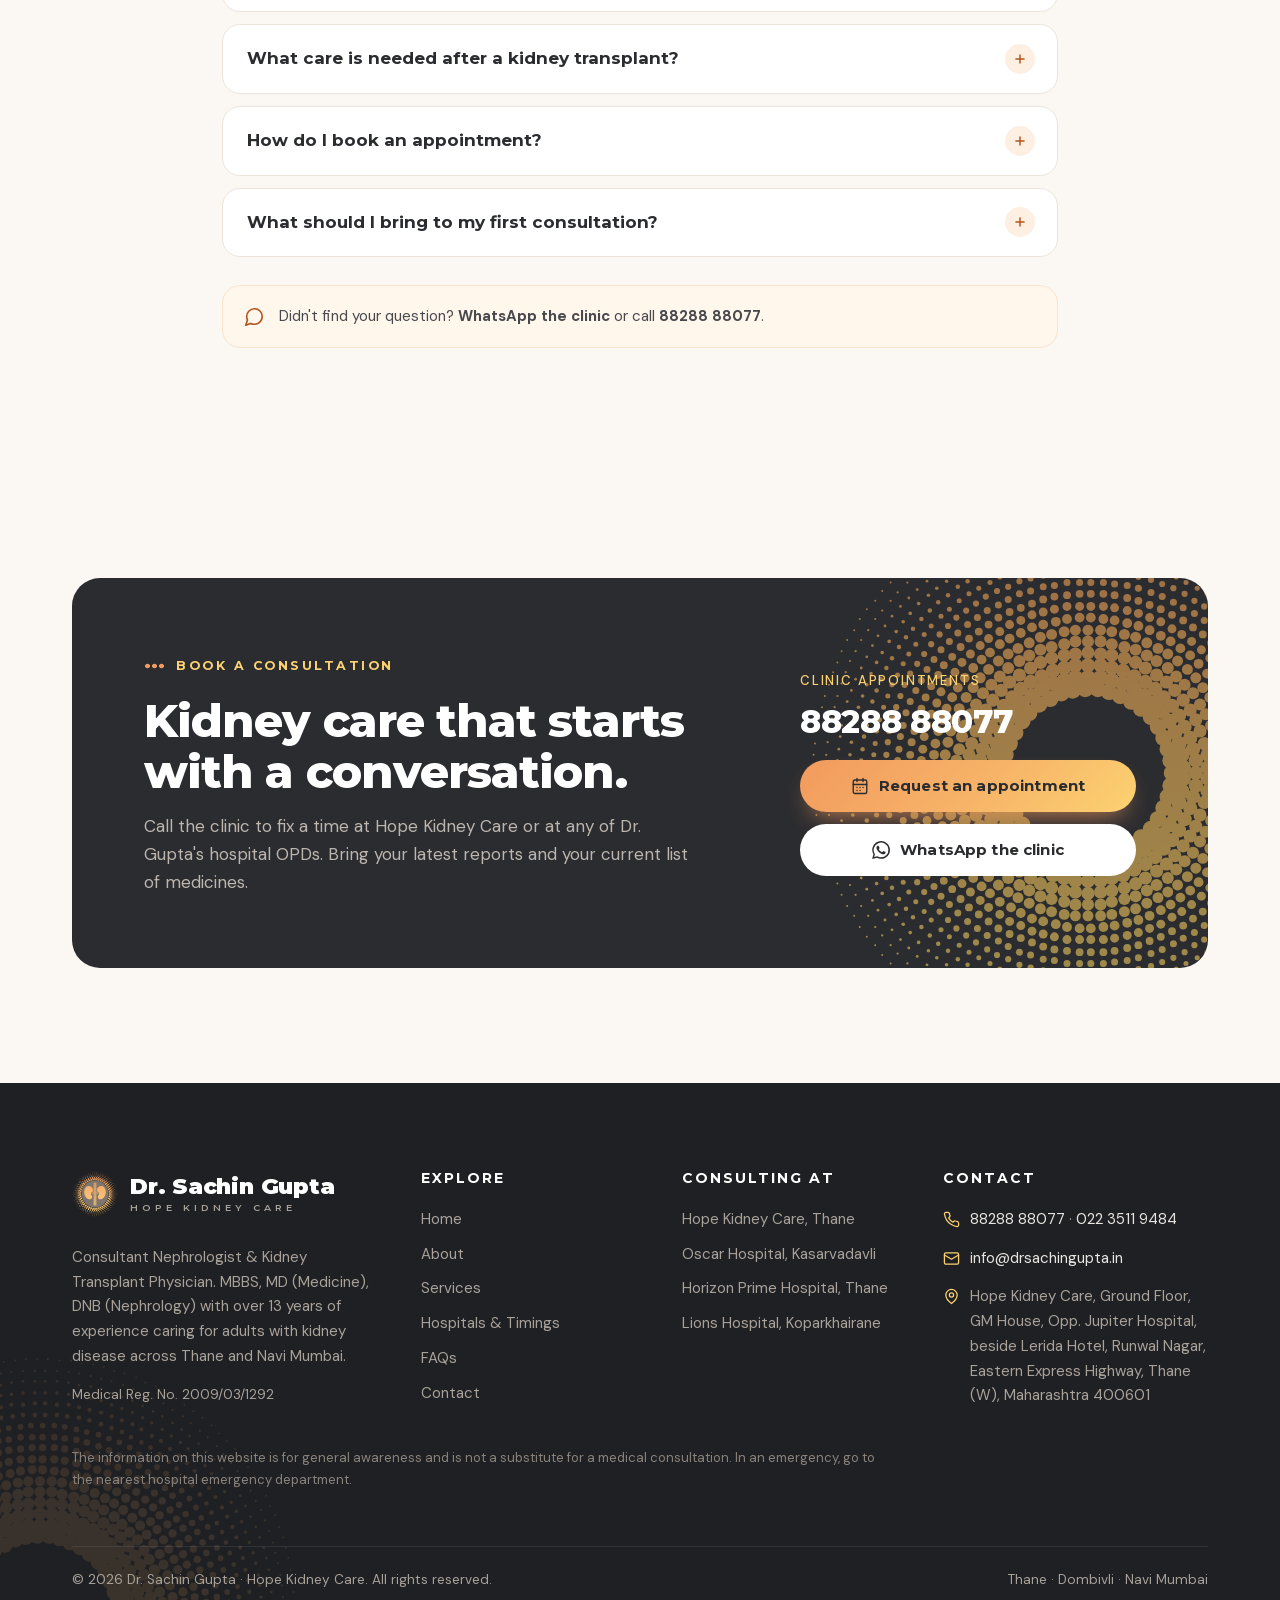
<file: faq.html>
<!DOCTYPE html>
<html lang="en-IN">
<head>
  <meta charset="UTF-8">
  <meta name="viewport" content="width=device-width, initial-scale=1">
  <title>Kidney Health FAQs — Dr. Sachin Gupta, Nephrologist Thane</title>
  <meta name="description" content="Answers to common questions about chronic kidney disease, dialysis, perm cath, kidney transplant and booking a consultation with Dr. Sachin Gupta.">
  <meta name="theme-color" content="#2b2c30">
  <link rel="canonical" href="https://www.drsachingupta.in/faq.html">
  <link rel="icon" href="assets/img/favicon.svg" type="image/svg+xml">
  <link rel="apple-touch-icon" href="assets/img/apple-touch-icon.png">
  <meta property="og:type" content="website">
  <meta property="og:title" content="Kidney Health FAQs — Dr. Sachin Gupta, Nephrologist Thane">
  <meta property="og:description" content="Answers to common questions about chronic kidney disease, dialysis, perm cath, kidney transplant and booking a consultation with Dr. Sachin Gupta.">
  <meta property="og:url" content="https://www.drsachingupta.in/faq.html">
  <meta property="og:image" content="https://www.drsachingupta.in/assets/img/og-image.png">
  <meta name="twitter:card" content="summary_large_image">
  <script>document.documentElement.className="js"</script>
  <link rel="preload" href="assets/fonts/montserrat.woff2" as="font" type="font/woff2" crossorigin>
  <link rel="preload" href="assets/fonts/dm-sans.woff2" as="font" type="font/woff2" crossorigin>
  <link rel="stylesheet" href="assets/css/style.css?v=14">
  <script type="application/ld+json">{"@context": "https://schema.org", "@graph": [{"@type": "Physician", "@id": "https://www.drsachingupta.in/#doctor", "name": "Dr. Sachin Gupta", "medicalSpecialty": "Nephrology", "description": "Consultant Nephrologist & Kidney Transplant Physician in Thane — MBBS, MD (Medicine), DNB (Nephrology).", "telephone": "+918828888077", "email": "info@drsachingupta.in", "url": "https://www.drsachingupta.in", "image": "https://www.drsachingupta.in/assets/img/og-image.png", "address": {"@type": "PostalAddress", "streetAddress": "Ground Floor, GM House, Opp. Jupiter Hospital, Runwal Nagar, Eastern Express Highway", "addressLocality": "Thane", "addressRegion": "Maharashtra", "postalCode": "400601", "addressCountry": "IN"}, "memberOf": ["Indian Society of Nephrology (ISN)", "Indian Society of Organ Transplantation (ISOT)", "AVATAR"]}, {"@type": "MedicalClinic", "@id": "https://www.drsachingupta.in/#clinic", "name": "Hope Kidney Care", "telephone": "+918828888077", "address": {"@type": "PostalAddress", "streetAddress": "Ground Floor, GM House, Opp. Jupiter Hospital, Runwal Nagar, Eastern Express Highway", "addressLocality": "Thane", "addressRegion": "Maharashtra", "postalCode": "400601", "addressCountry": "IN"}, "openingHoursSpecification": [{"@type": "OpeningHoursSpecification", "dayOfWeek": ["Monday", "Tuesday", "Wednesday", "Thursday", "Friday", "Saturday"], "opens": "10:00", "closes": "11:30"}, {"@type": "OpeningHoursSpecification", "dayOfWeek": ["Monday", "Tuesday", "Wednesday", "Thursday", "Friday", "Saturday"], "opens": "20:15", "closes": "22:00"}], "medicalSpecialty": "Nephrology"}, {"@type": "FAQPage", "mainEntity": [{"@type": "Question", "name": "What does a nephrologist treat?", "acceptedAnswer": {"@type": "Answer", "text": "A nephrologist is a doctor who specialises in the kidneys. This includes chronic kidney disease, acute kidney injury, kidney-related high blood pressure, diabetic kidney disease, protein or blood in the urine, electrolyte problems, dialysis and kidney transplant care."}}, {"@type": "Question", "name": "When should I see a nephrologist instead of my family doctor?", "acceptedAnswer": {"@type": "Answer", "text": "If your creatinine is raised, your urine shows protein or blood, you have swelling, your blood pressure is hard to control, or you have had diabetes for many years, a nephrologist can find the cause and plan treatment. Your family doctor may also refer you."}}, {"@type": "Question", "name": "Does Dr. Gupta treat children?", "acceptedAnswer": {"@type": "Answer", "text": "Dr. Sachin Gupta treats adult nephrology patients. For children with kidney problems, please consult a paediatric nephrologist."}}, {"@type": "Question", "name": "Can chronic kidney disease be reversed?", "acceptedAnswer": {"@type": "Answer", "text": "Lost kidney function usually cannot be fully regained, but the progression of CKD can often be slowed significantly. Good control of blood pressure and sugar, the right medicines, diet changes and avoiding kidney-harming drugs all make a real difference — especially when started early."}}, {"@type": "Question", "name": "What do my creatinine and eGFR numbers mean?", "acceptedAnswer": {"@type": "Answer", "text": "Creatinine is a waste product the kidneys clear from the blood; eGFR is an estimate of how well the kidneys are filtering, calculated from creatinine, age and sex. A lower eGFR means lower kidney function. Dr. Gupta will explain your numbers and your CKD stage at the consultation."}}, {"@type": "Question", "name": "Are painkillers safe for my kidneys?", "acceptedAnswer": {"@type": "Answer", "text": "Common painkillers such as NSAIDs (for example ibuprofen and diclofenac) can harm the kidneys, especially in people with CKD, diabetes or dehydration. Always check with your doctor before taking regular painkillers or herbal remedies."}}, {"@type": "Question", "name": "Does starting dialysis mean my kidneys will never work again?", "acceptedAnswer": {"@type": "Answer", "text": "Not always. In acute kidney injury, dialysis may be needed only for a short time while the kidneys recover. In advanced chronic kidney disease, dialysis is usually long-term unless a kidney transplant is done."}}, {"@type": "Question", "name": "What is the difference between haemodialysis and peritoneal dialysis?", "acceptedAnswer": {"@type": "Answer", "text": "Haemodialysis cleans the blood using a machine, usually three sessions a week at a dialysis unit. Peritoneal dialysis uses the lining of your abdomen as a filter and can be done at home every day after training. The right choice depends on your health, lifestyle and preferences."}}, {"@type": "Question", "name": "What is a perm cath?", "acceptedAnswer": {"@type": "Answer", "text": "A perm cath is a tunnelled dialysis catheter placed into a large vein in the neck and run under the skin. It gives reliable access for haemodialysis while a fistula matures or when longer-term access is needed quickly. Keep the site clean and dry, and report fever or redness promptly."}}, {"@type": "Question", "name": "Who can get a kidney transplant?", "acceptedAnswer": {"@type": "Answer", "text": "Many people with kidney failure can be considered for a transplant after a careful evaluation of their heart, infections, other illnesses and overall fitness. A suitable living donor (often a family member) or a deceased-donor kidney is needed."}}, {"@type": "Question", "name": "What care is needed after a kidney transplant?", "acceptedAnswer": {"@type": "Answer", "text": "After a transplant you will take anti-rejection (immunosuppressive) medicines every day and need regular blood tests and reviews for life. Long-term follow-up helps protect the new kidney and catch problems early."}}, {"@type": "Question", "name": "How do I book an appointment?", "acceptedAnswer": {"@type": "Answer", "text": "Call or WhatsApp the clinic on 88288 88077. For Oscar Hospital, Kasarvadavli, call 89897 12323 — appointments there are by prior booking only. "}}, {"@type": "Question", "name": "What should I bring to my first consultation?", "acceptedAnswer": {"@type": "Answer", "text": "Bring your recent blood and urine reports, any ultrasound or scan reports, discharge summaries from past hospital stays, and a list (or the strips) of every medicine you currently take."}}]}]}</script>
  <script defer src="assets/js/site.js?v=5"></script>
</head>
<body>
<svg width="0" height="0" style="position:absolute" aria-hidden="true"><symbol id="i-phone" viewBox="0 0 24 24" fill="none" stroke="currentColor" stroke-width="1.8" stroke-linecap="round" stroke-linejoin="round"><path d="M22 16.9v3a2 2 0 0 1-2.2 2 19.8 19.8 0 0 1-8.6-3.1 19.5 19.5 0 0 1-6-6A19.8 19.8 0 0 1 2.1 4.2 2 2 0 0 1 4.1 2h3a2 2 0 0 1 2 1.7c.1.9.4 1.8.7 2.7a2 2 0 0 1-.5 2.1L8 9.8a16 16 0 0 0 6 6l1.3-1.3a2 2 0 0 1 2.1-.4c.9.3 1.8.6 2.7.7a2 2 0 0 1 1.7 2z"/></symbol><symbol id="i-calendar" viewBox="0 0 24 24" fill="none" stroke="currentColor" stroke-width="1.8" stroke-linecap="round" stroke-linejoin="round"><rect x="3" y="4" width="18" height="18" rx="2"/><path d="M16 2v4M8 2v4M3 10h18M8 14h.01M12 14h.01M16 14h.01M8 18h.01M12 18h.01"/></symbol><symbol id="i-clock" viewBox="0 0 24 24" fill="none" stroke="currentColor" stroke-width="1.8" stroke-linecap="round" stroke-linejoin="round"><circle cx="12" cy="12" r="10"/><path d="M12 6v6l4 2"/></symbol><symbol id="i-pin" viewBox="0 0 24 24" fill="none" stroke="currentColor" stroke-width="1.8" stroke-linecap="round" stroke-linejoin="round"><path d="M20 10c0 6-8 12-8 12s-8-6-8-12a8 8 0 0 1 16 0z"/><circle cx="12" cy="10" r="3"/></symbol><symbol id="i-mail" viewBox="0 0 24 24" fill="none" stroke="currentColor" stroke-width="1.8" stroke-linecap="round" stroke-linejoin="round"><rect x="2" y="4" width="20" height="16" rx="2"/><path d="m22 7-10 6L2 7"/></symbol><symbol id="i-arrow" viewBox="0 0 24 24" fill="none" stroke="currentColor" stroke-width="1.8" stroke-linecap="round" stroke-linejoin="round"><path d="M5 12h14M13 5l7 7-7 7"/></symbol><symbol id="i-check" viewBox="0 0 24 24" fill="none" stroke="currentColor" stroke-width="1.8" stroke-linecap="round" stroke-linejoin="round"><path d="M20 6 9 17l-5-5"/></symbol><symbol id="i-menu" viewBox="0 0 24 24" fill="none" stroke="currentColor" stroke-width="1.8" stroke-linecap="round" stroke-linejoin="round"><path d="M4 7h16M4 12h16M4 17h10"/></symbol><symbol id="i-close" viewBox="0 0 24 24" fill="none" stroke="currentColor" stroke-width="1.8" stroke-linecap="round" stroke-linejoin="round"><path d="M18 6 6 18M6 6l12 12"/></symbol><symbol id="i-chev" viewBox="0 0 24 24" fill="none" stroke="currentColor" stroke-width="1.8" stroke-linecap="round" stroke-linejoin="round"><path d="m9 18 6-6-6-6"/></symbol><symbol id="i-kidney" viewBox="0 0 24 24" fill="none" stroke="currentColor" stroke-width="1.8" stroke-linecap="round" stroke-linejoin="round"><path d="M10 5.5C9 3.6 6.4 3 4.7 4.4 2.5 6.2 2.3 10 3.3 13.2 4.4 16.6 7.2 19.5 10 18.6c1.7-.6 2-2.5 1-3.8-.6-.8-1-1.7-.6-2.6.3-.7 1-1 1.1-1.9.2-1.6-.5-3.5-1.5-4.8z"/><path d="M14 8c2-1.7 5-1 6 1.5 1.3 3.2.2 7.8-2.7 9.6-1.5.9-3.4.4-3.8-1.1"/><path d="M11.4 11.4c1.3-.2 2.1.5 2.6 1.6v8"/></symbol><symbol id="i-droplet" viewBox="0 0 24 24" fill="none" stroke="currentColor" stroke-width="1.8" stroke-linecap="round" stroke-linejoin="round"><path d="M12 2.7s6 6.4 6 11.3a6 6 0 0 1-12 0c0-4.9 6-11.3 6-11.3z"/><path d="M9 14a3 3 0 0 0 3 3"/></symbol><symbol id="i-catheter" viewBox="0 0 24 24" fill="none" stroke="currentColor" stroke-width="1.8" stroke-linecap="round" stroke-linejoin="round"><path d="M7 3v4a5 5 0 0 0 10 0V3"/><path d="M12 12v5a4 4 0 0 0 8 0v-1"/><circle cx="20" cy="14" r="2"/><path d="M5 3h4M15 3h4"/></symbol><symbol id="i-steth" viewBox="0 0 24 24" fill="none" stroke="currentColor" stroke-width="1.8" stroke-linecap="round" stroke-linejoin="round"><path d="M4.8 2.3A.3.3 0 1 0 5 2H4a2 2 0 0 0-2 2v5a6 6 0 0 0 6 6 6 6 0 0 0 6-6V4a2 2 0 0 0-2-2h-1a.2.2 0 1 0 .3.3"/><path d="M8 15v1a6 6 0 0 0 6 6 6 6 0 0 0 6-6v-4"/><circle cx="20" cy="10" r="2"/></symbol><symbol id="i-transplant" viewBox="0 0 24 24" fill="none" stroke="currentColor" stroke-width="1.8" stroke-linecap="round" stroke-linejoin="round"><path d="M19 14c1.5-1.5 3-3.2 3-5.5A5.5 5.5 0 0 0 16.5 3c-1.8 0-3 .5-4.5 2-1.5-1.5-2.7-2-4.5-2A5.5 5.5 0 0 0 2 8.5c0 2.3 1.5 4 3 5.5l7 7z"/><path d="M12 5 9 8l2.5 2.5L14 8l2 2"/></symbol><symbol id="i-filter" viewBox="0 0 24 24" fill="none" stroke="currentColor" stroke-width="1.8" stroke-linecap="round" stroke-linejoin="round"><path d="M3 4h18l-7 8.5V19l-4 2v-8.5z"/></symbol><symbol id="i-flask" viewBox="0 0 24 24" fill="none" stroke="currentColor" stroke-width="1.8" stroke-linecap="round" stroke-linejoin="round"><path d="M9 3h6M10 3v6.5L4.6 18.4A1.7 1.7 0 0 0 6 21h12a1.7 1.7 0 0 0 1.4-2.6L14 9.5V3"/><path d="M7.5 15h9"/></symbol><symbol id="i-pulse" viewBox="0 0 24 24" fill="none" stroke="currentColor" stroke-width="1.8" stroke-linecap="round" stroke-linejoin="round"><path d="M22 12h-4l-3 9L9 3l-3 9H2"/></symbol><symbol id="i-peritoneal" viewBox="0 0 24 24" fill="none" stroke="currentColor" stroke-width="1.8" stroke-linecap="round" stroke-linejoin="round"><path d="M12 3c4.5 0 8 3.5 8 8 0 5-4 10-8 10s-8-5-8-10c0-4.5 3.5-8 8-8z"/><path d="M8 12c1.3-1 2.7-1 4 0s2.7 1 4 0M8 15.5c1.3-1 2.7-1 4 0s2.7 1 4 0"/></symbol><symbol id="i-hospital" viewBox="0 0 24 24" fill="none" stroke="currentColor" stroke-width="1.8" stroke-linecap="round" stroke-linejoin="round"><path d="M12 6v4M14 8h-4M18 22V5a2 2 0 0 0-2-2H8a2 2 0 0 0-2 2v17"/><path d="M2 22h20M4 22V12h2M20 22V12h-2M10 22v-4h4v4"/></symbol><symbol id="i-award" viewBox="0 0 24 24" fill="none" stroke="currentColor" stroke-width="1.8" stroke-linecap="round" stroke-linejoin="round"><circle cx="12" cy="8" r="6"/><path d="M15.5 12.9 17 22l-5-3-5 3 1.5-9.1"/></symbol><symbol id="i-shield" viewBox="0 0 24 24" fill="none" stroke="currentColor" stroke-width="1.8" stroke-linecap="round" stroke-linejoin="round"><path d="M12 22s8-4 8-10V5l-8-3-8 3v7c0 6 8 10 8 10z"/><path d="m9 12 2 2 4-4"/></symbol><symbol id="i-user" viewBox="0 0 24 24" fill="none" stroke="currentColor" stroke-width="1.8" stroke-linecap="round" stroke-linejoin="round"><circle cx="12" cy="8" r="4"/><path d="M4 21v-1a6 6 0 0 1 6-6h4a6 6 0 0 1 6 6v1"/></symbol><symbol id="i-alert" viewBox="0 0 24 24" fill="none" stroke="currentColor" stroke-width="1.8" stroke-linecap="round" stroke-linejoin="round"><circle cx="12" cy="12" r="10"/><path d="M12 8v4M12 16h.01"/></symbol><symbol id="i-gauge" viewBox="0 0 24 24" fill="none" stroke="currentColor" stroke-width="1.8" stroke-linecap="round" stroke-linejoin="round"><path d="M12 14 15.5 10.5"/><path d="M3.3 19a10 10 0 1 1 17.4 0"/></symbol><symbol id="i-sugar" viewBox="0 0 24 24" fill="none" stroke="currentColor" stroke-width="1.8" stroke-linecap="round" stroke-linejoin="round"><path d="M12 2 4 7v10l8 5 8-5V7z"/><path d="M12 22V12M20 7l-8 5-8-5"/></symbol><symbol id="i-eye" viewBox="0 0 24 24" fill="none" stroke="currentColor" stroke-width="1.8" stroke-linecap="round" stroke-linejoin="round"><path d="M2 12s3.5-7 10-7 10 7 10 7-3.5 7-10 7S2 12 2 12z"/><circle cx="12" cy="12" r="3"/></symbol><symbol id="i-swell" viewBox="0 0 24 24" fill="none" stroke="currentColor" stroke-width="1.8" stroke-linecap="round" stroke-linejoin="round"><path d="M7 3v8a5 5 0 0 0 10 0V3"/><path d="M5 21c2-1.5 4-1.5 7 0s5 1.5 7 0"/></symbol><symbol id="i-tired" viewBox="0 0 24 24" fill="none" stroke="currentColor" stroke-width="1.8" stroke-linecap="round" stroke-linejoin="round"><path d="M12 3a9 9 0 1 0 9 9 7 7 0 0 1-9-9z"/></symbol><symbol id="i-foam" viewBox="0 0 24 24" fill="none" stroke="currentColor" stroke-width="1.8" stroke-linecap="round" stroke-linejoin="round"><circle cx="8" cy="9" r="3"/><circle cx="15.5" cy="7.5" r="2.5"/><circle cx="14" cy="15" r="4"/><circle cx="6.5" cy="16.5" r="2"/></symbol><symbol id="i-quote" viewBox="0 0 24 24" fill="none" stroke="currentColor" stroke-width="1.8" stroke-linecap="round" stroke-linejoin="round"><path d="M3 21c3 0 7-1 7-8V5H3v7h4c0 4-2 6-4 6zM14 21c3 0 7-1 7-8V5h-7v7h4c0 4-2 6-4 6z"/></symbol><symbol id="i-heart" viewBox="0 0 24 24" fill="none" stroke="currentColor" stroke-width="1.8" stroke-linecap="round" stroke-linejoin="round"><path d="M19 14c1.5-1.5 3-3.2 3-5.5A5.5 5.5 0 0 0 16.5 3c-1.8 0-3 .5-4.5 2-1.5-1.5-2.7-2-4.5-2A5.5 5.5 0 0 0 2 8.5c0 2.3 1.5 4 3 5.5l7 7z"/></symbol><symbol id="i-chat" viewBox="0 0 24 24" fill="none" stroke="currentColor" stroke-width="1.8" stroke-linecap="round" stroke-linejoin="round"><path d="M21 11.5a8.4 8.4 0 0 1-9 8.4 8.6 8.6 0 0 1-3.8-.9L3 21l1.9-5.7a8.4 8.4 0 0 1-.9-3.8 8.5 8.5 0 0 1 8.5-8.5 8.4 8.4 0 0 1 8.5 8.5z"/></symbol><symbol id="i-book" viewBox="0 0 24 24" fill="none" stroke="currentColor" stroke-width="1.8" stroke-linecap="round" stroke-linejoin="round"><path d="M2 4h6a4 4 0 0 1 4 4v13a3 3 0 0 0-3-3H2zM22 4h-6a4 4 0 0 0-4 4v13a3 3 0 0 1 3-3h7z"/></symbol><symbol id="i-grad" viewBox="0 0 24 24" fill="none" stroke="currentColor" stroke-width="1.8" stroke-linecap="round" stroke-linejoin="round"><path d="M22 10 12 5 2 10l10 5 10-5z"/><path d="M6 12v5c3 2 9 2 12 0v-5M22 10v6"/></symbol><symbol id="i-wa" viewBox="0 0 24 24"><path fill="currentColor" stroke="none" d="M17.5 14.4c-.3-.1-1.8-.9-2-1-.3-.1-.5-.1-.7.1-.2.3-.8 1-.9 1.2-.2.2-.3.2-.6.1-.3-.1-1.3-.5-2.4-1.5-.9-.8-1.5-1.8-1.7-2.1-.2-.3 0-.5.1-.6l.4-.5c.2-.2.2-.3.3-.5.1-.2 0-.4 0-.5l-.9-2.2c-.2-.6-.5-.5-.7-.5h-.6c-.2 0-.5.1-.8.4-.3.3-1 1-1 2.5s1.1 2.9 1.2 3.1c.1.2 2.1 3.2 5.1 4.5.7.3 1.3.5 1.7.6.7.2 1.4.2 1.9.1.6-.1 1.8-.7 2-1.4.2-.7.2-1.3.2-1.4-.1-.2-.3-.3-.6-.4zM12 21.8c-1.8 0-3.5-.5-5-1.4l-.4-.2-3.7 1 1-3.6-.2-.4A9.8 9.8 0 1 1 12 21.8zM20.5 3.5A11.8 11.8 0 0 0 1.9 17.7L.2 24l6.4-1.7a11.8 11.8 0 0 0 5.6 1.4C18.8 23.7 24 18.4 24 11.9c0-3.2-1.2-6.1-3.5-8.4z"/></symbol></svg>
<a class="skip-link" href="#main">Skip to content</a>

<div class="topbar">
  <div class="container">
    <div class="topbar__items">
      <span class="topbar__item"><svg aria-hidden="true"><use href="#i-clock"/></svg> Hope Kidney Care · Mon–Sat, 10–11:30 AM &amp; 8:15–10 PM</span>
      <span class="topbar__item topbar__hide-sm"><svg aria-hidden="true"><use href="#i-pin"/></svg> Runwal Nagar, Thane (W)</span>
    </div>
    <div class="topbar__items">
      <a class="topbar__item" href="tel:+918828888077"><svg aria-hidden="true"><use href="#i-phone"/></svg> 88288 88077</a>
      <a class="topbar__item topbar__hide-sm" href="mailto:info@drsachingupta.in"><svg aria-hidden="true"><use href="#i-mail"/></svg> info@drsachingupta.in</a>
    </div>
  </div>
</div>
<header class="site-header">
  <div class="container">
    <a class="brand" href="index.html" aria-label="Hope Kidney Care — Dr. Sachin Gupta, home">
      <img class="brand__mark" src="assets/img/emblem.svg" alt="" width="46" height="46" decoding="async">
      <span class="brand__text"><span class="brand__word">Dr. Sachin Gupta</span><span class="brand__sub">Hope Kidney Care</span></span>
    </a>
    <nav class="nav" aria-label="Main"><a href="index.html">Home</a><a href="about.html">About</a><a href="services.html">Services</a><a href="hospitals.html">Hospitals &amp; Timings</a><a href="faq.html" aria-current="page">FAQs</a><a href="contact.html">Contact</a></nav>
    <div class="header-cta">
      <a class="btn btn--ghost btn--sm" href="tel:+918828888077"><svg aria-hidden="true"><use href="#i-phone"/></svg> Call</a>
      <a class="btn btn--primary btn--sm" href="contact.html#book"><svg aria-hidden="true"><use href="#i-calendar"/></svg> Book appointment</a>
      <button class="menu-toggle" type="button" aria-label="Open menu" aria-controls="drawer" aria-expanded="false"><svg aria-hidden="true"><use href="#i-menu"/></svg></button>
    </div>
  </div>
</header>
<div class="drawer" id="drawer" aria-hidden="true">
  <div class="drawer__scrim" data-close></div>
  <div class="drawer__panel" role="dialog" aria-modal="true" aria-label="Menu">
    <div class="drawer__head"><a class="brand" href="index.html" aria-label="Hope Kidney Care — Dr. Sachin Gupta, home">
      <img class="brand__mark" src="assets/img/emblem.svg" alt="" width="46" height="46" decoding="async">
      <span class="brand__text"><span class="brand__word">Dr. Sachin Gupta</span><span class="brand__sub">Hope Kidney Care</span></span>
    </a><button class="menu-toggle" style="display:inline-flex" type="button" aria-label="Close menu" data-close><svg aria-hidden="true"><use href="#i-close"/></svg></button></div>
    <nav aria-label="Mobile"><a href="index.html">Home<svg aria-hidden="true"><use href="#i-chev"/></svg></a><a href="about.html">About<svg aria-hidden="true"><use href="#i-chev"/></svg></a><a href="services.html">Services<svg aria-hidden="true"><use href="#i-chev"/></svg></a><a href="hospitals.html">Hospitals &amp; Timings<svg aria-hidden="true"><use href="#i-chev"/></svg></a><a href="faq.html" aria-current="page">FAQs<svg aria-hidden="true"><use href="#i-chev"/></svg></a><a href="contact.html">Contact<svg aria-hidden="true"><use href="#i-chev"/></svg></a></nav>
    <div class="drawer__contact">
      <a class="btn btn--primary" href="contact.html#book"><svg aria-hidden="true"><use href="#i-calendar"/></svg> Book appointment</a>
      <a class="btn btn--ghost" href="tel:+918828888077"><svg aria-hidden="true"><use href="#i-phone"/></svg> 88288 88077</a>
    </div>
  </div>
</div>
<main id="main">

<section class="page-hero">
  <span class="halftone"></span>
  <div class="container">
    <div class="crumbs"><a href="index.html">Home</a><svg aria-hidden="true"><use href="#i-chev"/></svg><span aria-current="page">FAQs</span></div>
    <span class="eyebrow">Frequently asked questions</span>
    <h1>Your kidney questions, answered.</h1>
    <p class="lead">General information to help you understand kidney health. For advice about your own condition, please book a consultation.</p>
  </div>
</section>
<section class="section" style="padding-top:0">
  <div class="container" style="max-width:900px">
    <div class="faq-cats reveal" role="group" aria-label="Filter questions">
      <button type="button" data-cat="all" aria-pressed="true">All</button><button type="button" data-cat="general" aria-pressed="false">General</button><button type="button" data-cat="ckd" aria-pressed="false">CKD</button><button type="button" data-cat="dialysis" aria-pressed="false">Dialysis</button><button type="button" data-cat="transplant" aria-pressed="false">Transplant</button><button type="button" data-cat="visit" aria-pressed="false">Your visit</button>
    </div>
    <div class="faq">
      <details class="reveal" data-cat="general" open><summary>What does a nephrologist treat?</summary><div class="faq__body"><p>A nephrologist is a doctor who specialises in the kidneys. This includes chronic kidney disease, acute kidney injury, kidney-related high blood pressure, diabetic kidney disease, protein or blood in the urine, electrolyte problems, dialysis and kidney transplant care.</p></div></details><details class="reveal" data-cat="general"><summary>When should I see a nephrologist instead of my family doctor?</summary><div class="faq__body"><p>If your creatinine is raised, your urine shows protein or blood, you have swelling, your blood pressure is hard to control, or you have had diabetes for many years, a nephrologist can find the cause and plan treatment. Your family doctor may also refer you.</p></div></details><details class="reveal" data-cat="general"><summary>Does Dr. Gupta treat children?</summary><div class="faq__body"><p>Dr. Sachin Gupta treats adult nephrology patients. For children with kidney problems, please consult a paediatric nephrologist.</p></div></details><details class="reveal" data-cat="ckd"><summary>Can chronic kidney disease be reversed?</summary><div class="faq__body"><p>Lost kidney function usually cannot be fully regained, but the progression of CKD can often be slowed significantly. Good control of blood pressure and sugar, the right medicines, diet changes and avoiding kidney-harming drugs all make a real difference — especially when started early.</p></div></details><details class="reveal" data-cat="ckd"><summary>What do my creatinine and eGFR numbers mean?</summary><div class="faq__body"><p>Creatinine is a waste product the kidneys clear from the blood; eGFR is an estimate of how well the kidneys are filtering, calculated from creatinine, age and sex. A lower eGFR means lower kidney function. Dr. Gupta will explain your numbers and your CKD stage at the consultation.</p></div></details><details class="reveal" data-cat="ckd"><summary>Are painkillers safe for my kidneys?</summary><div class="faq__body"><p>Common painkillers such as NSAIDs (for example ibuprofen and diclofenac) can harm the kidneys, especially in people with CKD, diabetes or dehydration. Always check with your doctor before taking regular painkillers or herbal remedies.</p></div></details><details class="reveal" data-cat="dialysis"><summary>Does starting dialysis mean my kidneys will never work again?</summary><div class="faq__body"><p>Not always. In acute kidney injury, dialysis may be needed only for a short time while the kidneys recover. In advanced chronic kidney disease, dialysis is usually long-term unless a kidney transplant is done.</p></div></details><details class="reveal" data-cat="dialysis"><summary>What is the difference between haemodialysis and peritoneal dialysis?</summary><div class="faq__body"><p>Haemodialysis cleans the blood using a machine, usually three sessions a week at a dialysis unit. Peritoneal dialysis uses the lining of your abdomen as a filter and can be done at home every day after training. The right choice depends on your health, lifestyle and preferences.</p></div></details><details class="reveal" data-cat="dialysis"><summary>What is a perm cath?</summary><div class="faq__body"><p>A perm cath is a tunnelled dialysis catheter placed into a large vein in the neck and run under the skin. It gives reliable access for haemodialysis while a fistula matures or when longer-term access is needed quickly. Keep the site clean and dry, and report fever or redness promptly.</p></div></details><details class="reveal" data-cat="transplant"><summary>Who can get a kidney transplant?</summary><div class="faq__body"><p>Many people with kidney failure can be considered for a transplant after a careful evaluation of their heart, infections, other illnesses and overall fitness. A suitable living donor (often a family member) or a deceased-donor kidney is needed.</p></div></details><details class="reveal" data-cat="transplant"><summary>What care is needed after a kidney transplant?</summary><div class="faq__body"><p>After a transplant you will take anti-rejection (immunosuppressive) medicines every day and need regular blood tests and reviews for life. Long-term follow-up helps protect the new kidney and catch problems early.</p></div></details><details class="reveal" data-cat="visit"><summary>How do I book an appointment?</summary><div class="faq__body"><p>Call or WhatsApp the clinic on 88288 88077. For Oscar Hospital, Kasarvadavli, call 89897 12323 — appointments there are by prior booking only. </p></div></details><details class="reveal" data-cat="visit"><summary>What should I bring to my first consultation?</summary><div class="faq__body"><p>Bring your recent blood and urine reports, any ultrasound or scan reports, discharge summaries from past hospital stays, and a list (or the strips) of every medicine you currently take.</p></div></details>
    </div>
    <div class="notice reveal" style="margin-top:28px"><svg aria-hidden="true"><use href="#i-chat"/></svg><span>Didn't find your question? <a href="https://wa.me/918828888077?text=Hello%20Dr.%20Sachin%20Gupta%2C%20I%20would%20like%20to%20book%20a%20consultation." target="_blank" rel="noopener" style="font-weight:700">WhatsApp the clinic</a> or call <a href="tel:+918828888077" style="font-weight:700">88288 88077</a>.</span></div>
  </div>
</section>

<section class="section" aria-label="Book a consultation">
  <div class="container">
    <div class="cta reveal">
      <span class="halftone halftone--gold"></span>
      <div>
        <span class="eyebrow">Book a consultation</span>
        <h2>Kidney care that starts with a conversation.</h2>
        <p>Call the clinic to fix a time at Hope Kidney Care or at any of Dr. Gupta's hospital OPDs. Bring your latest reports and your current list of medicines.</p>
      </div>
      <div class="cta__actions">
        <a class="cta__phone" href="tel:+918828888077"><small>Clinic appointments</small>88288 88077</a>
        <a class="btn btn--sun" href="contact.html#book"><svg aria-hidden="true"><use href="#i-calendar"/></svg> Request an appointment</a>
        <a class="btn btn--light" href="https://wa.me/918828888077?text=Hello%20Dr.%20Sachin%20Gupta%2C%20I%20would%20like%20to%20book%20a%20consultation." target="_blank" rel="noopener"><svg aria-hidden="true"><use href="#i-wa"/></svg> WhatsApp the clinic</a>
      </div>
    </div>
  </div>
</section>
</main>
<footer class="site-footer">
  <span class="halftone"></span>
  <div class="container">
    <div class="footer-grid">
      <div>
        <a class="brand" href="index.html" aria-label="Hope Kidney Care — Dr. Sachin Gupta, home">
      <img class="brand__mark" src="assets/img/emblem.svg" alt="" width="46" height="46" decoding="async">
      <span class="brand__text"><span class="brand__word">Dr. Sachin Gupta</span><span class="brand__sub">Hope Kidney Care</span></span>
    </a>
        <p class="footer-about">Consultant Nephrologist &amp; Kidney Transplant Physician. MBBS, MD (Medicine), DNB (Nephrology) with over 13 years of experience caring for adults with kidney disease across Thane and Navi Mumbai.</p>
        <p style="font-size:13.5px">Medical Reg. No. 2009/03/1292</p>
      </div>
      <div>
        <h4>Explore</h4>
        <nav class="footer-links" aria-label="Footer"><a href="index.html">Home</a><a href="about.html">About</a><a href="services.html">Services</a><a href="hospitals.html">Hospitals &amp; Timings</a><a href="faq.html">FAQs</a><a href="contact.html">Contact</a></nav>
      </div>
      <div>
        <h4>Consulting at</h4>
        <ul class="footer-links">
          <li><a href="hospitals.html#hope">Hope Kidney Care, Thane</a></li>
          <li><a href="hospitals.html#oscar">Oscar Hospital, Kasarvadavli</a></li>
          <li><a href="hospitals.html#horizon-prime">Horizon Prime Hospital, Thane</a></li>
          <li><a href="hospitals.html#lions">Lions Hospital, Koparkhairane</a></li>
        </ul>
      </div>
      <div>
        <h4>Contact</h4>
        <div class="footer-contact">
          <div><svg aria-hidden="true"><use href="#i-phone"/></svg><span><a href="tel:+918828888077">88288 88077</a> · <a href="tel:+912235119484">022 3511 9484</a></span></div>
          <div><svg aria-hidden="true"><use href="#i-mail"/></svg><a href="mailto:info@drsachingupta.in">info@drsachingupta.in</a></div>
          <div><svg aria-hidden="true"><use href="#i-pin"/></svg><span>Hope Kidney Care, Ground Floor, GM House, Opp. Jupiter Hospital, beside Lerida Hotel, Runwal Nagar, Eastern Express Highway, Thane (W), Maharashtra 400601</span></div>
        </div>
      </div>
    </div>
    <p class="disclaimer">The information on this website is for general awareness and is not a substitute for a medical consultation. In an emergency, go to the nearest hospital emergency department.</p>
    <div class="footer-bottom">
      <span>© <span data-year>2026</span> Dr. Sachin Gupta · Hope Kidney Care. All rights reserved.</span>
      <span>Thane · Dombivli · Navi Mumbai</span>
    </div>
  </div>
</footer>
<div class="fab">
  <a class="fab__wa" href="https://wa.me/918828888077?text=Hello%20Dr.%20Sachin%20Gupta%2C%20I%20would%20like%20to%20book%20a%20consultation." target="_blank" rel="noopener" aria-label="Chat on WhatsApp"><svg aria-hidden="true"><use href="#i-wa"/></svg></a>
  <a class="fab__call" href="tel:+918828888077" aria-label="Call the clinic"><svg aria-hidden="true"><use href="#i-phone"/></svg></a>
</div>
<nav class="mobile-bar" aria-label="Quick actions">
  <a class="mb-call" href="tel:+918828888077"><svg aria-hidden="true"><use href="#i-phone"/></svg> Call</a>
  <a class="mb-wa" href="https://wa.me/918828888077?text=Hello%20Dr.%20Sachin%20Gupta%2C%20I%20would%20like%20to%20book%20a%20consultation." target="_blank" rel="noopener"><svg aria-hidden="true"><use href="#i-wa"/></svg> WhatsApp</a>
  <a class="mb-book" href="contact.html#book"><svg aria-hidden="true"><use href="#i-calendar"/></svg> Book</a>
</nav>
</body>
</html>
</file>
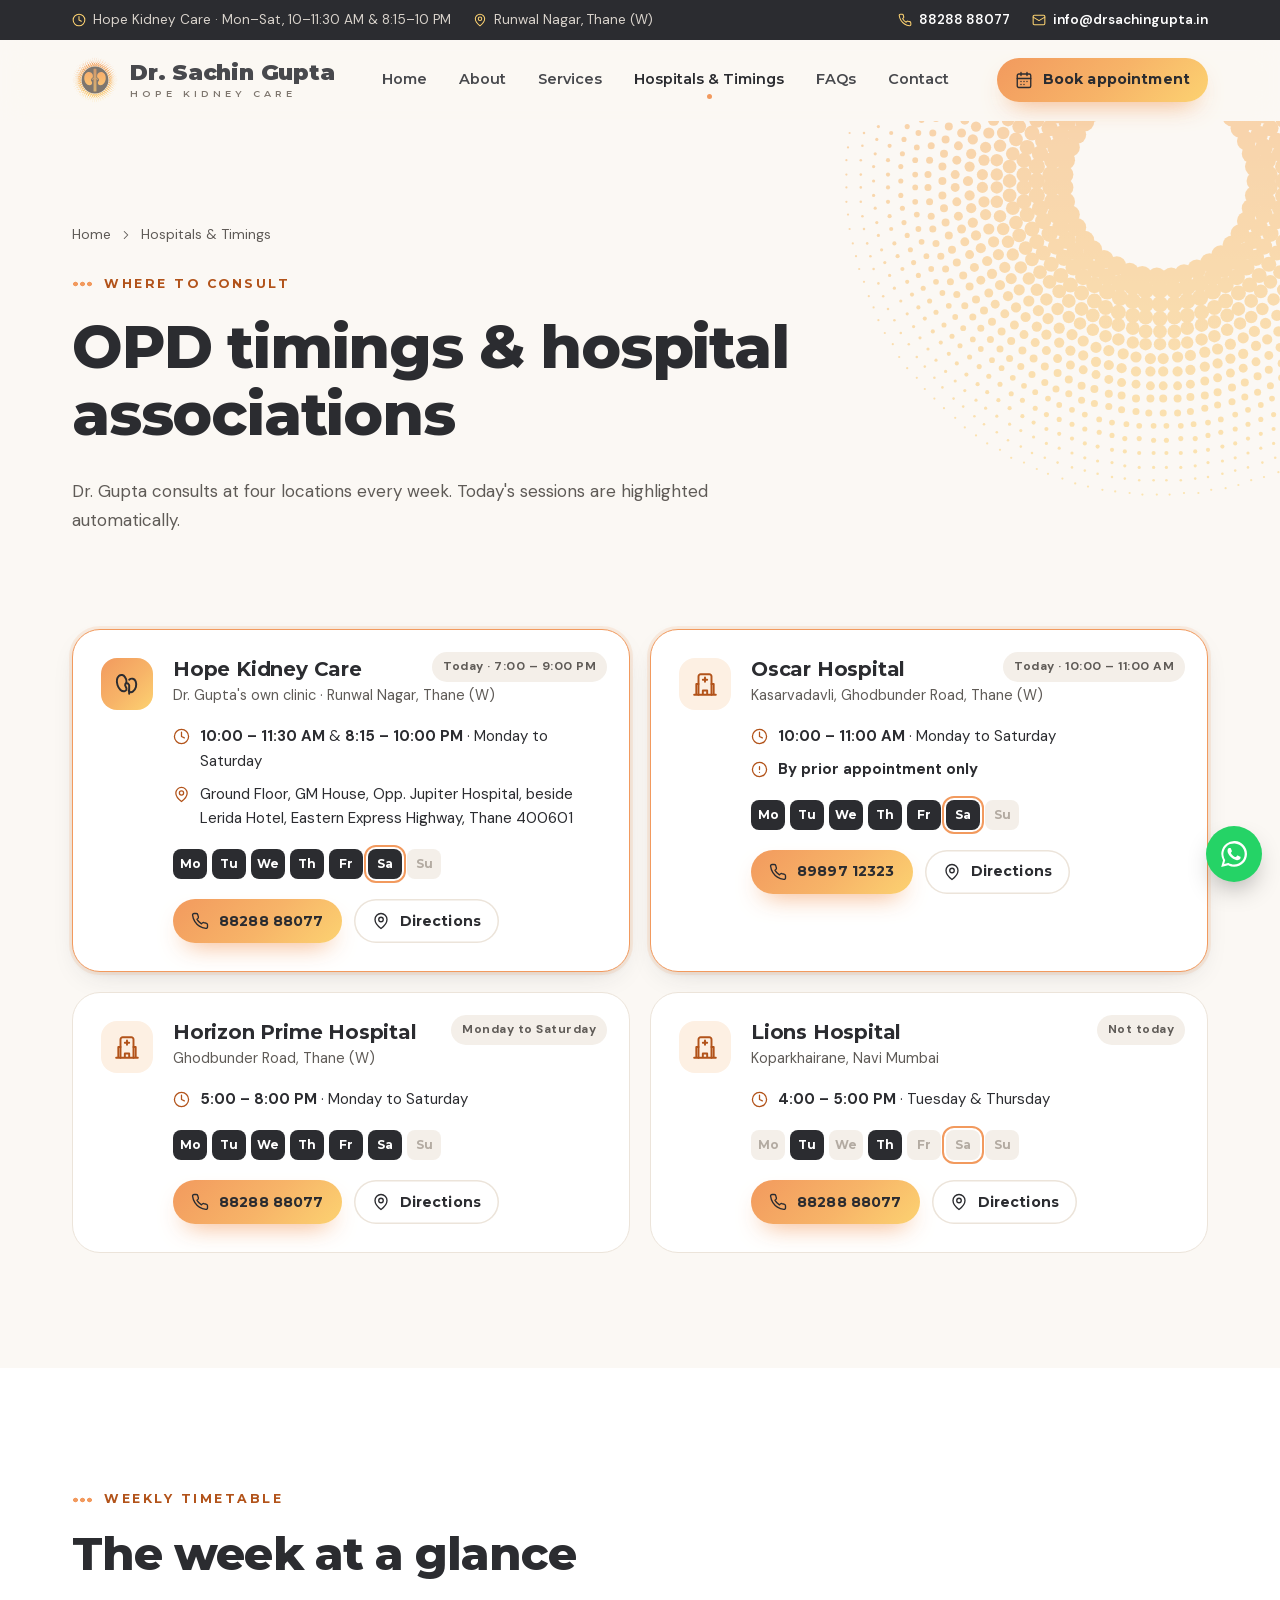
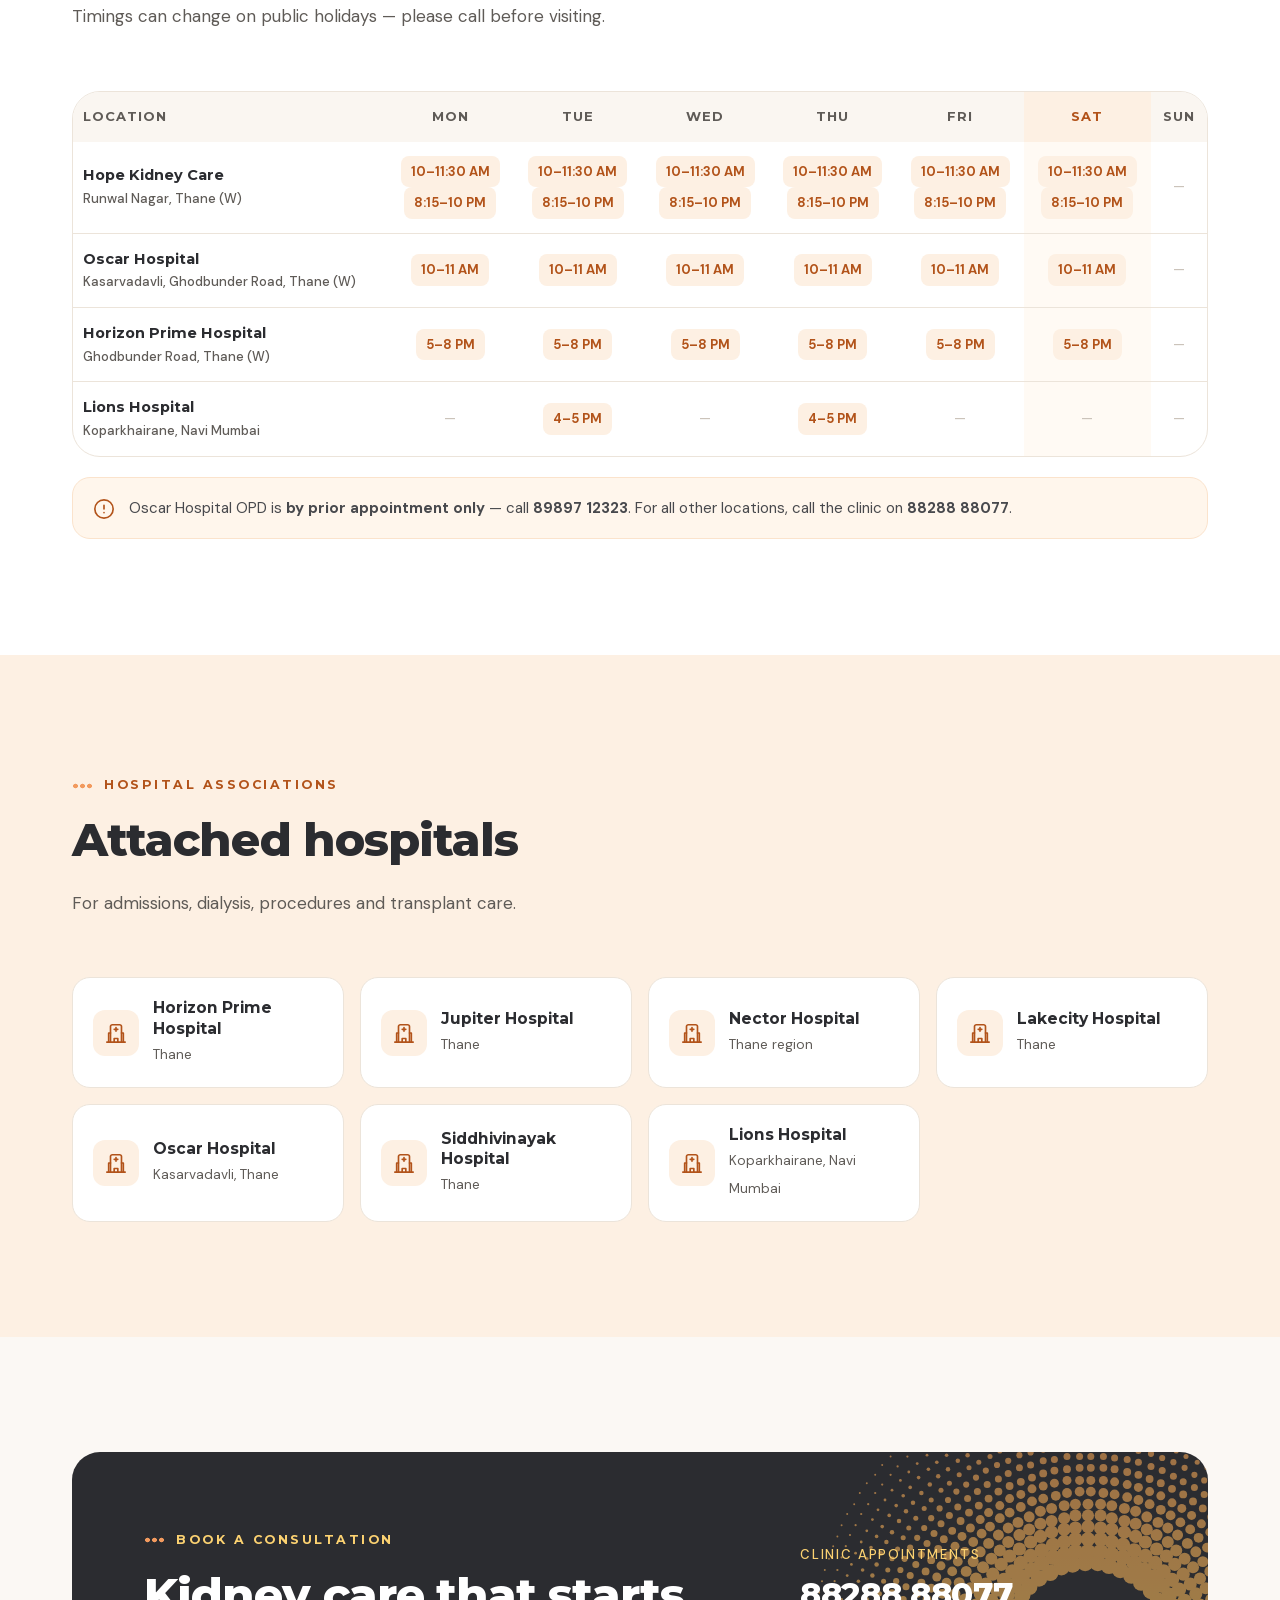
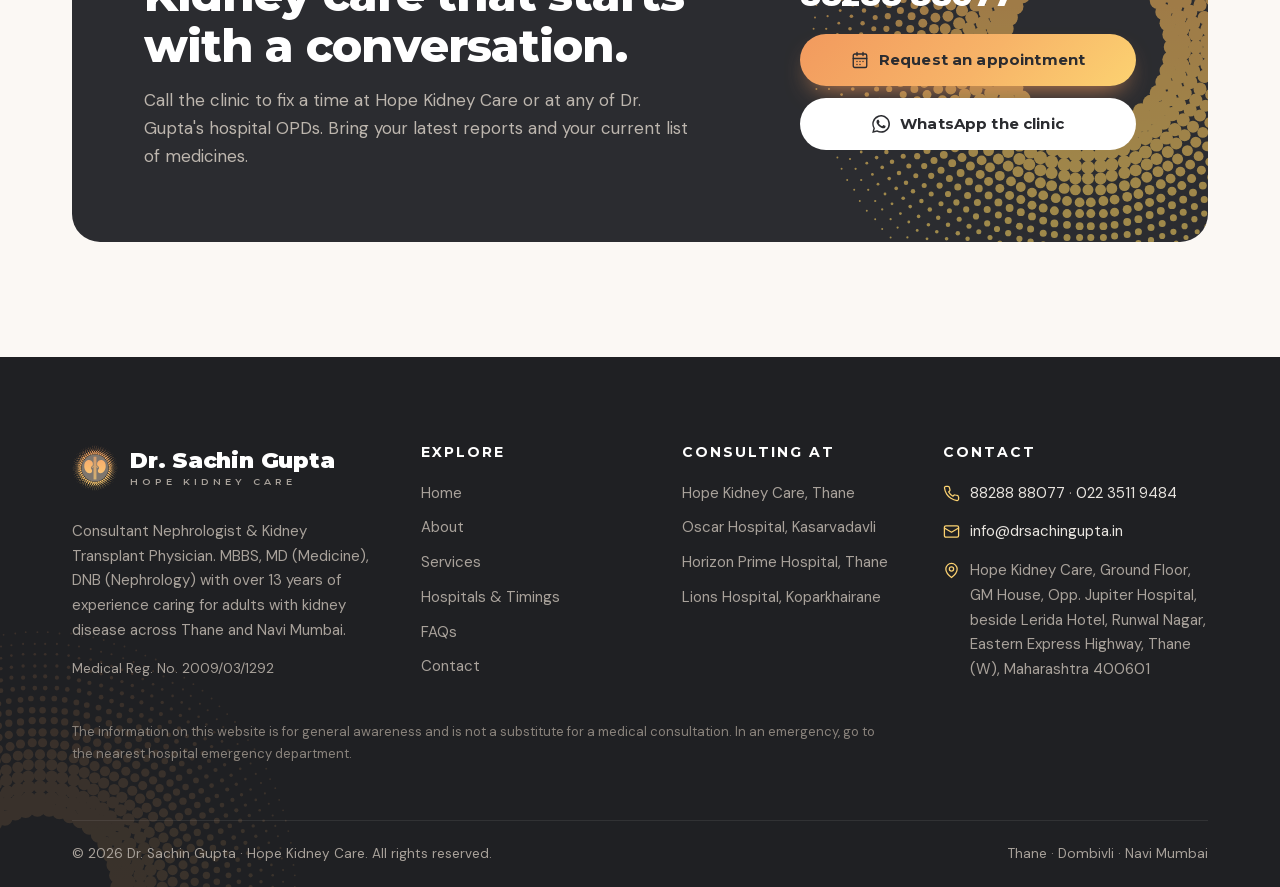
<file: hospitals.html>
<!DOCTYPE html>
<html lang="en-IN">
<head>
  <meta charset="UTF-8">
  <meta name="viewport" content="width=device-width, initial-scale=1">
  <title>Hospitals &amp; OPD Timings — Dr. Sachin Gupta, Nephrologist Thane</title>
  <meta name="description" content="Weekly consultation timings for Dr. Sachin Gupta at Hope Kidney Care Thane, Oscar Hospital Kasarvadavli, Horizon Prime Hospital Thane and Lions Hospital Koparkhairane.">
  <meta name="theme-color" content="#2b2c30">
  <link rel="canonical" href="https://www.drsachingupta.in/hospitals.html">
  <link rel="icon" href="assets/img/favicon.svg" type="image/svg+xml">
  <link rel="apple-touch-icon" href="assets/img/apple-touch-icon.png">
  <meta property="og:type" content="website">
  <meta property="og:title" content="Hospitals &amp; OPD Timings — Dr. Sachin Gupta, Nephrologist Thane">
  <meta property="og:description" content="Weekly consultation timings for Dr. Sachin Gupta at Hope Kidney Care Thane, Oscar Hospital Kasarvadavli, Horizon Prime Hospital Thane and Lions Hospital Koparkhairane.">
  <meta property="og:url" content="https://www.drsachingupta.in/hospitals.html">
  <meta property="og:image" content="https://www.drsachingupta.in/assets/img/og-image.png">
  <meta name="twitter:card" content="summary_large_image">
  <script>document.documentElement.className="js"</script>
  <link rel="preload" href="assets/fonts/montserrat.woff2" as="font" type="font/woff2" crossorigin>
  <link rel="preload" href="assets/fonts/dm-sans.woff2" as="font" type="font/woff2" crossorigin>
  <link rel="stylesheet" href="assets/css/style.css?v=14">
  <script type="application/ld+json">{"@context": "https://schema.org", "@graph": [{"@type": "Physician", "@id": "https://www.drsachingupta.in/#doctor", "name": "Dr. Sachin Gupta", "medicalSpecialty": "Nephrology", "description": "Consultant Nephrologist & Kidney Transplant Physician in Thane — MBBS, MD (Medicine), DNB (Nephrology).", "telephone": "+918828888077", "email": "info@drsachingupta.in", "url": "https://www.drsachingupta.in", "image": "https://www.drsachingupta.in/assets/img/og-image.png", "address": {"@type": "PostalAddress", "streetAddress": "Ground Floor, GM House, Opp. Jupiter Hospital, Runwal Nagar, Eastern Express Highway", "addressLocality": "Thane", "addressRegion": "Maharashtra", "postalCode": "400601", "addressCountry": "IN"}, "memberOf": ["Indian Society of Nephrology (ISN)", "Indian Society of Organ Transplantation (ISOT)", "AVATAR"]}, {"@type": "MedicalClinic", "@id": "https://www.drsachingupta.in/#clinic", "name": "Hope Kidney Care", "telephone": "+918828888077", "address": {"@type": "PostalAddress", "streetAddress": "Ground Floor, GM House, Opp. Jupiter Hospital, Runwal Nagar, Eastern Express Highway", "addressLocality": "Thane", "addressRegion": "Maharashtra", "postalCode": "400601", "addressCountry": "IN"}, "openingHoursSpecification": [{"@type": "OpeningHoursSpecification", "dayOfWeek": ["Monday", "Tuesday", "Wednesday", "Thursday", "Friday", "Saturday"], "opens": "10:00", "closes": "11:30"}, {"@type": "OpeningHoursSpecification", "dayOfWeek": ["Monday", "Tuesday", "Wednesday", "Thursday", "Friday", "Saturday"], "opens": "20:15", "closes": "22:00"}], "medicalSpecialty": "Nephrology"}]}</script>
  <script defer src="assets/js/site.js?v=5"></script>
</head>
<body>
<svg width="0" height="0" style="position:absolute" aria-hidden="true"><symbol id="i-phone" viewBox="0 0 24 24" fill="none" stroke="currentColor" stroke-width="1.8" stroke-linecap="round" stroke-linejoin="round"><path d="M22 16.9v3a2 2 0 0 1-2.2 2 19.8 19.8 0 0 1-8.6-3.1 19.5 19.5 0 0 1-6-6A19.8 19.8 0 0 1 2.1 4.2 2 2 0 0 1 4.1 2h3a2 2 0 0 1 2 1.7c.1.9.4 1.8.7 2.7a2 2 0 0 1-.5 2.1L8 9.8a16 16 0 0 0 6 6l1.3-1.3a2 2 0 0 1 2.1-.4c.9.3 1.8.6 2.7.7a2 2 0 0 1 1.7 2z"/></symbol><symbol id="i-calendar" viewBox="0 0 24 24" fill="none" stroke="currentColor" stroke-width="1.8" stroke-linecap="round" stroke-linejoin="round"><rect x="3" y="4" width="18" height="18" rx="2"/><path d="M16 2v4M8 2v4M3 10h18M8 14h.01M12 14h.01M16 14h.01M8 18h.01M12 18h.01"/></symbol><symbol id="i-clock" viewBox="0 0 24 24" fill="none" stroke="currentColor" stroke-width="1.8" stroke-linecap="round" stroke-linejoin="round"><circle cx="12" cy="12" r="10"/><path d="M12 6v6l4 2"/></symbol><symbol id="i-pin" viewBox="0 0 24 24" fill="none" stroke="currentColor" stroke-width="1.8" stroke-linecap="round" stroke-linejoin="round"><path d="M20 10c0 6-8 12-8 12s-8-6-8-12a8 8 0 0 1 16 0z"/><circle cx="12" cy="10" r="3"/></symbol><symbol id="i-mail" viewBox="0 0 24 24" fill="none" stroke="currentColor" stroke-width="1.8" stroke-linecap="round" stroke-linejoin="round"><rect x="2" y="4" width="20" height="16" rx="2"/><path d="m22 7-10 6L2 7"/></symbol><symbol id="i-arrow" viewBox="0 0 24 24" fill="none" stroke="currentColor" stroke-width="1.8" stroke-linecap="round" stroke-linejoin="round"><path d="M5 12h14M13 5l7 7-7 7"/></symbol><symbol id="i-check" viewBox="0 0 24 24" fill="none" stroke="currentColor" stroke-width="1.8" stroke-linecap="round" stroke-linejoin="round"><path d="M20 6 9 17l-5-5"/></symbol><symbol id="i-menu" viewBox="0 0 24 24" fill="none" stroke="currentColor" stroke-width="1.8" stroke-linecap="round" stroke-linejoin="round"><path d="M4 7h16M4 12h16M4 17h10"/></symbol><symbol id="i-close" viewBox="0 0 24 24" fill="none" stroke="currentColor" stroke-width="1.8" stroke-linecap="round" stroke-linejoin="round"><path d="M18 6 6 18M6 6l12 12"/></symbol><symbol id="i-chev" viewBox="0 0 24 24" fill="none" stroke="currentColor" stroke-width="1.8" stroke-linecap="round" stroke-linejoin="round"><path d="m9 18 6-6-6-6"/></symbol><symbol id="i-kidney" viewBox="0 0 24 24" fill="none" stroke="currentColor" stroke-width="1.8" stroke-linecap="round" stroke-linejoin="round"><path d="M10 5.5C9 3.6 6.4 3 4.7 4.4 2.5 6.2 2.3 10 3.3 13.2 4.4 16.6 7.2 19.5 10 18.6c1.7-.6 2-2.5 1-3.8-.6-.8-1-1.7-.6-2.6.3-.7 1-1 1.1-1.9.2-1.6-.5-3.5-1.5-4.8z"/><path d="M14 8c2-1.7 5-1 6 1.5 1.3 3.2.2 7.8-2.7 9.6-1.5.9-3.4.4-3.8-1.1"/><path d="M11.4 11.4c1.3-.2 2.1.5 2.6 1.6v8"/></symbol><symbol id="i-droplet" viewBox="0 0 24 24" fill="none" stroke="currentColor" stroke-width="1.8" stroke-linecap="round" stroke-linejoin="round"><path d="M12 2.7s6 6.4 6 11.3a6 6 0 0 1-12 0c0-4.9 6-11.3 6-11.3z"/><path d="M9 14a3 3 0 0 0 3 3"/></symbol><symbol id="i-catheter" viewBox="0 0 24 24" fill="none" stroke="currentColor" stroke-width="1.8" stroke-linecap="round" stroke-linejoin="round"><path d="M7 3v4a5 5 0 0 0 10 0V3"/><path d="M12 12v5a4 4 0 0 0 8 0v-1"/><circle cx="20" cy="14" r="2"/><path d="M5 3h4M15 3h4"/></symbol><symbol id="i-steth" viewBox="0 0 24 24" fill="none" stroke="currentColor" stroke-width="1.8" stroke-linecap="round" stroke-linejoin="round"><path d="M4.8 2.3A.3.3 0 1 0 5 2H4a2 2 0 0 0-2 2v5a6 6 0 0 0 6 6 6 6 0 0 0 6-6V4a2 2 0 0 0-2-2h-1a.2.2 0 1 0 .3.3"/><path d="M8 15v1a6 6 0 0 0 6 6 6 6 0 0 0 6-6v-4"/><circle cx="20" cy="10" r="2"/></symbol><symbol id="i-transplant" viewBox="0 0 24 24" fill="none" stroke="currentColor" stroke-width="1.8" stroke-linecap="round" stroke-linejoin="round"><path d="M19 14c1.5-1.5 3-3.2 3-5.5A5.5 5.5 0 0 0 16.5 3c-1.8 0-3 .5-4.5 2-1.5-1.5-2.7-2-4.5-2A5.5 5.5 0 0 0 2 8.5c0 2.3 1.5 4 3 5.5l7 7z"/><path d="M12 5 9 8l2.5 2.5L14 8l2 2"/></symbol><symbol id="i-filter" viewBox="0 0 24 24" fill="none" stroke="currentColor" stroke-width="1.8" stroke-linecap="round" stroke-linejoin="round"><path d="M3 4h18l-7 8.5V19l-4 2v-8.5z"/></symbol><symbol id="i-flask" viewBox="0 0 24 24" fill="none" stroke="currentColor" stroke-width="1.8" stroke-linecap="round" stroke-linejoin="round"><path d="M9 3h6M10 3v6.5L4.6 18.4A1.7 1.7 0 0 0 6 21h12a1.7 1.7 0 0 0 1.4-2.6L14 9.5V3"/><path d="M7.5 15h9"/></symbol><symbol id="i-pulse" viewBox="0 0 24 24" fill="none" stroke="currentColor" stroke-width="1.8" stroke-linecap="round" stroke-linejoin="round"><path d="M22 12h-4l-3 9L9 3l-3 9H2"/></symbol><symbol id="i-peritoneal" viewBox="0 0 24 24" fill="none" stroke="currentColor" stroke-width="1.8" stroke-linecap="round" stroke-linejoin="round"><path d="M12 3c4.5 0 8 3.5 8 8 0 5-4 10-8 10s-8-5-8-10c0-4.5 3.5-8 8-8z"/><path d="M8 12c1.3-1 2.7-1 4 0s2.7 1 4 0M8 15.5c1.3-1 2.7-1 4 0s2.7 1 4 0"/></symbol><symbol id="i-hospital" viewBox="0 0 24 24" fill="none" stroke="currentColor" stroke-width="1.8" stroke-linecap="round" stroke-linejoin="round"><path d="M12 6v4M14 8h-4M18 22V5a2 2 0 0 0-2-2H8a2 2 0 0 0-2 2v17"/><path d="M2 22h20M4 22V12h2M20 22V12h-2M10 22v-4h4v4"/></symbol><symbol id="i-award" viewBox="0 0 24 24" fill="none" stroke="currentColor" stroke-width="1.8" stroke-linecap="round" stroke-linejoin="round"><circle cx="12" cy="8" r="6"/><path d="M15.5 12.9 17 22l-5-3-5 3 1.5-9.1"/></symbol><symbol id="i-shield" viewBox="0 0 24 24" fill="none" stroke="currentColor" stroke-width="1.8" stroke-linecap="round" stroke-linejoin="round"><path d="M12 22s8-4 8-10V5l-8-3-8 3v7c0 6 8 10 8 10z"/><path d="m9 12 2 2 4-4"/></symbol><symbol id="i-user" viewBox="0 0 24 24" fill="none" stroke="currentColor" stroke-width="1.8" stroke-linecap="round" stroke-linejoin="round"><circle cx="12" cy="8" r="4"/><path d="M4 21v-1a6 6 0 0 1 6-6h4a6 6 0 0 1 6 6v1"/></symbol><symbol id="i-alert" viewBox="0 0 24 24" fill="none" stroke="currentColor" stroke-width="1.8" stroke-linecap="round" stroke-linejoin="round"><circle cx="12" cy="12" r="10"/><path d="M12 8v4M12 16h.01"/></symbol><symbol id="i-gauge" viewBox="0 0 24 24" fill="none" stroke="currentColor" stroke-width="1.8" stroke-linecap="round" stroke-linejoin="round"><path d="M12 14 15.5 10.5"/><path d="M3.3 19a10 10 0 1 1 17.4 0"/></symbol><symbol id="i-sugar" viewBox="0 0 24 24" fill="none" stroke="currentColor" stroke-width="1.8" stroke-linecap="round" stroke-linejoin="round"><path d="M12 2 4 7v10l8 5 8-5V7z"/><path d="M12 22V12M20 7l-8 5-8-5"/></symbol><symbol id="i-eye" viewBox="0 0 24 24" fill="none" stroke="currentColor" stroke-width="1.8" stroke-linecap="round" stroke-linejoin="round"><path d="M2 12s3.5-7 10-7 10 7 10 7-3.5 7-10 7S2 12 2 12z"/><circle cx="12" cy="12" r="3"/></symbol><symbol id="i-swell" viewBox="0 0 24 24" fill="none" stroke="currentColor" stroke-width="1.8" stroke-linecap="round" stroke-linejoin="round"><path d="M7 3v8a5 5 0 0 0 10 0V3"/><path d="M5 21c2-1.5 4-1.5 7 0s5 1.5 7 0"/></symbol><symbol id="i-tired" viewBox="0 0 24 24" fill="none" stroke="currentColor" stroke-width="1.8" stroke-linecap="round" stroke-linejoin="round"><path d="M12 3a9 9 0 1 0 9 9 7 7 0 0 1-9-9z"/></symbol><symbol id="i-foam" viewBox="0 0 24 24" fill="none" stroke="currentColor" stroke-width="1.8" stroke-linecap="round" stroke-linejoin="round"><circle cx="8" cy="9" r="3"/><circle cx="15.5" cy="7.5" r="2.5"/><circle cx="14" cy="15" r="4"/><circle cx="6.5" cy="16.5" r="2"/></symbol><symbol id="i-quote" viewBox="0 0 24 24" fill="none" stroke="currentColor" stroke-width="1.8" stroke-linecap="round" stroke-linejoin="round"><path d="M3 21c3 0 7-1 7-8V5H3v7h4c0 4-2 6-4 6zM14 21c3 0 7-1 7-8V5h-7v7h4c0 4-2 6-4 6z"/></symbol><symbol id="i-heart" viewBox="0 0 24 24" fill="none" stroke="currentColor" stroke-width="1.8" stroke-linecap="round" stroke-linejoin="round"><path d="M19 14c1.5-1.5 3-3.2 3-5.5A5.5 5.5 0 0 0 16.5 3c-1.8 0-3 .5-4.5 2-1.5-1.5-2.7-2-4.5-2A5.5 5.5 0 0 0 2 8.5c0 2.3 1.5 4 3 5.5l7 7z"/></symbol><symbol id="i-chat" viewBox="0 0 24 24" fill="none" stroke="currentColor" stroke-width="1.8" stroke-linecap="round" stroke-linejoin="round"><path d="M21 11.5a8.4 8.4 0 0 1-9 8.4 8.6 8.6 0 0 1-3.8-.9L3 21l1.9-5.7a8.4 8.4 0 0 1-.9-3.8 8.5 8.5 0 0 1 8.5-8.5 8.4 8.4 0 0 1 8.5 8.5z"/></symbol><symbol id="i-book" viewBox="0 0 24 24" fill="none" stroke="currentColor" stroke-width="1.8" stroke-linecap="round" stroke-linejoin="round"><path d="M2 4h6a4 4 0 0 1 4 4v13a3 3 0 0 0-3-3H2zM22 4h-6a4 4 0 0 0-4 4v13a3 3 0 0 1 3-3h7z"/></symbol><symbol id="i-grad" viewBox="0 0 24 24" fill="none" stroke="currentColor" stroke-width="1.8" stroke-linecap="round" stroke-linejoin="round"><path d="M22 10 12 5 2 10l10 5 10-5z"/><path d="M6 12v5c3 2 9 2 12 0v-5M22 10v6"/></symbol><symbol id="i-wa" viewBox="0 0 24 24"><path fill="currentColor" stroke="none" d="M17.5 14.4c-.3-.1-1.8-.9-2-1-.3-.1-.5-.1-.7.1-.2.3-.8 1-.9 1.2-.2.2-.3.2-.6.1-.3-.1-1.3-.5-2.4-1.5-.9-.8-1.5-1.8-1.7-2.1-.2-.3 0-.5.1-.6l.4-.5c.2-.2.2-.3.3-.5.1-.2 0-.4 0-.5l-.9-2.2c-.2-.6-.5-.5-.7-.5h-.6c-.2 0-.5.1-.8.4-.3.3-1 1-1 2.5s1.1 2.9 1.2 3.1c.1.2 2.1 3.2 5.1 4.5.7.3 1.3.5 1.7.6.7.2 1.4.2 1.9.1.6-.1 1.8-.7 2-1.4.2-.7.2-1.3.2-1.4-.1-.2-.3-.3-.6-.4zM12 21.8c-1.8 0-3.5-.5-5-1.4l-.4-.2-3.7 1 1-3.6-.2-.4A9.8 9.8 0 1 1 12 21.8zM20.5 3.5A11.8 11.8 0 0 0 1.9 17.7L.2 24l6.4-1.7a11.8 11.8 0 0 0 5.6 1.4C18.8 23.7 24 18.4 24 11.9c0-3.2-1.2-6.1-3.5-8.4z"/></symbol></svg>
<a class="skip-link" href="#main">Skip to content</a>

<div class="topbar">
  <div class="container">
    <div class="topbar__items">
      <span class="topbar__item"><svg aria-hidden="true"><use href="#i-clock"/></svg> Hope Kidney Care · Mon–Sat, 10–11:30 AM &amp; 8:15–10 PM</span>
      <span class="topbar__item topbar__hide-sm"><svg aria-hidden="true"><use href="#i-pin"/></svg> Runwal Nagar, Thane (W)</span>
    </div>
    <div class="topbar__items">
      <a class="topbar__item" href="tel:+918828888077"><svg aria-hidden="true"><use href="#i-phone"/></svg> 88288 88077</a>
      <a class="topbar__item topbar__hide-sm" href="mailto:info@drsachingupta.in"><svg aria-hidden="true"><use href="#i-mail"/></svg> info@drsachingupta.in</a>
    </div>
  </div>
</div>
<header class="site-header">
  <div class="container">
    <a class="brand" href="index.html" aria-label="Hope Kidney Care — Dr. Sachin Gupta, home">
      <img class="brand__mark" src="assets/img/emblem.svg" alt="" width="46" height="46" decoding="async">
      <span class="brand__text"><span class="brand__word">Dr. Sachin Gupta</span><span class="brand__sub">Hope Kidney Care</span></span>
    </a>
    <nav class="nav" aria-label="Main"><a href="index.html">Home</a><a href="about.html">About</a><a href="services.html">Services</a><a href="hospitals.html" aria-current="page">Hospitals &amp; Timings</a><a href="faq.html">FAQs</a><a href="contact.html">Contact</a></nav>
    <div class="header-cta">
      <a class="btn btn--ghost btn--sm" href="tel:+918828888077"><svg aria-hidden="true"><use href="#i-phone"/></svg> Call</a>
      <a class="btn btn--primary btn--sm" href="contact.html#book"><svg aria-hidden="true"><use href="#i-calendar"/></svg> Book appointment</a>
      <button class="menu-toggle" type="button" aria-label="Open menu" aria-controls="drawer" aria-expanded="false"><svg aria-hidden="true"><use href="#i-menu"/></svg></button>
    </div>
  </div>
</header>
<div class="drawer" id="drawer" aria-hidden="true">
  <div class="drawer__scrim" data-close></div>
  <div class="drawer__panel" role="dialog" aria-modal="true" aria-label="Menu">
    <div class="drawer__head"><a class="brand" href="index.html" aria-label="Hope Kidney Care — Dr. Sachin Gupta, home">
      <img class="brand__mark" src="assets/img/emblem.svg" alt="" width="46" height="46" decoding="async">
      <span class="brand__text"><span class="brand__word">Dr. Sachin Gupta</span><span class="brand__sub">Hope Kidney Care</span></span>
    </a><button class="menu-toggle" style="display:inline-flex" type="button" aria-label="Close menu" data-close><svg aria-hidden="true"><use href="#i-close"/></svg></button></div>
    <nav aria-label="Mobile"><a href="index.html">Home<svg aria-hidden="true"><use href="#i-chev"/></svg></a><a href="about.html">About<svg aria-hidden="true"><use href="#i-chev"/></svg></a><a href="services.html">Services<svg aria-hidden="true"><use href="#i-chev"/></svg></a><a href="hospitals.html" aria-current="page">Hospitals &amp; Timings<svg aria-hidden="true"><use href="#i-chev"/></svg></a><a href="faq.html">FAQs<svg aria-hidden="true"><use href="#i-chev"/></svg></a><a href="contact.html">Contact<svg aria-hidden="true"><use href="#i-chev"/></svg></a></nav>
    <div class="drawer__contact">
      <a class="btn btn--primary" href="contact.html#book"><svg aria-hidden="true"><use href="#i-calendar"/></svg> Book appointment</a>
      <a class="btn btn--ghost" href="tel:+918828888077"><svg aria-hidden="true"><use href="#i-phone"/></svg> 88288 88077</a>
    </div>
  </div>
</div>
<main id="main">

<section class="page-hero">
  <span class="halftone"></span>
  <div class="container">
    <div class="crumbs"><a href="index.html">Home</a><svg aria-hidden="true"><use href="#i-chev"/></svg><span aria-current="page">Hospitals &amp; Timings</span></div>
    <span class="eyebrow">Where to consult</span>
    <h1>OPD timings &amp; hospital associations</h1>
    <p class="lead">Dr. Gupta consults at four locations every week. Today's sessions are highlighted automatically.</p>
  </div>
</section>
<section class="section" style="padding-top:0">
  <div class="container">
    <div class="locations">
      <article class="loc reveal loc--primary" id="hope" data-loc="hope" style="--d:0.0s">
        <span class="loc__status">Monday to Saturday</span>
        <div class="loc__pin"><svg aria-hidden="true"><use href="#i-kidney"/></svg></div>
        <div>
          <h3>Hope Kidney Care</h3>
          <p class="loc__area">Dr. Gupta's own clinic · Runwal Nagar, Thane (W)</p>
          <div class="loc__meta">
            <div><svg aria-hidden="true"><use href="#i-clock"/></svg><span><strong>10:00 – 11:30 AM</strong> &amp; <strong>8:15 – 10:00 PM</strong> · Monday to Saturday</span></div>
            <div><svg aria-hidden="true"><use href="#i-pin"/></svg><span>Ground Floor, GM House, Opp. Jupiter Hospital, beside Lerida Hotel, Eastern Express Highway, Thane 400601</span></div>
          </div>
          <div class="loc__days" aria-label="Consulting days"><span data-d="1" class="on" title="Mon">Mo</span><span data-d="2" class="on" title="Tue">Tu</span><span data-d="3" class="on" title="Wed">We</span><span data-d="4" class="on" title="Thu">Th</span><span data-d="5" class="on" title="Fri">Fr</span><span data-d="6" class="on" title="Sat">Sa</span><span data-d="0" class="" title="Sun">Su</span></div>
          <div class="btn-row">
            <a class="btn btn--primary" href="tel:+918828888077"><svg aria-hidden="true"><use href="#i-phone"/></svg> 88288 88077</a>
            <a class="btn btn--ghost" href="https://www.google.com/maps/search/?api=1&query=Hope+Kidney+Care+GM+House+Runwal+Nagar+Eastern+Express+Highway+Thane+400601" target="_blank" rel="noopener"><svg aria-hidden="true"><use href="#i-pin"/></svg> Directions</a>
          </div>
        </div>
      </article>
      <article class="loc reveal" id="oscar" data-loc="oscar" style="--d:0.06s">
        <span class="loc__status">Monday to Saturday</span>
        <div class="loc__pin"><svg aria-hidden="true"><use href="#i-hospital"/></svg></div>
        <div>
          <h3>Oscar Hospital</h3>
          <p class="loc__area">Kasarvadavli, Ghodbunder Road, Thane (W)</p>
          <div class="loc__meta">
            <div><svg aria-hidden="true"><use href="#i-clock"/></svg><span><strong>10:00 – 11:00 AM</strong> · Monday to Saturday</span></div>
            <div><svg aria-hidden="true"><use href="#i-alert"/></svg><span><strong>By prior appointment only</strong></span></div>
          </div>
          <div class="loc__days" aria-label="Consulting days"><span data-d="1" class="on" title="Mon">Mo</span><span data-d="2" class="on" title="Tue">Tu</span><span data-d="3" class="on" title="Wed">We</span><span data-d="4" class="on" title="Thu">Th</span><span data-d="5" class="on" title="Fri">Fr</span><span data-d="6" class="on" title="Sat">Sa</span><span data-d="0" class="" title="Sun">Su</span></div>
          <div class="btn-row">
            <a class="btn btn--primary" href="tel:+918989712323"><svg aria-hidden="true"><use href="#i-phone"/></svg> 89897 12323</a>
            <a class="btn btn--ghost" href="https://www.google.com/maps/search/?api=1&query=Oscar+Hospital+Kasarvadavli+Thane" target="_blank" rel="noopener"><svg aria-hidden="true"><use href="#i-pin"/></svg> Directions</a>
          </div>
        </div>
      </article>
      <article class="loc reveal" id="horizon-prime" data-loc="horizon-prime" style="--d:0.12s">
        <span class="loc__status">Monday to Saturday</span>
        <div class="loc__pin"><svg aria-hidden="true"><use href="#i-hospital"/></svg></div>
        <div>
          <h3>Horizon Prime Hospital</h3>
          <p class="loc__area">Ghodbunder Road, Thane (W)</p>
          <div class="loc__meta">
            <div><svg aria-hidden="true"><use href="#i-clock"/></svg><span><strong>5:00 – 8:00 PM</strong> · Monday to Saturday</span></div>

          </div>
          <div class="loc__days" aria-label="Consulting days"><span data-d="1" class="on" title="Mon">Mo</span><span data-d="2" class="on" title="Tue">Tu</span><span data-d="3" class="on" title="Wed">We</span><span data-d="4" class="on" title="Thu">Th</span><span data-d="5" class="on" title="Fri">Fr</span><span data-d="6" class="on" title="Sat">Sa</span><span data-d="0" class="" title="Sun">Su</span></div>
          <div class="btn-row">
            <a class="btn btn--primary" href="tel:+918828888077"><svg aria-hidden="true"><use href="#i-phone"/></svg> 88288 88077</a>
            <a class="btn btn--ghost" href="https://www.google.com/maps/search/?api=1&query=Horizon+Prime+Hospital+Ghodbunder+Road+Thane" target="_blank" rel="noopener"><svg aria-hidden="true"><use href="#i-pin"/></svg> Directions</a>
          </div>
        </div>
      </article>
      <article class="loc reveal" id="lions" data-loc="lions" style="--d:0.18s">
        <span class="loc__status">Tuesday &amp; Thursday</span>
        <div class="loc__pin"><svg aria-hidden="true"><use href="#i-hospital"/></svg></div>
        <div>
          <h3>Lions Hospital</h3>
          <p class="loc__area">Koparkhairane, Navi Mumbai</p>
          <div class="loc__meta">
            <div><svg aria-hidden="true"><use href="#i-clock"/></svg><span><strong>4:00 – 5:00 PM</strong> · Tuesday &amp; Thursday</span></div>
            
          </div>
          <div class="loc__days" aria-label="Consulting days"><span data-d="1" class="" title="Mon">Mo</span><span data-d="2" class="on" title="Tue">Tu</span><span data-d="3" class="" title="Wed">We</span><span data-d="4" class="on" title="Thu">Th</span><span data-d="5" class="" title="Fri">Fr</span><span data-d="6" class="" title="Sat">Sa</span><span data-d="0" class="" title="Sun">Su</span></div>
          <div class="btn-row">
            <a class="btn btn--primary" href="tel:+918828888077"><svg aria-hidden="true"><use href="#i-phone"/></svg> 88288 88077</a>
            <a class="btn btn--ghost" href="https://www.google.com/maps/search/?api=1&query=Lions+Hospital+Koparkhairane+Navi+Mumbai" target="_blank" rel="noopener"><svg aria-hidden="true"><use href="#i-pin"/></svg> Directions</a>
          </div>
        </div>
      </article></div>
  </div>
</section>

<section class="section section--white">
  <div class="container">
    <div class="section-head reveal">
      <span class="eyebrow">Weekly timetable</span>
      <h2>The week at a glance</h2>
      <p class="lead">Timings can change on public holidays — please call before visiting.</p>
    </div>
    <div class="timetable-wrap reveal">
      <table class="timetable">
        <caption class="visually-hidden">Dr. Sachin Gupta weekly consultation timetable</caption>
        <thead><tr><th scope="col" style="text-align:left">Location</th><th scope="col" data-d="1">Mon</th><th scope="col" data-d="2">Tue</th><th scope="col" data-d="3">Wed</th><th scope="col" data-d="4">Thu</th><th scope="col" data-d="5">Fri</th><th scope="col" data-d="6">Sat</th><th scope="col" data-d="0">Sun</th></tr></thead>
        <tbody><tr><th scope="row">Hope Kidney Care<small>Runwal Nagar, Thane (W)</small></th><td data-d="1"><span class="slot">10–11:30 AM</span><br><span class="slot">8:15–10 PM</span></td><td data-d="2"><span class="slot">10–11:30 AM</span><br><span class="slot">8:15–10 PM</span></td><td data-d="3"><span class="slot">10–11:30 AM</span><br><span class="slot">8:15–10 PM</span></td><td data-d="4"><span class="slot">10–11:30 AM</span><br><span class="slot">8:15–10 PM</span></td><td data-d="5"><span class="slot">10–11:30 AM</span><br><span class="slot">8:15–10 PM</span></td><td data-d="6"><span class="slot">10–11:30 AM</span><br><span class="slot">8:15–10 PM</span></td><td data-d="0"><span class="slot slot--off">—</span></td></tr><tr><th scope="row">Oscar Hospital<small>Kasarvadavli, Ghodbunder Road, Thane (W)</small></th><td data-d="1"><span class="slot">10–11 AM</span></td><td data-d="2"><span class="slot">10–11 AM</span></td><td data-d="3"><span class="slot">10–11 AM</span></td><td data-d="4"><span class="slot">10–11 AM</span></td><td data-d="5"><span class="slot">10–11 AM</span></td><td data-d="6"><span class="slot">10–11 AM</span></td><td data-d="0"><span class="slot slot--off">—</span></td></tr><tr><th scope="row">Horizon Prime Hospital<small>Ghodbunder Road, Thane (W)</small></th><td data-d="1"><span class="slot">5–8 PM</span></td><td data-d="2"><span class="slot">5–8 PM</span></td><td data-d="3"><span class="slot">5–8 PM</span></td><td data-d="4"><span class="slot">5–8 PM</span></td><td data-d="5"><span class="slot">5–8 PM</span></td><td data-d="6"><span class="slot">5–8 PM</span></td><td data-d="0"><span class="slot slot--off">—</span></td></tr><tr><th scope="row">Lions Hospital<small>Koparkhairane, Navi Mumbai</small></th><td data-d="1"><span class="slot slot--off">—</span></td><td data-d="2"><span class="slot">4–5 PM</span></td><td data-d="3"><span class="slot slot--off">—</span></td><td data-d="4"><span class="slot">4–5 PM</span></td><td data-d="5"><span class="slot slot--off">—</span></td><td data-d="6"><span class="slot slot--off">—</span></td><td data-d="0"><span class="slot slot--off">—</span></td></tr></tbody>
      </table>
    </div>
    <div class="notice reveal" style="margin-top:20px"><svg aria-hidden="true"><use href="#i-alert"/></svg><span>Oscar Hospital OPD is <strong>by prior appointment only</strong> — call <a href="tel:+918989712323" style="font-weight:700">89897 12323</a>. For all other locations, call the clinic on <a href="tel:+918828888077" style="font-weight:700">88288 88077</a>.</span></div>
  </div>
</section>

<section class="section section--tint">
  <div class="container">
    <div class="section-head reveal">
      <span class="eyebrow">Hospital associations</span>
      <h2>Attached hospitals</h2>
      <p class="lead">For admissions, dialysis, procedures and transplant care.</p>
    </div>
    <div class="hospitals">
      <div class="hospital reveal" style="--d:0.00s"><div class="hospital__icon"><svg aria-hidden="true"><use href="#i-hospital"/></svg></div><div><strong>Horizon Prime Hospital</strong><span>Thane</span></div></div><div class="hospital reveal" style="--d:0.04s"><div class="hospital__icon"><svg aria-hidden="true"><use href="#i-hospital"/></svg></div><div><strong>Jupiter Hospital</strong><span>Thane</span></div></div><div class="hospital reveal" style="--d:0.08s"><div class="hospital__icon"><svg aria-hidden="true"><use href="#i-hospital"/></svg></div><div><strong>Nector Hospital</strong><span>Thane region</span></div></div><div class="hospital reveal" style="--d:0.12s"><div class="hospital__icon"><svg aria-hidden="true"><use href="#i-hospital"/></svg></div><div><strong>Lakecity Hospital</strong><span>Thane</span></div></div><div class="hospital reveal" style="--d:0.16s"><div class="hospital__icon"><svg aria-hidden="true"><use href="#i-hospital"/></svg></div><div><strong>Oscar Hospital</strong><span>Kasarvadavli, Thane</span></div></div><div class="hospital reveal" style="--d:0.20s"><div class="hospital__icon"><svg aria-hidden="true"><use href="#i-hospital"/></svg></div><div><strong>Siddhivinayak Hospital</strong><span>Thane</span></div></div><div class="hospital reveal" style="--d:0.24s"><div class="hospital__icon"><svg aria-hidden="true"><use href="#i-hospital"/></svg></div><div><strong>Lions Hospital</strong><span>Koparkhairane, Navi Mumbai</span></div></div>
    </div>
  </div>
</section>

<section class="section" aria-label="Book a consultation">
  <div class="container">
    <div class="cta reveal">
      <span class="halftone halftone--gold"></span>
      <div>
        <span class="eyebrow">Book a consultation</span>
        <h2>Kidney care that starts with a conversation.</h2>
        <p>Call the clinic to fix a time at Hope Kidney Care or at any of Dr. Gupta's hospital OPDs. Bring your latest reports and your current list of medicines.</p>
      </div>
      <div class="cta__actions">
        <a class="cta__phone" href="tel:+918828888077"><small>Clinic appointments</small>88288 88077</a>
        <a class="btn btn--sun" href="contact.html#book"><svg aria-hidden="true"><use href="#i-calendar"/></svg> Request an appointment</a>
        <a class="btn btn--light" href="https://wa.me/918828888077?text=Hello%20Dr.%20Sachin%20Gupta%2C%20I%20would%20like%20to%20book%20a%20consultation." target="_blank" rel="noopener"><svg aria-hidden="true"><use href="#i-wa"/></svg> WhatsApp the clinic</a>
      </div>
    </div>
  </div>
</section>
</main>
<footer class="site-footer">
  <span class="halftone"></span>
  <div class="container">
    <div class="footer-grid">
      <div>
        <a class="brand" href="index.html" aria-label="Hope Kidney Care — Dr. Sachin Gupta, home">
      <img class="brand__mark" src="assets/img/emblem.svg" alt="" width="46" height="46" decoding="async">
      <span class="brand__text"><span class="brand__word">Dr. Sachin Gupta</span><span class="brand__sub">Hope Kidney Care</span></span>
    </a>
        <p class="footer-about">Consultant Nephrologist &amp; Kidney Transplant Physician. MBBS, MD (Medicine), DNB (Nephrology) with over 13 years of experience caring for adults with kidney disease across Thane and Navi Mumbai.</p>
        <p style="font-size:13.5px">Medical Reg. No. 2009/03/1292</p>
      </div>
      <div>
        <h4>Explore</h4>
        <nav class="footer-links" aria-label="Footer"><a href="index.html">Home</a><a href="about.html">About</a><a href="services.html">Services</a><a href="hospitals.html">Hospitals &amp; Timings</a><a href="faq.html">FAQs</a><a href="contact.html">Contact</a></nav>
      </div>
      <div>
        <h4>Consulting at</h4>
        <ul class="footer-links">
          <li><a href="hospitals.html#hope">Hope Kidney Care, Thane</a></li>
          <li><a href="hospitals.html#oscar">Oscar Hospital, Kasarvadavli</a></li>
          <li><a href="hospitals.html#horizon-prime">Horizon Prime Hospital, Thane</a></li>
          <li><a href="hospitals.html#lions">Lions Hospital, Koparkhairane</a></li>
        </ul>
      </div>
      <div>
        <h4>Contact</h4>
        <div class="footer-contact">
          <div><svg aria-hidden="true"><use href="#i-phone"/></svg><span><a href="tel:+918828888077">88288 88077</a> · <a href="tel:+912235119484">022 3511 9484</a></span></div>
          <div><svg aria-hidden="true"><use href="#i-mail"/></svg><a href="mailto:info@drsachingupta.in">info@drsachingupta.in</a></div>
          <div><svg aria-hidden="true"><use href="#i-pin"/></svg><span>Hope Kidney Care, Ground Floor, GM House, Opp. Jupiter Hospital, beside Lerida Hotel, Runwal Nagar, Eastern Express Highway, Thane (W), Maharashtra 400601</span></div>
        </div>
      </div>
    </div>
    <p class="disclaimer">The information on this website is for general awareness and is not a substitute for a medical consultation. In an emergency, go to the nearest hospital emergency department.</p>
    <div class="footer-bottom">
      <span>© <span data-year>2026</span> Dr. Sachin Gupta · Hope Kidney Care. All rights reserved.</span>
      <span>Thane · Dombivli · Navi Mumbai</span>
    </div>
  </div>
</footer>
<div class="fab">
  <a class="fab__wa" href="https://wa.me/918828888077?text=Hello%20Dr.%20Sachin%20Gupta%2C%20I%20would%20like%20to%20book%20a%20consultation." target="_blank" rel="noopener" aria-label="Chat on WhatsApp"><svg aria-hidden="true"><use href="#i-wa"/></svg></a>
  <a class="fab__call" href="tel:+918828888077" aria-label="Call the clinic"><svg aria-hidden="true"><use href="#i-phone"/></svg></a>
</div>
<nav class="mobile-bar" aria-label="Quick actions">
  <a class="mb-call" href="tel:+918828888077"><svg aria-hidden="true"><use href="#i-phone"/></svg> Call</a>
  <a class="mb-wa" href="https://wa.me/918828888077?text=Hello%20Dr.%20Sachin%20Gupta%2C%20I%20would%20like%20to%20book%20a%20consultation." target="_blank" rel="noopener"><svg aria-hidden="true"><use href="#i-wa"/></svg> WhatsApp</a>
  <a class="mb-book" href="contact.html#book"><svg aria-hidden="true"><use href="#i-calendar"/></svg> Book</a>
</nav>
</body>
</html>
</file>
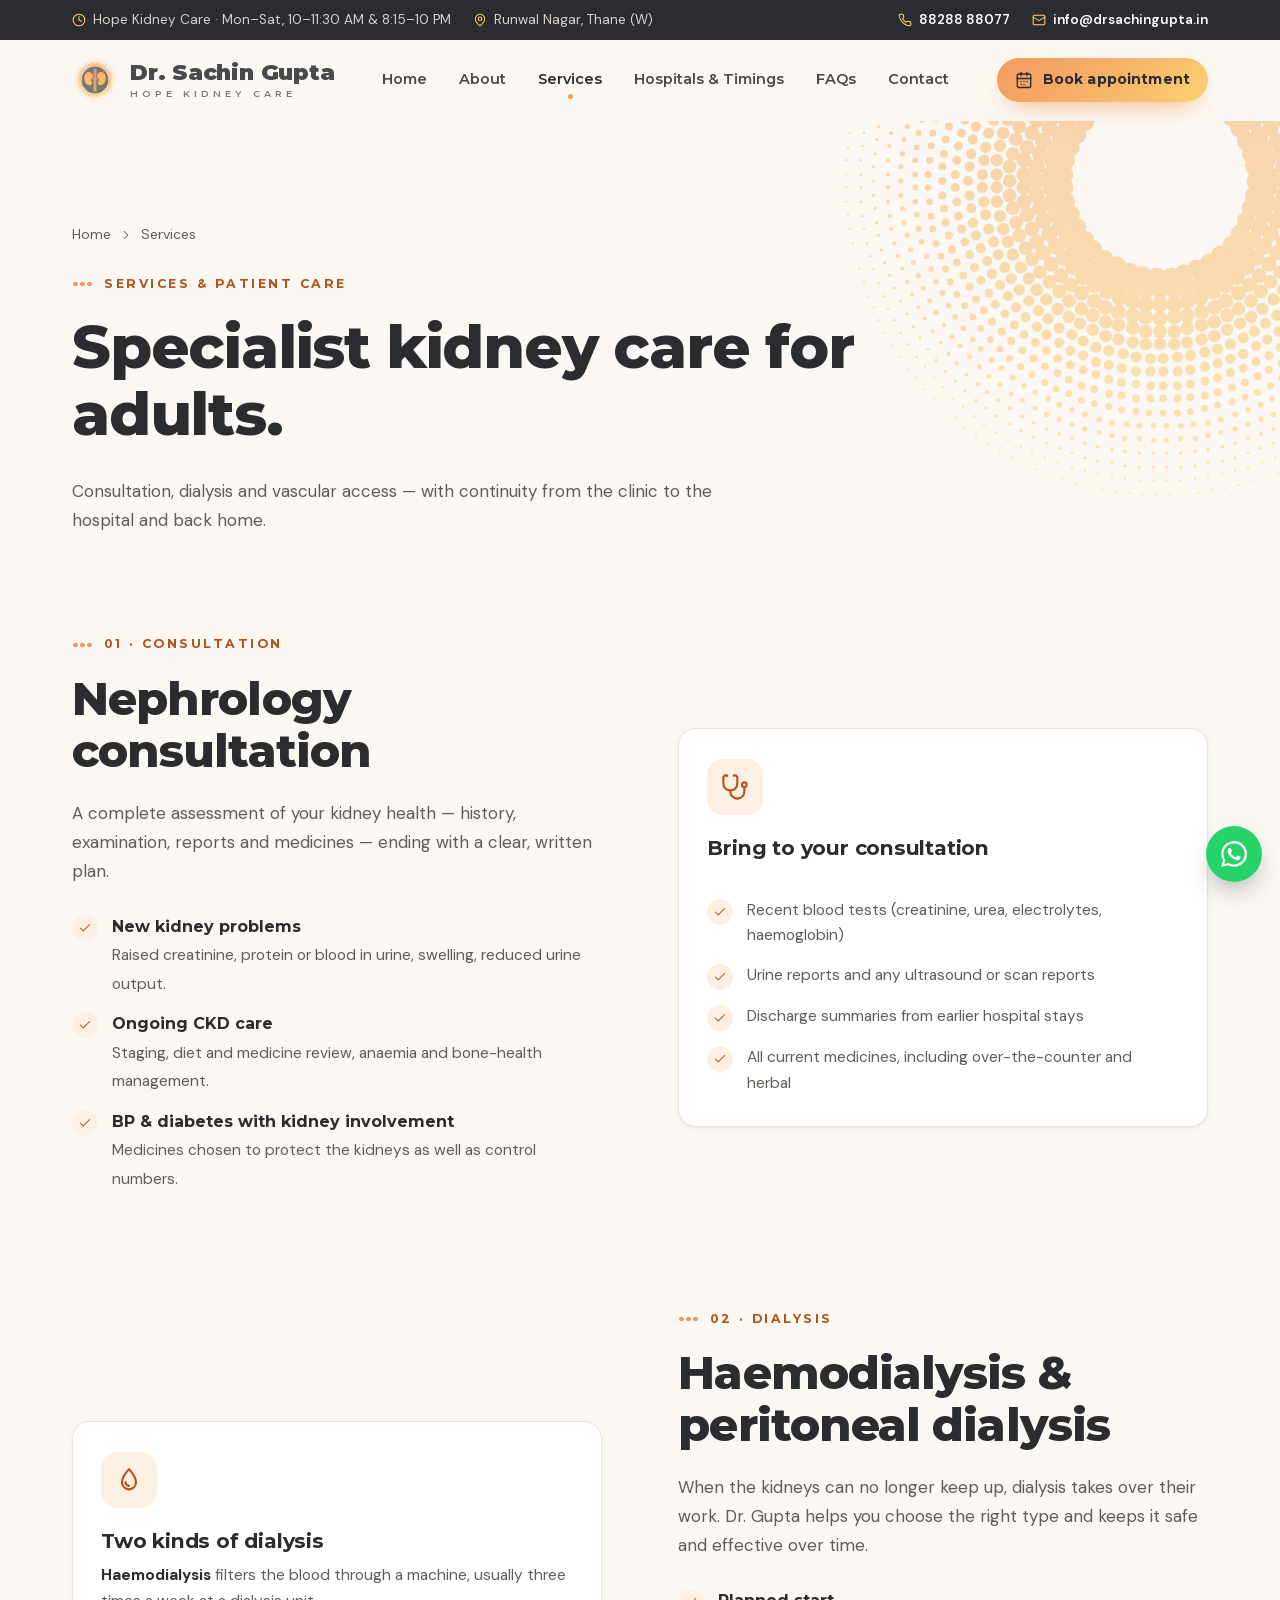
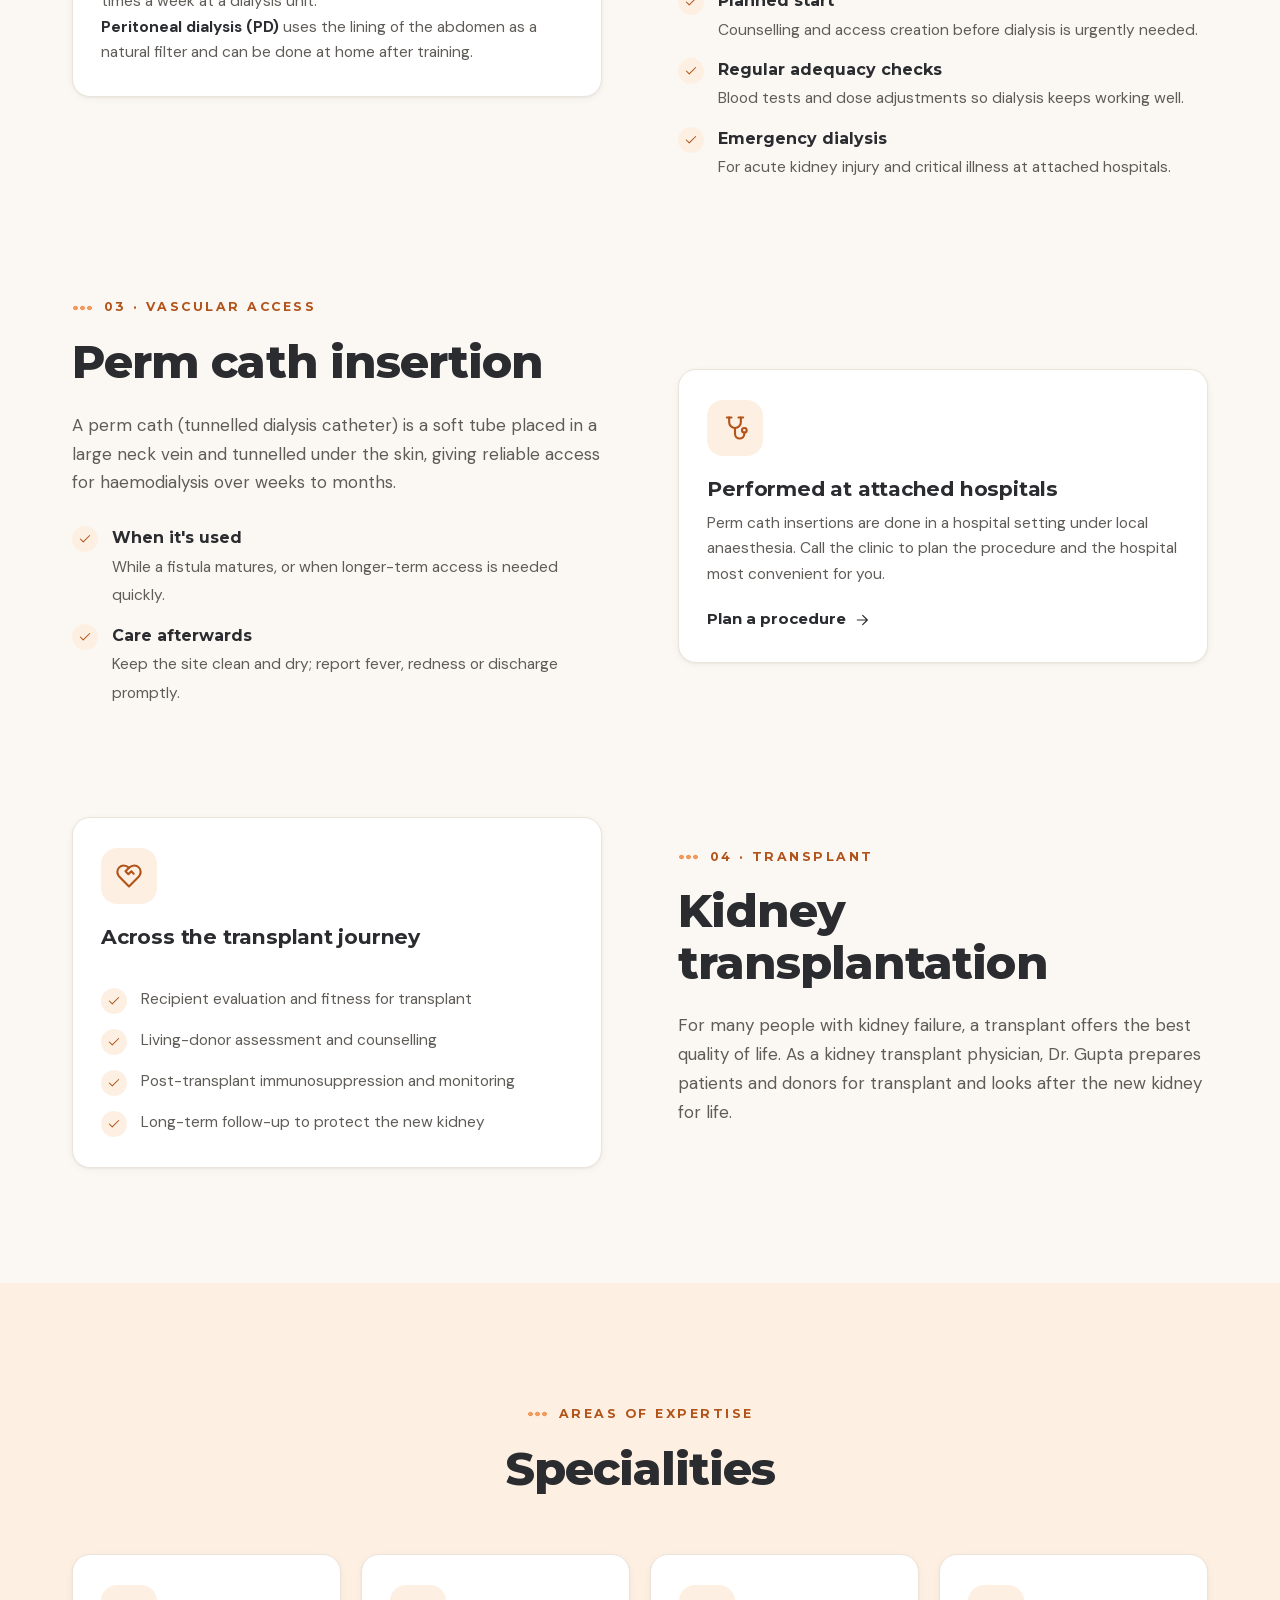
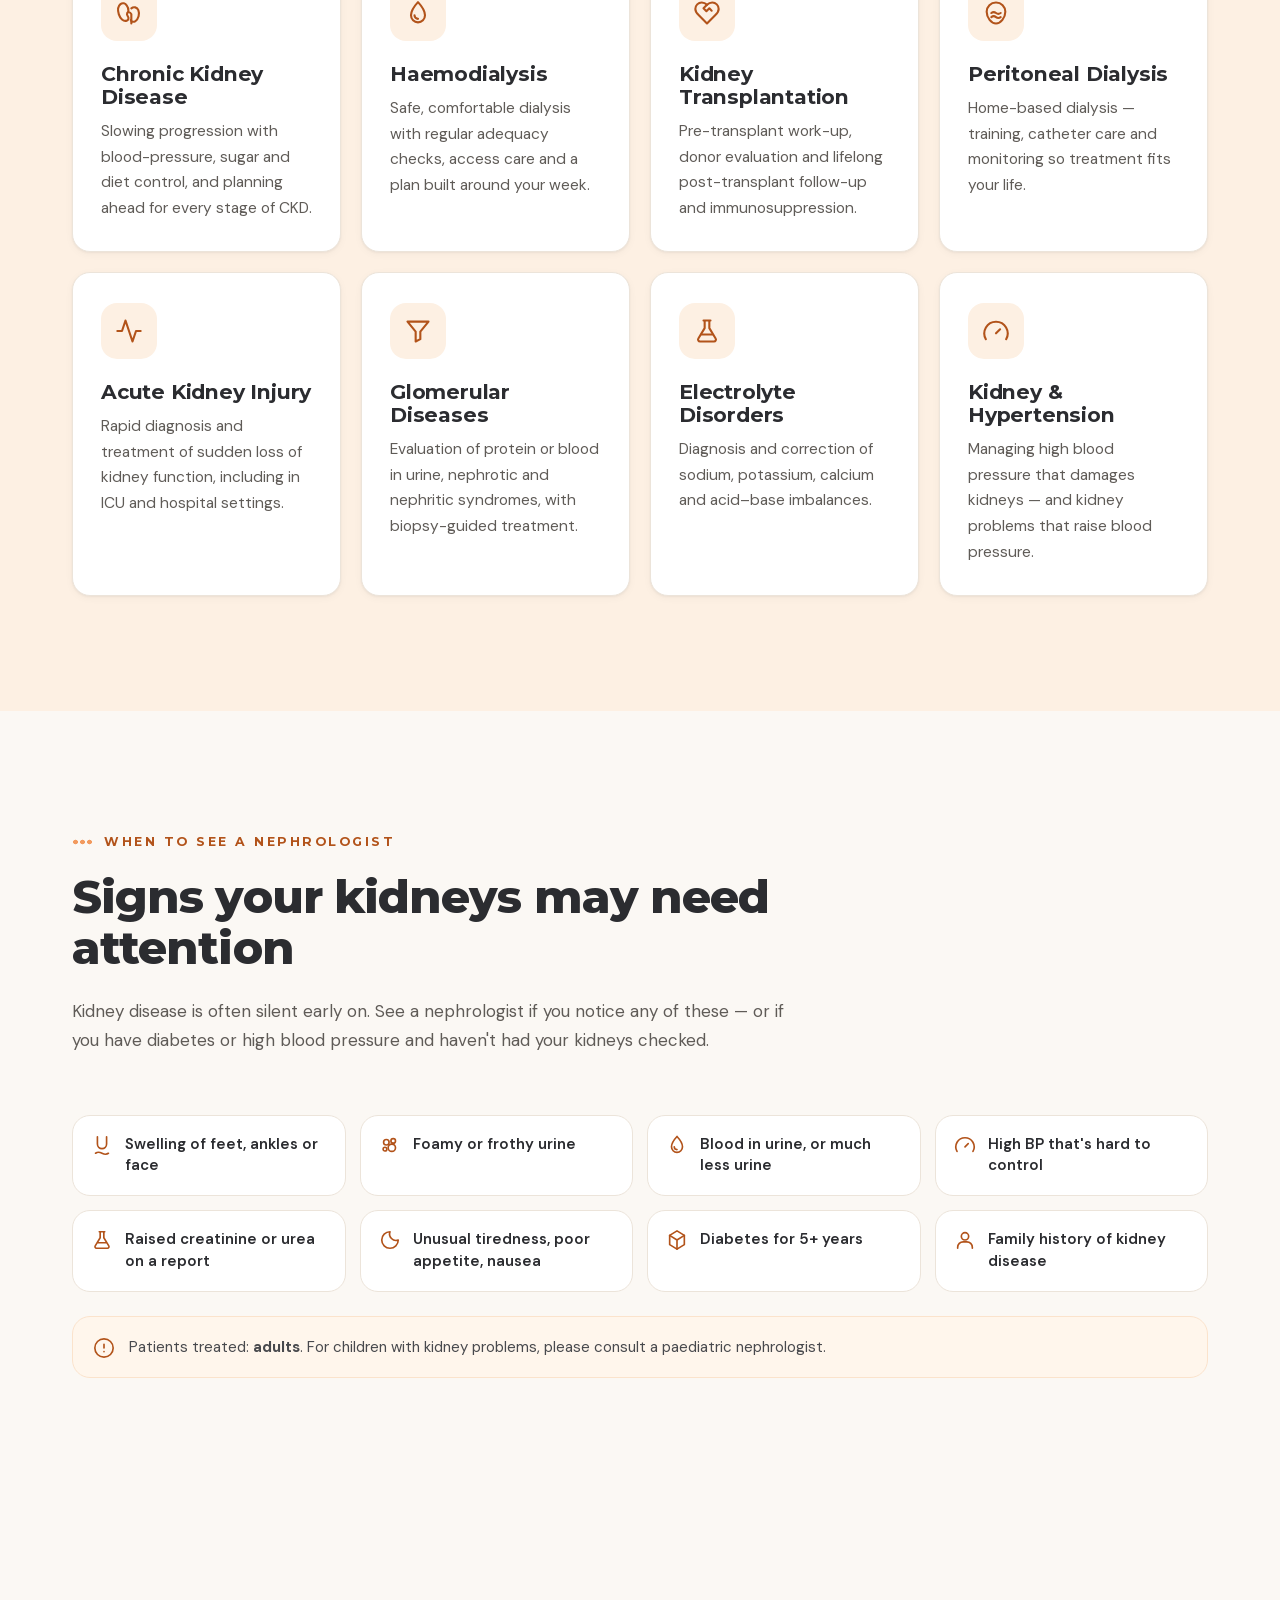
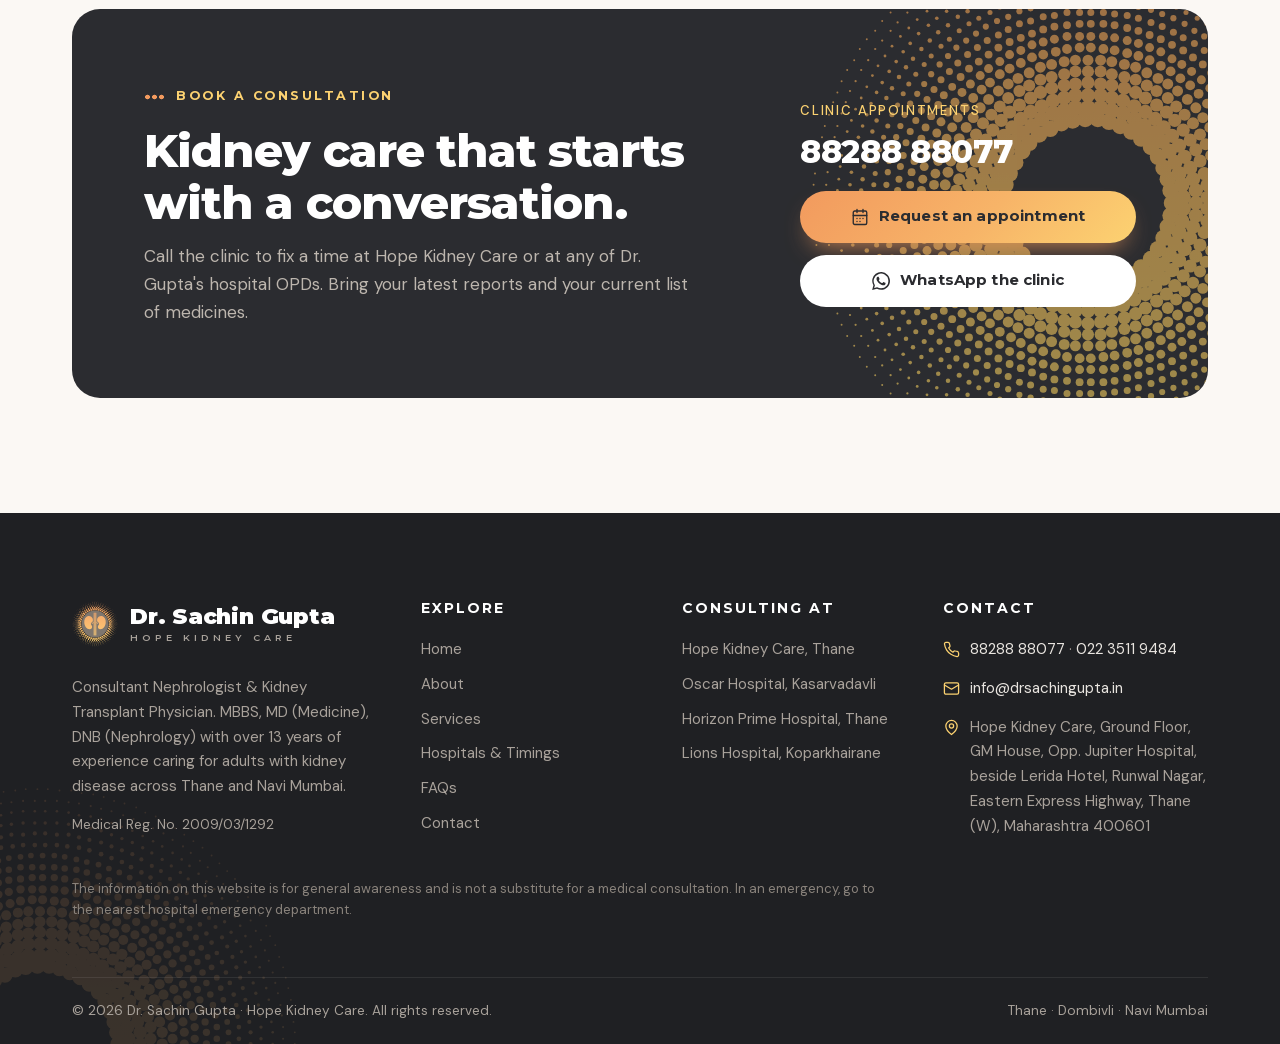
<file: services.html>
<!DOCTYPE html>
<html lang="en-IN">
<head>
  <meta charset="UTF-8">
  <meta name="viewport" content="width=device-width, initial-scale=1">
  <title>Nephrology Services — Dialysis, CKD, Transplant | Dr. Sachin Gupta, Thane</title>
  <meta name="description" content="Nephrology consultation, haemodialysis, peritoneal dialysis, perm cath insertion, CKD, AKI and kidney transplant care by Dr. Sachin Gupta at Hope Kidney Care, Thane.">
  <meta name="theme-color" content="#2b2c30">
  <link rel="canonical" href="https://www.drsachingupta.in/services.html">
  <link rel="icon" href="assets/img/favicon.svg" type="image/svg+xml">
  <link rel="apple-touch-icon" href="assets/img/apple-touch-icon.png">
  <meta property="og:type" content="website">
  <meta property="og:title" content="Nephrology Services — Dialysis, CKD, Transplant | Dr. Sachin Gupta, Thane">
  <meta property="og:description" content="Nephrology consultation, haemodialysis, peritoneal dialysis, perm cath insertion, CKD, AKI and kidney transplant care by Dr. Sachin Gupta at Hope Kidney Care, Thane.">
  <meta property="og:url" content="https://www.drsachingupta.in/services.html">
  <meta property="og:image" content="https://www.drsachingupta.in/assets/img/og-image.png">
  <meta name="twitter:card" content="summary_large_image">
  <script>document.documentElement.className="js"</script>
  <link rel="preload" href="assets/fonts/montserrat.woff2" as="font" type="font/woff2" crossorigin>
  <link rel="preload" href="assets/fonts/dm-sans.woff2" as="font" type="font/woff2" crossorigin>
  <link rel="stylesheet" href="assets/css/style.css?v=14">
  <script type="application/ld+json">{"@context": "https://schema.org", "@graph": [{"@type": "Physician", "@id": "https://www.drsachingupta.in/#doctor", "name": "Dr. Sachin Gupta", "medicalSpecialty": "Nephrology", "description": "Consultant Nephrologist & Kidney Transplant Physician in Thane — MBBS, MD (Medicine), DNB (Nephrology).", "telephone": "+918828888077", "email": "info@drsachingupta.in", "url": "https://www.drsachingupta.in", "image": "https://www.drsachingupta.in/assets/img/og-image.png", "address": {"@type": "PostalAddress", "streetAddress": "Ground Floor, GM House, Opp. Jupiter Hospital, Runwal Nagar, Eastern Express Highway", "addressLocality": "Thane", "addressRegion": "Maharashtra", "postalCode": "400601", "addressCountry": "IN"}, "memberOf": ["Indian Society of Nephrology (ISN)", "Indian Society of Organ Transplantation (ISOT)", "AVATAR"]}, {"@type": "MedicalClinic", "@id": "https://www.drsachingupta.in/#clinic", "name": "Hope Kidney Care", "telephone": "+918828888077", "address": {"@type": "PostalAddress", "streetAddress": "Ground Floor, GM House, Opp. Jupiter Hospital, Runwal Nagar, Eastern Express Highway", "addressLocality": "Thane", "addressRegion": "Maharashtra", "postalCode": "400601", "addressCountry": "IN"}, "openingHoursSpecification": [{"@type": "OpeningHoursSpecification", "dayOfWeek": ["Monday", "Tuesday", "Wednesday", "Thursday", "Friday", "Saturday"], "opens": "10:00", "closes": "11:30"}, {"@type": "OpeningHoursSpecification", "dayOfWeek": ["Monday", "Tuesday", "Wednesday", "Thursday", "Friday", "Saturday"], "opens": "20:15", "closes": "22:00"}], "medicalSpecialty": "Nephrology"}]}</script>
  <script defer src="assets/js/site.js?v=5"></script>
</head>
<body>
<svg width="0" height="0" style="position:absolute" aria-hidden="true"><symbol id="i-phone" viewBox="0 0 24 24" fill="none" stroke="currentColor" stroke-width="1.8" stroke-linecap="round" stroke-linejoin="round"><path d="M22 16.9v3a2 2 0 0 1-2.2 2 19.8 19.8 0 0 1-8.6-3.1 19.5 19.5 0 0 1-6-6A19.8 19.8 0 0 1 2.1 4.2 2 2 0 0 1 4.1 2h3a2 2 0 0 1 2 1.7c.1.9.4 1.8.7 2.7a2 2 0 0 1-.5 2.1L8 9.8a16 16 0 0 0 6 6l1.3-1.3a2 2 0 0 1 2.1-.4c.9.3 1.8.6 2.7.7a2 2 0 0 1 1.7 2z"/></symbol><symbol id="i-calendar" viewBox="0 0 24 24" fill="none" stroke="currentColor" stroke-width="1.8" stroke-linecap="round" stroke-linejoin="round"><rect x="3" y="4" width="18" height="18" rx="2"/><path d="M16 2v4M8 2v4M3 10h18M8 14h.01M12 14h.01M16 14h.01M8 18h.01M12 18h.01"/></symbol><symbol id="i-clock" viewBox="0 0 24 24" fill="none" stroke="currentColor" stroke-width="1.8" stroke-linecap="round" stroke-linejoin="round"><circle cx="12" cy="12" r="10"/><path d="M12 6v6l4 2"/></symbol><symbol id="i-pin" viewBox="0 0 24 24" fill="none" stroke="currentColor" stroke-width="1.8" stroke-linecap="round" stroke-linejoin="round"><path d="M20 10c0 6-8 12-8 12s-8-6-8-12a8 8 0 0 1 16 0z"/><circle cx="12" cy="10" r="3"/></symbol><symbol id="i-mail" viewBox="0 0 24 24" fill="none" stroke="currentColor" stroke-width="1.8" stroke-linecap="round" stroke-linejoin="round"><rect x="2" y="4" width="20" height="16" rx="2"/><path d="m22 7-10 6L2 7"/></symbol><symbol id="i-arrow" viewBox="0 0 24 24" fill="none" stroke="currentColor" stroke-width="1.8" stroke-linecap="round" stroke-linejoin="round"><path d="M5 12h14M13 5l7 7-7 7"/></symbol><symbol id="i-check" viewBox="0 0 24 24" fill="none" stroke="currentColor" stroke-width="1.8" stroke-linecap="round" stroke-linejoin="round"><path d="M20 6 9 17l-5-5"/></symbol><symbol id="i-menu" viewBox="0 0 24 24" fill="none" stroke="currentColor" stroke-width="1.8" stroke-linecap="round" stroke-linejoin="round"><path d="M4 7h16M4 12h16M4 17h10"/></symbol><symbol id="i-close" viewBox="0 0 24 24" fill="none" stroke="currentColor" stroke-width="1.8" stroke-linecap="round" stroke-linejoin="round"><path d="M18 6 6 18M6 6l12 12"/></symbol><symbol id="i-chev" viewBox="0 0 24 24" fill="none" stroke="currentColor" stroke-width="1.8" stroke-linecap="round" stroke-linejoin="round"><path d="m9 18 6-6-6-6"/></symbol><symbol id="i-kidney" viewBox="0 0 24 24" fill="none" stroke="currentColor" stroke-width="1.8" stroke-linecap="round" stroke-linejoin="round"><path d="M10 5.5C9 3.6 6.4 3 4.7 4.4 2.5 6.2 2.3 10 3.3 13.2 4.4 16.6 7.2 19.5 10 18.6c1.7-.6 2-2.5 1-3.8-.6-.8-1-1.7-.6-2.6.3-.7 1-1 1.1-1.9.2-1.6-.5-3.5-1.5-4.8z"/><path d="M14 8c2-1.7 5-1 6 1.5 1.3 3.2.2 7.8-2.7 9.6-1.5.9-3.4.4-3.8-1.1"/><path d="M11.4 11.4c1.3-.2 2.1.5 2.6 1.6v8"/></symbol><symbol id="i-droplet" viewBox="0 0 24 24" fill="none" stroke="currentColor" stroke-width="1.8" stroke-linecap="round" stroke-linejoin="round"><path d="M12 2.7s6 6.4 6 11.3a6 6 0 0 1-12 0c0-4.9 6-11.3 6-11.3z"/><path d="M9 14a3 3 0 0 0 3 3"/></symbol><symbol id="i-catheter" viewBox="0 0 24 24" fill="none" stroke="currentColor" stroke-width="1.8" stroke-linecap="round" stroke-linejoin="round"><path d="M7 3v4a5 5 0 0 0 10 0V3"/><path d="M12 12v5a4 4 0 0 0 8 0v-1"/><circle cx="20" cy="14" r="2"/><path d="M5 3h4M15 3h4"/></symbol><symbol id="i-steth" viewBox="0 0 24 24" fill="none" stroke="currentColor" stroke-width="1.8" stroke-linecap="round" stroke-linejoin="round"><path d="M4.8 2.3A.3.3 0 1 0 5 2H4a2 2 0 0 0-2 2v5a6 6 0 0 0 6 6 6 6 0 0 0 6-6V4a2 2 0 0 0-2-2h-1a.2.2 0 1 0 .3.3"/><path d="M8 15v1a6 6 0 0 0 6 6 6 6 0 0 0 6-6v-4"/><circle cx="20" cy="10" r="2"/></symbol><symbol id="i-transplant" viewBox="0 0 24 24" fill="none" stroke="currentColor" stroke-width="1.8" stroke-linecap="round" stroke-linejoin="round"><path d="M19 14c1.5-1.5 3-3.2 3-5.5A5.5 5.5 0 0 0 16.5 3c-1.8 0-3 .5-4.5 2-1.5-1.5-2.7-2-4.5-2A5.5 5.5 0 0 0 2 8.5c0 2.3 1.5 4 3 5.5l7 7z"/><path d="M12 5 9 8l2.5 2.5L14 8l2 2"/></symbol><symbol id="i-filter" viewBox="0 0 24 24" fill="none" stroke="currentColor" stroke-width="1.8" stroke-linecap="round" stroke-linejoin="round"><path d="M3 4h18l-7 8.5V19l-4 2v-8.5z"/></symbol><symbol id="i-flask" viewBox="0 0 24 24" fill="none" stroke="currentColor" stroke-width="1.8" stroke-linecap="round" stroke-linejoin="round"><path d="M9 3h6M10 3v6.5L4.6 18.4A1.7 1.7 0 0 0 6 21h12a1.7 1.7 0 0 0 1.4-2.6L14 9.5V3"/><path d="M7.5 15h9"/></symbol><symbol id="i-pulse" viewBox="0 0 24 24" fill="none" stroke="currentColor" stroke-width="1.8" stroke-linecap="round" stroke-linejoin="round"><path d="M22 12h-4l-3 9L9 3l-3 9H2"/></symbol><symbol id="i-peritoneal" viewBox="0 0 24 24" fill="none" stroke="currentColor" stroke-width="1.8" stroke-linecap="round" stroke-linejoin="round"><path d="M12 3c4.5 0 8 3.5 8 8 0 5-4 10-8 10s-8-5-8-10c0-4.5 3.5-8 8-8z"/><path d="M8 12c1.3-1 2.7-1 4 0s2.7 1 4 0M8 15.5c1.3-1 2.7-1 4 0s2.7 1 4 0"/></symbol><symbol id="i-hospital" viewBox="0 0 24 24" fill="none" stroke="currentColor" stroke-width="1.8" stroke-linecap="round" stroke-linejoin="round"><path d="M12 6v4M14 8h-4M18 22V5a2 2 0 0 0-2-2H8a2 2 0 0 0-2 2v17"/><path d="M2 22h20M4 22V12h2M20 22V12h-2M10 22v-4h4v4"/></symbol><symbol id="i-award" viewBox="0 0 24 24" fill="none" stroke="currentColor" stroke-width="1.8" stroke-linecap="round" stroke-linejoin="round"><circle cx="12" cy="8" r="6"/><path d="M15.5 12.9 17 22l-5-3-5 3 1.5-9.1"/></symbol><symbol id="i-shield" viewBox="0 0 24 24" fill="none" stroke="currentColor" stroke-width="1.8" stroke-linecap="round" stroke-linejoin="round"><path d="M12 22s8-4 8-10V5l-8-3-8 3v7c0 6 8 10 8 10z"/><path d="m9 12 2 2 4-4"/></symbol><symbol id="i-user" viewBox="0 0 24 24" fill="none" stroke="currentColor" stroke-width="1.8" stroke-linecap="round" stroke-linejoin="round"><circle cx="12" cy="8" r="4"/><path d="M4 21v-1a6 6 0 0 1 6-6h4a6 6 0 0 1 6 6v1"/></symbol><symbol id="i-alert" viewBox="0 0 24 24" fill="none" stroke="currentColor" stroke-width="1.8" stroke-linecap="round" stroke-linejoin="round"><circle cx="12" cy="12" r="10"/><path d="M12 8v4M12 16h.01"/></symbol><symbol id="i-gauge" viewBox="0 0 24 24" fill="none" stroke="currentColor" stroke-width="1.8" stroke-linecap="round" stroke-linejoin="round"><path d="M12 14 15.5 10.5"/><path d="M3.3 19a10 10 0 1 1 17.4 0"/></symbol><symbol id="i-sugar" viewBox="0 0 24 24" fill="none" stroke="currentColor" stroke-width="1.8" stroke-linecap="round" stroke-linejoin="round"><path d="M12 2 4 7v10l8 5 8-5V7z"/><path d="M12 22V12M20 7l-8 5-8-5"/></symbol><symbol id="i-eye" viewBox="0 0 24 24" fill="none" stroke="currentColor" stroke-width="1.8" stroke-linecap="round" stroke-linejoin="round"><path d="M2 12s3.5-7 10-7 10 7 10 7-3.5 7-10 7S2 12 2 12z"/><circle cx="12" cy="12" r="3"/></symbol><symbol id="i-swell" viewBox="0 0 24 24" fill="none" stroke="currentColor" stroke-width="1.8" stroke-linecap="round" stroke-linejoin="round"><path d="M7 3v8a5 5 0 0 0 10 0V3"/><path d="M5 21c2-1.5 4-1.5 7 0s5 1.5 7 0"/></symbol><symbol id="i-tired" viewBox="0 0 24 24" fill="none" stroke="currentColor" stroke-width="1.8" stroke-linecap="round" stroke-linejoin="round"><path d="M12 3a9 9 0 1 0 9 9 7 7 0 0 1-9-9z"/></symbol><symbol id="i-foam" viewBox="0 0 24 24" fill="none" stroke="currentColor" stroke-width="1.8" stroke-linecap="round" stroke-linejoin="round"><circle cx="8" cy="9" r="3"/><circle cx="15.5" cy="7.5" r="2.5"/><circle cx="14" cy="15" r="4"/><circle cx="6.5" cy="16.5" r="2"/></symbol><symbol id="i-quote" viewBox="0 0 24 24" fill="none" stroke="currentColor" stroke-width="1.8" stroke-linecap="round" stroke-linejoin="round"><path d="M3 21c3 0 7-1 7-8V5H3v7h4c0 4-2 6-4 6zM14 21c3 0 7-1 7-8V5h-7v7h4c0 4-2 6-4 6z"/></symbol><symbol id="i-heart" viewBox="0 0 24 24" fill="none" stroke="currentColor" stroke-width="1.8" stroke-linecap="round" stroke-linejoin="round"><path d="M19 14c1.5-1.5 3-3.2 3-5.5A5.5 5.5 0 0 0 16.5 3c-1.8 0-3 .5-4.5 2-1.5-1.5-2.7-2-4.5-2A5.5 5.5 0 0 0 2 8.5c0 2.3 1.5 4 3 5.5l7 7z"/></symbol><symbol id="i-chat" viewBox="0 0 24 24" fill="none" stroke="currentColor" stroke-width="1.8" stroke-linecap="round" stroke-linejoin="round"><path d="M21 11.5a8.4 8.4 0 0 1-9 8.4 8.6 8.6 0 0 1-3.8-.9L3 21l1.9-5.7a8.4 8.4 0 0 1-.9-3.8 8.5 8.5 0 0 1 8.5-8.5 8.4 8.4 0 0 1 8.5 8.5z"/></symbol><symbol id="i-book" viewBox="0 0 24 24" fill="none" stroke="currentColor" stroke-width="1.8" stroke-linecap="round" stroke-linejoin="round"><path d="M2 4h6a4 4 0 0 1 4 4v13a3 3 0 0 0-3-3H2zM22 4h-6a4 4 0 0 0-4 4v13a3 3 0 0 1 3-3h7z"/></symbol><symbol id="i-grad" viewBox="0 0 24 24" fill="none" stroke="currentColor" stroke-width="1.8" stroke-linecap="round" stroke-linejoin="round"><path d="M22 10 12 5 2 10l10 5 10-5z"/><path d="M6 12v5c3 2 9 2 12 0v-5M22 10v6"/></symbol><symbol id="i-wa" viewBox="0 0 24 24"><path fill="currentColor" stroke="none" d="M17.5 14.4c-.3-.1-1.8-.9-2-1-.3-.1-.5-.1-.7.1-.2.3-.8 1-.9 1.2-.2.2-.3.2-.6.1-.3-.1-1.3-.5-2.4-1.5-.9-.8-1.5-1.8-1.7-2.1-.2-.3 0-.5.1-.6l.4-.5c.2-.2.2-.3.3-.5.1-.2 0-.4 0-.5l-.9-2.2c-.2-.6-.5-.5-.7-.5h-.6c-.2 0-.5.1-.8.4-.3.3-1 1-1 2.5s1.1 2.9 1.2 3.1c.1.2 2.1 3.2 5.1 4.5.7.3 1.3.5 1.7.6.7.2 1.4.2 1.9.1.6-.1 1.8-.7 2-1.4.2-.7.2-1.3.2-1.4-.1-.2-.3-.3-.6-.4zM12 21.8c-1.8 0-3.5-.5-5-1.4l-.4-.2-3.7 1 1-3.6-.2-.4A9.8 9.8 0 1 1 12 21.8zM20.5 3.5A11.8 11.8 0 0 0 1.9 17.7L.2 24l6.4-1.7a11.8 11.8 0 0 0 5.6 1.4C18.8 23.7 24 18.4 24 11.9c0-3.2-1.2-6.1-3.5-8.4z"/></symbol></svg>
<a class="skip-link" href="#main">Skip to content</a>

<div class="topbar">
  <div class="container">
    <div class="topbar__items">
      <span class="topbar__item"><svg aria-hidden="true"><use href="#i-clock"/></svg> Hope Kidney Care · Mon–Sat, 10–11:30 AM &amp; 8:15–10 PM</span>
      <span class="topbar__item topbar__hide-sm"><svg aria-hidden="true"><use href="#i-pin"/></svg> Runwal Nagar, Thane (W)</span>
    </div>
    <div class="topbar__items">
      <a class="topbar__item" href="tel:+918828888077"><svg aria-hidden="true"><use href="#i-phone"/></svg> 88288 88077</a>
      <a class="topbar__item topbar__hide-sm" href="mailto:info@drsachingupta.in"><svg aria-hidden="true"><use href="#i-mail"/></svg> info@drsachingupta.in</a>
    </div>
  </div>
</div>
<header class="site-header">
  <div class="container">
    <a class="brand" href="index.html" aria-label="Hope Kidney Care — Dr. Sachin Gupta, home">
      <img class="brand__mark" src="assets/img/emblem.svg" alt="" width="46" height="46" decoding="async">
      <span class="brand__text"><span class="brand__word">Dr. Sachin Gupta</span><span class="brand__sub">Hope Kidney Care</span></span>
    </a>
    <nav class="nav" aria-label="Main"><a href="index.html">Home</a><a href="about.html">About</a><a href="services.html" aria-current="page">Services</a><a href="hospitals.html">Hospitals &amp; Timings</a><a href="faq.html">FAQs</a><a href="contact.html">Contact</a></nav>
    <div class="header-cta">
      <a class="btn btn--ghost btn--sm" href="tel:+918828888077"><svg aria-hidden="true"><use href="#i-phone"/></svg> Call</a>
      <a class="btn btn--primary btn--sm" href="contact.html#book"><svg aria-hidden="true"><use href="#i-calendar"/></svg> Book appointment</a>
      <button class="menu-toggle" type="button" aria-label="Open menu" aria-controls="drawer" aria-expanded="false"><svg aria-hidden="true"><use href="#i-menu"/></svg></button>
    </div>
  </div>
</header>
<div class="drawer" id="drawer" aria-hidden="true">
  <div class="drawer__scrim" data-close></div>
  <div class="drawer__panel" role="dialog" aria-modal="true" aria-label="Menu">
    <div class="drawer__head"><a class="brand" href="index.html" aria-label="Hope Kidney Care — Dr. Sachin Gupta, home">
      <img class="brand__mark" src="assets/img/emblem.svg" alt="" width="46" height="46" decoding="async">
      <span class="brand__text"><span class="brand__word">Dr. Sachin Gupta</span><span class="brand__sub">Hope Kidney Care</span></span>
    </a><button class="menu-toggle" style="display:inline-flex" type="button" aria-label="Close menu" data-close><svg aria-hidden="true"><use href="#i-close"/></svg></button></div>
    <nav aria-label="Mobile"><a href="index.html">Home<svg aria-hidden="true"><use href="#i-chev"/></svg></a><a href="about.html">About<svg aria-hidden="true"><use href="#i-chev"/></svg></a><a href="services.html" aria-current="page">Services<svg aria-hidden="true"><use href="#i-chev"/></svg></a><a href="hospitals.html">Hospitals &amp; Timings<svg aria-hidden="true"><use href="#i-chev"/></svg></a><a href="faq.html">FAQs<svg aria-hidden="true"><use href="#i-chev"/></svg></a><a href="contact.html">Contact<svg aria-hidden="true"><use href="#i-chev"/></svg></a></nav>
    <div class="drawer__contact">
      <a class="btn btn--primary" href="contact.html#book"><svg aria-hidden="true"><use href="#i-calendar"/></svg> Book appointment</a>
      <a class="btn btn--ghost" href="tel:+918828888077"><svg aria-hidden="true"><use href="#i-phone"/></svg> 88288 88077</a>
    </div>
  </div>
</div>
<main id="main">

<section class="page-hero">
  <span class="halftone"></span>
  <div class="container">
    <div class="crumbs"><a href="index.html">Home</a><svg aria-hidden="true"><use href="#i-chev"/></svg><span aria-current="page">Services</span></div>
    <span class="eyebrow">Services &amp; patient care</span>
    <h1>Specialist kidney care for adults.</h1>
    <p class="lead">Consultation, dialysis and vascular access — with continuity from the clinic to the hospital and back home.</p>
  </div>
</section>
<section class="section" style="padding-top:0">
  <div class="container stack-lg">
    <div class="split" id="consultation">
      <div class="reveal">
        <span class="eyebrow">01 · Consultation</span>
        <h2>Nephrology consultation</h2>
        <p class="lead">A complete assessment of your kidney health — history, examination, reports and medicines — ending with a clear, written plan.</p>
        <ul class="checklist">
          <li><span class="tick"><svg aria-hidden="true"><use href="#i-check"/></svg></span><div><strong>New kidney problems</strong><span>Raised creatinine, protein or blood in urine, swelling, reduced urine output.</span></div></li>
          <li><span class="tick"><svg aria-hidden="true"><use href="#i-check"/></svg></span><div><strong>Ongoing CKD care</strong><span>Staging, diet and medicine review, anaemia and bone-health management.</span></div></li>
          <li><span class="tick"><svg aria-hidden="true"><use href="#i-check"/></svg></span><div><strong>BP &amp; diabetes with kidney involvement</strong><span>Medicines chosen to protect the kidneys as well as control numbers.</span></div></li>
        </ul>
      </div>
      <div class="card reveal" style="--d:.1s">
        <div class="card__icon"><svg aria-hidden="true"><use href="#i-steth"/></svg></div>
        <h3>Bring to your consultation</h3>
        <ul class="checklist" style="margin-bottom:0">
          <li><span class="tick"><svg aria-hidden="true"><use href="#i-check"/></svg></span><span>Recent blood tests (creatinine, urea, electrolytes, haemoglobin)</span></li>
          <li><span class="tick"><svg aria-hidden="true"><use href="#i-check"/></svg></span><span>Urine reports and any ultrasound or scan reports</span></li>
          <li><span class="tick"><svg aria-hidden="true"><use href="#i-check"/></svg></span><span>Discharge summaries from earlier hospital stays</span></li>
          <li><span class="tick"><svg aria-hidden="true"><use href="#i-check"/></svg></span><span>All current medicines, including over-the-counter and herbal</span></li>
        </ul>
      </div>
    </div>

    <div class="split" id="dialysis">
      <div class="card reveal" style="order:0">
        <div class="card__icon"><svg aria-hidden="true"><use href="#i-droplet"/></svg></div>
        <h3>Two kinds of dialysis</h3>
        <p><strong style="color:var(--ink)">Haemodialysis</strong> filters the blood through a machine, usually three times a week at a dialysis unit.</p>
        <p class="mb-0"><strong style="color:var(--ink)">Peritoneal dialysis (PD)</strong> uses the lining of the abdomen as a natural filter and can be done at home after training.</p>
      </div>
      <div class="reveal" style="--d:.1s">
        <span class="eyebrow">02 · Dialysis</span>
        <h2>Haemodialysis &amp; peritoneal dialysis</h2>
        <p class="lead">When the kidneys can no longer keep up, dialysis takes over their work. Dr. Gupta helps you choose the right type and keeps it safe and effective over time.</p>
        <ul class="checklist">
          <li><span class="tick"><svg aria-hidden="true"><use href="#i-check"/></svg></span><div><strong>Planned start</strong><span>Counselling and access creation before dialysis is urgently needed.</span></div></li>
          <li><span class="tick"><svg aria-hidden="true"><use href="#i-check"/></svg></span><div><strong>Regular adequacy checks</strong><span>Blood tests and dose adjustments so dialysis keeps working well.</span></div></li>
          <li><span class="tick"><svg aria-hidden="true"><use href="#i-check"/></svg></span><div><strong>Emergency dialysis</strong><span>For acute kidney injury and critical illness at attached hospitals.</span></div></li>
        </ul>
      </div>
    </div>

    <div class="split" id="permcath">
      <div class="reveal">
        <span class="eyebrow">03 · Vascular access</span>
        <h2>Perm cath insertion</h2>
        <p class="lead">A perm cath (tunnelled dialysis catheter) is a soft tube placed in a large neck vein and tunnelled under the skin, giving reliable access for haemodialysis over weeks to months.</p>
        <ul class="checklist">
          <li><span class="tick"><svg aria-hidden="true"><use href="#i-check"/></svg></span><div><strong>When it's used</strong><span>While a fistula matures, or when longer-term access is needed quickly.</span></div></li>
          <li><span class="tick"><svg aria-hidden="true"><use href="#i-check"/></svg></span><div><strong>Care afterwards</strong><span>Keep the site clean and dry; report fever, redness or discharge promptly.</span></div></li>
        </ul>
      </div>
      <div class="card reveal" style="--d:.1s">
        <div class="card__icon"><svg aria-hidden="true"><use href="#i-catheter"/></svg></div>
        <h3>Performed at attached hospitals</h3>
        <p>Perm cath insertions are done in a hospital setting under local anaesthesia. Call the clinic to plan the procedure and the hospital most convenient for you.</p>
        <a class="link-arrow" href="contact.html#book">Plan a procedure <svg aria-hidden="true"><use href="#i-arrow"/></svg></a>
      </div>
    </div>

    <div class="split" id="transplant">
      <div class="card reveal">
        <div class="card__icon"><svg aria-hidden="true"><use href="#i-transplant"/></svg></div>
        <h3>Across the transplant journey</h3>
        <ul class="checklist" style="margin-bottom:0">
          <li><span class="tick"><svg aria-hidden="true"><use href="#i-check"/></svg></span><span>Recipient evaluation and fitness for transplant</span></li>
          <li><span class="tick"><svg aria-hidden="true"><use href="#i-check"/></svg></span><span>Living-donor assessment and counselling</span></li>
          <li><span class="tick"><svg aria-hidden="true"><use href="#i-check"/></svg></span><span>Post-transplant immunosuppression and monitoring</span></li>
          <li><span class="tick"><svg aria-hidden="true"><use href="#i-check"/></svg></span><span>Long-term follow-up to protect the new kidney</span></li>
        </ul>
      </div>
      <div class="reveal" style="--d:.1s">
        <span class="eyebrow">04 · Transplant</span>
        <h2>Kidney transplantation</h2>
        <p class="lead">For many people with kidney failure, a transplant offers the best quality of life. As a kidney transplant physician, Dr. Gupta prepares patients and donors for transplant and looks after the new kidney for life.</p>
      </div>
    </div>
  </div>
</section>

<section class="section section--tint">
  <div class="container">
    <div class="section-head section-head--center reveal">
      <span class="eyebrow">Areas of expertise</span>
      <h2>Specialities</h2>
    </div>
    <div class="grid grid--4">
      <article class="card reveal" style="--d:0.00s"><div class="card__icon"><svg aria-hidden="true"><use href="#i-kidney"/></svg></div><h3>Chronic Kidney Disease</h3><p>Slowing progression with blood-pressure, sugar and diet control, and planning ahead for every stage of CKD.</p></article><article class="card reveal" style="--d:0.06s"><div class="card__icon"><svg aria-hidden="true"><use href="#i-droplet"/></svg></div><h3>Haemodialysis</h3><p>Safe, comfortable dialysis with regular adequacy checks, access care and a plan built around your week.</p></article><article class="card reveal" style="--d:0.12s"><div class="card__icon"><svg aria-hidden="true"><use href="#i-transplant"/></svg></div><h3>Kidney Transplantation</h3><p>Pre-transplant work-up, donor evaluation and lifelong post-transplant follow-up and immunosuppression.</p></article><article class="card reveal" style="--d:0.18s"><div class="card__icon"><svg aria-hidden="true"><use href="#i-peritoneal"/></svg></div><h3>Peritoneal Dialysis</h3><p>Home-based dialysis — training, catheter care and monitoring so treatment fits your life.</p></article><article class="card reveal" style="--d:0.00s"><div class="card__icon"><svg aria-hidden="true"><use href="#i-pulse"/></svg></div><h3>Acute Kidney Injury</h3><p>Rapid diagnosis and treatment of sudden loss of kidney function, including in ICU and hospital settings.</p></article><article class="card reveal" style="--d:0.06s"><div class="card__icon"><svg aria-hidden="true"><use href="#i-filter"/></svg></div><h3>Glomerular Diseases</h3><p>Evaluation of protein or blood in urine, nephrotic and nephritic syndromes, with biopsy-guided treatment.</p></article><article class="card reveal" style="--d:0.12s"><div class="card__icon"><svg aria-hidden="true"><use href="#i-flask"/></svg></div><h3>Electrolyte Disorders</h3><p>Diagnosis and correction of sodium, potassium, calcium and acid–base imbalances.</p></article><article class="card reveal" style="--d:0.18s"><div class="card__icon"><svg aria-hidden="true"><use href="#i-gauge"/></svg></div><h3>Kidney &amp; Hypertension</h3><p>Managing high blood pressure that damages kidneys — and kidney problems that raise blood pressure.</p></article>
    </div>
  </div>
</section>

<section class="section">
  <div class="container">
    <div class="section-head reveal">
      <span class="eyebrow">When to see a nephrologist</span>
      <h2>Signs your kidneys may need attention</h2>
      <p class="lead">Kidney disease is often silent early on. See a nephrologist if you notice any of these — or if you have diabetes or high blood pressure and haven't had your kidneys checked.</p>
    </div>
    <div class="signs">
      <div class="sign reveal"><svg aria-hidden="true"><use href="#i-swell"/></svg>Swelling of feet, ankles or face</div>
      <div class="sign reveal" style="--d:.04s"><svg aria-hidden="true"><use href="#i-foam"/></svg>Foamy or frothy urine</div>
      <div class="sign reveal" style="--d:.08s"><svg aria-hidden="true"><use href="#i-droplet"/></svg>Blood in urine, or much less urine</div>
      <div class="sign reveal" style="--d:.12s"><svg aria-hidden="true"><use href="#i-gauge"/></svg>High BP that's hard to control</div>
      <div class="sign reveal"><svg aria-hidden="true"><use href="#i-flask"/></svg>Raised creatinine or urea on a report</div>
      <div class="sign reveal" style="--d:.04s"><svg aria-hidden="true"><use href="#i-tired"/></svg>Unusual tiredness, poor appetite, nausea</div>
      <div class="sign reveal" style="--d:.08s"><svg aria-hidden="true"><use href="#i-sugar"/></svg>Diabetes for 5+ years</div>
      <div class="sign reveal" style="--d:.12s"><svg aria-hidden="true"><use href="#i-user"/></svg>Family history of kidney disease</div>
    </div>
    <div class="notice reveal" style="margin-top:24px"><svg aria-hidden="true"><use href="#i-alert"/></svg><span>Patients treated: <strong>adults</strong>. For children with kidney problems, please consult a paediatric nephrologist.</span></div>
  </div>
</section>

<section class="section" aria-label="Book a consultation">
  <div class="container">
    <div class="cta reveal">
      <span class="halftone halftone--gold"></span>
      <div>
        <span class="eyebrow">Book a consultation</span>
        <h2>Kidney care that starts with a conversation.</h2>
        <p>Call the clinic to fix a time at Hope Kidney Care or at any of Dr. Gupta's hospital OPDs. Bring your latest reports and your current list of medicines.</p>
      </div>
      <div class="cta__actions">
        <a class="cta__phone" href="tel:+918828888077"><small>Clinic appointments</small>88288 88077</a>
        <a class="btn btn--sun" href="contact.html#book"><svg aria-hidden="true"><use href="#i-calendar"/></svg> Request an appointment</a>
        <a class="btn btn--light" href="https://wa.me/918828888077?text=Hello%20Dr.%20Sachin%20Gupta%2C%20I%20would%20like%20to%20book%20a%20consultation." target="_blank" rel="noopener"><svg aria-hidden="true"><use href="#i-wa"/></svg> WhatsApp the clinic</a>
      </div>
    </div>
  </div>
</section>
</main>
<footer class="site-footer">
  <span class="halftone"></span>
  <div class="container">
    <div class="footer-grid">
      <div>
        <a class="brand" href="index.html" aria-label="Hope Kidney Care — Dr. Sachin Gupta, home">
      <img class="brand__mark" src="assets/img/emblem.svg" alt="" width="46" height="46" decoding="async">
      <span class="brand__text"><span class="brand__word">Dr. Sachin Gupta</span><span class="brand__sub">Hope Kidney Care</span></span>
    </a>
        <p class="footer-about">Consultant Nephrologist &amp; Kidney Transplant Physician. MBBS, MD (Medicine), DNB (Nephrology) with over 13 years of experience caring for adults with kidney disease across Thane and Navi Mumbai.</p>
        <p style="font-size:13.5px">Medical Reg. No. 2009/03/1292</p>
      </div>
      <div>
        <h4>Explore</h4>
        <nav class="footer-links" aria-label="Footer"><a href="index.html">Home</a><a href="about.html">About</a><a href="services.html">Services</a><a href="hospitals.html">Hospitals &amp; Timings</a><a href="faq.html">FAQs</a><a href="contact.html">Contact</a></nav>
      </div>
      <div>
        <h4>Consulting at</h4>
        <ul class="footer-links">
          <li><a href="hospitals.html#hope">Hope Kidney Care, Thane</a></li>
          <li><a href="hospitals.html#oscar">Oscar Hospital, Kasarvadavli</a></li>
          <li><a href="hospitals.html#horizon-prime">Horizon Prime Hospital, Thane</a></li>
          <li><a href="hospitals.html#lions">Lions Hospital, Koparkhairane</a></li>
        </ul>
      </div>
      <div>
        <h4>Contact</h4>
        <div class="footer-contact">
          <div><svg aria-hidden="true"><use href="#i-phone"/></svg><span><a href="tel:+918828888077">88288 88077</a> · <a href="tel:+912235119484">022 3511 9484</a></span></div>
          <div><svg aria-hidden="true"><use href="#i-mail"/></svg><a href="mailto:info@drsachingupta.in">info@drsachingupta.in</a></div>
          <div><svg aria-hidden="true"><use href="#i-pin"/></svg><span>Hope Kidney Care, Ground Floor, GM House, Opp. Jupiter Hospital, beside Lerida Hotel, Runwal Nagar, Eastern Express Highway, Thane (W), Maharashtra 400601</span></div>
        </div>
      </div>
    </div>
    <p class="disclaimer">The information on this website is for general awareness and is not a substitute for a medical consultation. In an emergency, go to the nearest hospital emergency department.</p>
    <div class="footer-bottom">
      <span>© <span data-year>2026</span> Dr. Sachin Gupta · Hope Kidney Care. All rights reserved.</span>
      <span>Thane · Dombivli · Navi Mumbai</span>
    </div>
  </div>
</footer>
<div class="fab">
  <a class="fab__wa" href="https://wa.me/918828888077?text=Hello%20Dr.%20Sachin%20Gupta%2C%20I%20would%20like%20to%20book%20a%20consultation." target="_blank" rel="noopener" aria-label="Chat on WhatsApp"><svg aria-hidden="true"><use href="#i-wa"/></svg></a>
  <a class="fab__call" href="tel:+918828888077" aria-label="Call the clinic"><svg aria-hidden="true"><use href="#i-phone"/></svg></a>
</div>
<nav class="mobile-bar" aria-label="Quick actions">
  <a class="mb-call" href="tel:+918828888077"><svg aria-hidden="true"><use href="#i-phone"/></svg> Call</a>
  <a class="mb-wa" href="https://wa.me/918828888077?text=Hello%20Dr.%20Sachin%20Gupta%2C%20I%20would%20like%20to%20book%20a%20consultation." target="_blank" rel="noopener"><svg aria-hidden="true"><use href="#i-wa"/></svg> WhatsApp</a>
  <a class="mb-book" href="contact.html#book"><svg aria-hidden="true"><use href="#i-calendar"/></svg> Book</a>
</nav>
</body>
</html>
</file>
<file: assets/css/style.css>
@font-face{font-family:"Montserrat";font-style:normal;font-weight:500 900;font-display:swap;src:url("../fonts/montserrat.woff2") format("woff2");unicode-range:U+0000-00FF,U+0131,U+0152-0153,U+02BB-02BC,U+02C6,U+02DA,U+02DC,U+0304,U+0308,U+0329,U+2000-206F,U+20AC,U+2122,U+2191,U+2193,U+2212,U+2215,U+FEFF,U+FFFD}@font-face{font-family:"DM Sans";font-style:normal;font-weight:400 700;font-display:swap;src:url("../fonts/dm-sans.woff2") format("woff2");unicode-range:U+0000-00FF,U+0131,U+0152-0153,U+02BB-02BC,U+02C6,U+02DA,U+02DC,U+0304,U+0308,U+0329,U+2000-206F,U+20AC,U+2122,U+2191,U+2193,U+2212,U+2215,U+FEFF,U+FFFD}:root{--ink:#2b2c30;--ink-2:#48494d;--stone:#7e766e;--amber:#f29a5e;--gold:#fcd271;--sun:linear-gradient(135deg,#f29a5e 0%,#f7b468 55%,#fcd271 100%);--accent-text:#b2531a;--bg:#fbf8f4;--surface:#ffffff;--peach:#fdf0e3;--peach-2:#fbe3cc;--line:#ece4da;--muted:#5f5b57;--font-display:"Montserrat",system-ui,sans-serif;--font-body:"DM Sans",system-ui,-apple-system,"Segoe UI",sans-serif;--radius-sm:10px;--radius:18px;--radius-lg:28px;--shadow-sm:0 1px 2px rgba(43,44,48,.06),0 2px 8px rgba(43,44,48,.04);--shadow:0 10px 30px -12px rgba(43,44,48,.18),0 2px 6px rgba(43,44,48,.05);--shadow-lg:0 30px 60px -24px rgba(43,44,48,.28);--container:1200px;--gutter:clamp(16px,4vw,32px);--section:clamp(64px,9vw,120px);--ease:cubic-bezier(.2,.7,.2,1)}*,*::before,*::after{box-sizing:border-box}html{scroll-behavior:smooth;-webkit-text-size-adjust:100%}body{margin:0;font-family:var(--font-body);font-size:17px;line-height:1.65;color:var(--ink);background:var(--bg);-webkit-font-smoothing:antialiased;text-rendering:optimizeLegibility;overflow-x:hidden}img,svg{display:block;max-width:100%}a{color:inherit;text-decoration:none}p{margin:0 0 1em}ul{margin:0;padding:0;list-style:none}button{font:inherit;color:inherit;cursor:pointer}:focus-visible{outline:3px solid var(--amber);outline-offset:3px;border-radius:6px}h1,h2,h3,h4{font-family:var(--font-display);color:var(--ink);margin:0 0 .5em;line-height:1.12;letter-spacing:-.02em}h1{font-size:clamp(38px,5.6vw,68px);font-weight:800}h2{font-size:clamp(30px,3.8vw,46px);font-weight:800}h3{font-size:clamp(19px,1.6vw,22px);font-weight:700;letter-spacing:-.01em}h4{font-size:16px;font-weight:700;letter-spacing:0}.container{width:100%;max-width:var(--container);margin:0 auto;padding:0 var(--gutter)}.section{padding:var(--section) 0;position:relative}.section--tint{background:var(--peach)}.section--white{background:var(--surface)}.section--dark{background:var(--ink);color:#e9e5e0}.section--dark h2,.section--dark h3{color:#fff}.skip-link{position:absolute;left:16px;top:-60px;z-index:200;background:var(--ink);color:#fff;padding:10px 16px;border-radius:8px}.skip-link:focus{top:12px}.eyebrow{display:inline-flex;align-items:center;gap:10px;font-family:var(--font-display);font-size:12.5px;font-weight:700;letter-spacing:.2em;text-transform:uppercase;color:var(--accent-text);margin-bottom:18px}.eyebrow::before{content:"";width:22px;height:8px;flex:none;background:radial-gradient(circle,var(--amber) 2.2px,transparent 2.6px) 0 50% / 7px 8px repeat-x}.section--dark .eyebrow{color:var(--gold)}.section-head{max-width:720px;margin-bottom:clamp(36px,5vw,60px)}.section-head--center{margin-left:auto;margin-right:auto;text-align:center}.section-head--center .eyebrow{justify-content:center}.lead{font-size:clamp(17px,1.3vw,19.5px);color:var(--muted);line-height:1.7}.section--dark .lead{color:#bdb6ae}.text-sun{background:var(--sun);-webkit-background-clip:text;background-clip:text;color:transparent}.btn{--h:52px;display:inline-flex;align-items:center;justify-content:center;gap:10px;height:var(--h);padding:0 24px;border-radius:999px;border:0;font-family:var(--font-display);font-weight:700;font-size:15px;letter-spacing:.01em;transition:transform .25s var(--ease),box-shadow .25s var(--ease),background .25s;white-space:nowrap}.btn svg{width:18px;height:18px;flex:none}.btn:hover{transform:translateY(-2px)}.btn--primary{background:var(--sun);color:var(--ink);box-shadow:0 12px 26px -12px rgba(242,154,94,.9)}.btn--primary:hover{filter:brightness(1.06)}.btn--sun{background:var(--sun);color:var(--ink);box-shadow:0 12px 26px -12px rgba(242,154,94,.9)}.btn--ghost{background:transparent;color:var(--ink);box-shadow:inset 0 0 0 1.5px var(--line)}.btn--ghost:hover{box-shadow:inset 0 0 0 1.5px var(--ink-2)}.btn--light{background:#fff;color:var(--ink)}.btn--sm{--h:44px;padding:0 18px;font-size:14px}.btn-row{display:flex;flex-wrap:wrap;gap:12px}.link-arrow{display:inline-flex;align-items:center;gap:8px;font-family:var(--font-display);font-weight:700;font-size:15px;color:var(--ink)}.link-arrow svg{width:16px;height:16px;transition:transform .25s var(--ease)}.link-arrow:hover svg{transform:translateX(4px)}.brand{display:inline-flex;align-items:center;gap:12px}.brand__mark{width:46px;height:46px;flex:none}.brand__text{display:flex;flex-direction:column;line-height:1}.brand__word{font-family:var(--font-display);font-weight:900;font-size:22px;letter-spacing:-.01em;color:var(--ink-2)}.brand__sub{font-family:var(--font-display);font-weight:600;font-size:9.5px;letter-spacing:.42em;color:var(--stone);margin-top:5px;text-transform:uppercase}.topbar{background:var(--ink);color:#d9d3cc;font-size:13.5px}.topbar .container{display:flex;justify-content:space-between;align-items:center;gap:16px;min-height:40px}.topbar a{color:#fff;font-weight:600}.topbar__items{display:flex;gap:22px;flex-wrap:wrap}.topbar__item{display:inline-flex;align-items:center;gap:7px}.topbar__item svg{width:14px;height:14px;color:var(--gold)}@media (max-width: 767px){.topbar__hide-sm{display:none !important}}.site-header{position:sticky;top:0;z-index:100;background:rgba(251,248,244,.86);backdrop-filter:saturate(160%) blur(14px);-webkit-backdrop-filter:saturate(160%) blur(14px);border-bottom:1px solid transparent;transition:border-color .3s,box-shadow .3s}.site-header.is-scrolled{border-color:var(--line);box-shadow:0 6px 24px -18px rgba(43,44,48,.35)}.site-header .container{display:flex;align-items:center;justify-content:space-between;height:80px;gap:24px}.nav{display:flex;align-items:center;gap:4px}.nav a{position:relative;padding:10px 14px;border-radius:999px;font-family:var(--font-display);font-weight:600;font-size:14.5px;color:var(--ink-2);transition:background .2s,color .2s}.nav a:hover{background:var(--peach);color:var(--ink)}.nav a[aria-current="page"]{color:var(--ink)}.nav a[aria-current="page"]::after{content:"";position:absolute;left:50%;bottom:3px;width:5px;height:5px;margin-left:-2.5px;border-radius:50%;background:var(--amber)}.header-cta{display:flex;align-items:center;gap:10px}.menu-toggle{display:none;width:46px;height:46px;border-radius:50%;border:0;background:var(--surface);box-shadow:inset 0 0 0 1.5px var(--line);align-items:center;justify-content:center}.menu-toggle svg{width:22px;height:22px}@media (max-width: 1080px){.nav,.header-cta .btn--ghost{display:none}.menu-toggle{display:inline-flex}}@media (max-width: 480px){.header-cta .btn--primary{display:none}.brand__mark{width:40px;height:40px}.brand__word{font-size:20px}}.drawer{position:fixed;inset:0;z-index:150;pointer-events:none}.drawer__scrim{position:absolute;inset:0;background:rgba(20,20,22,.45);opacity:0;transition:opacity .3s}.drawer__panel{position:absolute;top:0;right:0;height:100%;width:min(380px,88vw);background:var(--bg);padding:24px;display:flex;flex-direction:column;gap:24px;transform:translateX(100%);transition:transform .4s var(--ease);overflow-y:auto}.drawer.is-open{pointer-events:auto}.drawer.is-open .drawer__scrim{opacity:1}.drawer.is-open .drawer__panel{transform:none}.drawer__head{display:flex;justify-content:space-between;align-items:center}.drawer nav a{display:flex;justify-content:space-between;align-items:center;padding:16px 4px;border-bottom:1px solid var(--line);font-family:var(--font-display);font-weight:700;font-size:19px}.drawer nav a[aria-current="page"]{color:var(--accent-text)}.drawer nav a svg{width:18px;height:18px;flex:none;color:var(--stone)}.drawer nav a[aria-current="page"] svg{color:var(--accent-text)}.drawer__contact{margin-top:auto;display:grid;gap:10px}.drawer__contact .btn{width:100%}.halftone{position:absolute;pointer-events:none;aspect-ratio:1;background:url("../img/halftone.svg") center / contain no-repeat;opacity:.6}.halftone--gold{filter:saturate(1.2) brightness(1.08)}.hero{position:relative;overflow:hidden;padding:clamp(40px,6vw,80px) 0 clamp(64px,8vw,110px)}.hero__grid{display:grid;grid-template-columns:1.08fr .92fr;gap:clamp(32px,5vw,72px);align-items:center}.hero__badge{display:inline-flex;align-items:center;gap:10px;padding:7px 14px 7px 8px;border-radius:999px;background:var(--surface);box-shadow:var(--shadow-sm);font-size:14px;font-weight:600;color:var(--ink-2);margin-bottom:26px}.hero__badge .dot{width:26px;height:26px;border-radius:50%;background:var(--sun);display:grid;place-items:center}.hero__badge .dot svg{width:14px;height:14px;color:var(--ink)}.hero h1{margin-bottom:20px}.hero h1 .thin{display:block;font-weight:500;font-size:.42em;letter-spacing:0;color:var(--muted);margin-bottom:12px;font-family:var(--font-body)}.hero__creds{display:flex;flex-wrap:wrap;gap:8px;margin:0 0 26px}.chip{display:inline-flex;align-items:center;gap:6px;padding:6px 13px;border-radius:999px;background:var(--surface);border:1px solid var(--line);font-size:13.5px;font-weight:600;color:var(--ink-2)}.chip--sun{background:var(--peach);border-color:var(--peach-2);color:var(--accent-text)}.hero__lead{max-width:560px;margin-bottom:34px}.hero__stats{display:grid;grid-template-columns:repeat(3,auto);justify-content:start;gap:0;margin-top:44px;padding-top:28px;border-top:1px solid var(--line)}.stat{padding-right:32px;margin-right:32px;border-right:1px solid var(--line)}.stat:last-child{border:0;margin:0;padding:0}.stat__num{font-family:var(--font-display);font-weight:800;font-size:clamp(28px,3vw,38px);letter-spacing:-.03em;line-height:1;color:var(--ink)}.stat__num sup{font-size:.5em;color:var(--amber);top:-.7em}.stat__label{font-size:13.5px;color:var(--muted);margin-top:6px;line-height:1.35}.hero__visual{position:relative;aspect-ratio:1 / 1.02;max-width:540px;width:100%;justify-self:center}.hero__disc{position:absolute;inset:8%;border-radius:50%;background:radial-gradient(circle at 35% 30%,#fff 0%,var(--peach) 55%,var(--peach-2) 100%)}.hero__visual .halftone{inset:-6%;opacity:.8;animation:spin 120s linear infinite}.hero__emblem{position:absolute;inset:20%;filter:drop-shadow(0 30px 40px rgba(126,118,110,.35));animation:float 7s ease-in-out infinite}.float-card{position:absolute;background:var(--surface);border-radius:var(--radius);box-shadow:var(--shadow-lg);padding:16px 18px;display:flex;align-items:center;gap:14px;min-width:0}.float-card__icon{width:44px;height:44px;border-radius:12px;display:grid;place-items:center;flex:none;background:var(--peach);color:var(--accent-text)}.float-card__icon svg{width:22px;height:22px}.float-card strong{display:block;font-family:var(--font-display);font-size:15px;line-height:1.25}.float-card span{font-size:13px;color:var(--muted);line-height:1.3;display:block}.float-card--a{left:-4%;top:14%;animation:float 8s ease-in-out infinite reverse}.float-card--b{right:-2%;bottom:10%;animation:float 9s ease-in-out -2s infinite}.live-dot{width:9px;height:9px;border-radius:50%;background:#2fa66a;box-shadow:0 0 0 0 rgba(47,166,106,.5);animation:pulse 2s infinite;display:inline-block;margin-right:6px;vertical-align:1px}.live-dot.is-off{background:var(--stone);animation:none}@keyframes spin{to{transform:rotate(360deg)}}@keyframes float{0%,100%{transform:translateY(0)}50%{transform:translateY(-10px)}}@keyframes pulse{0%{box-shadow:0 0 0 0 rgba(47,166,106,.45)}70%{box-shadow:0 0 0 10px rgba(47,166,106,0)}100%{box-shadow:0 0 0 0 rgba(47,166,106,0)}}@media (max-width: 991px){.hero__grid{grid-template-columns:1fr}.hero__visual{max-width:420px;order:-1}.float-card--a{left:0}.float-card--b{right:0}}@media (max-width: 575px){.hero__stats{grid-template-columns:1fr 1fr 1fr}.stat{padding-right:14px;margin-right:14px}.float-card{padding:11px 13px;gap:10px}.float-card__icon{width:36px;height:36px}.float-card strong{font-size:13.5px}.float-card span{font-size:12px}.hero .btn-row .btn{flex:1 1 100%}}.trust{border-block:1px solid var(--line);background:var(--surface);padding:22px 0;overflow:hidden}.trust__row{display:flex;align-items:center;gap:28px}.trust__label{flex:none;font-family:var(--font-display);font-weight:700;font-size:12px;letter-spacing:.18em;text-transform:uppercase;color:var(--muted)}.marquee{position:relative;overflow:hidden;flex:1;-webkit-mask:linear-gradient(90deg,transparent,#000 8%,#000 92%,transparent);mask:linear-gradient(90deg,transparent,#000 8%,#000 92%,transparent)}.marquee__track{display:flex;gap:44px;width:max-content;animation:marquee 38s linear infinite}.marquee:hover .marquee__track{animation-play-state:paused}.marquee__item{display:inline-flex;align-items:center;gap:10px;font-family:var(--font-display);font-weight:700;font-size:16px;color:var(--ink-2);white-space:nowrap}.marquee__item::before{content:"";width:8px;height:8px;border-radius:50%;background:var(--sun)}@keyframes marquee{to{transform:translateX(-50%)}}@media (max-width: 767px){.trust__label{display:none}}.split{display:grid;grid-template-columns:1fr 1fr;gap:clamp(36px,6vw,88px);align-items:center}.split--wide-left{grid-template-columns:1.1fr .9fr}@media (max-width: 991px){.split,.split--wide-left{grid-template-columns:1fr}}.profile-card{position:relative;border-radius:var(--radius-lg);overflow:hidden;background:var(--ink);color:#fff;padding:clamp(28px,4vw,44px);box-shadow:var(--shadow-lg);isolation:isolate}.profile-card .halftone{width:420px;height:420px;right:-170px;top:-170px;opacity:.45;z-index:-1}.profile-card__mark{width:74px;height:74px;margin-bottom:26px}.profile-card__name{font-family:var(--font-display);font-weight:800;font-size:clamp(26px,2.6vw,32px);letter-spacing:-.02em;line-height:1.1;color:#fff;margin-bottom:6px}.profile-card__role{color:var(--gold);font-weight:600;margin-bottom:26px}.profile-card dl{display:grid;gap:0;margin:0}.profile-card dl>div{display:grid;grid-template-columns:120px 1fr;gap:16px;padding:14px 0;border-top:1px solid rgba(255,255,255,.1)}.profile-card dt{font-size:12.5px;letter-spacing:.14em;text-transform:uppercase;color:#a39b93;font-weight:600;padding-top:2px}.profile-card dd{margin:0;font-weight:500;color:#f1ede8}@media (max-width: 480px){.profile-card dl>div{grid-template-columns:1fr;gap:2px}}.checklist{display:grid;gap:14px;margin:28px 0 34px}.checklist li{display:flex;gap:14px;align-items:flex-start}.checklist .tick{flex:none;width:26px;height:26px;border-radius:50%;background:var(--peach);color:var(--accent-text);display:grid;place-items:center;margin-top:1px}.checklist .tick svg{width:14px;height:14px}.checklist strong{font-family:var(--font-display);font-size:16px;display:block}.checklist span{color:var(--muted);font-size:15.5px}.grid{display:grid;gap:20px}.grid--3{grid-template-columns:repeat(3,1fr)}.grid--4{grid-template-columns:repeat(4,1fr)}.grid--2{grid-template-columns:repeat(2,1fr)}@media (max-width: 1080px){.grid--4{grid-template-columns:repeat(2,1fr)}}@media (max-width: 991px){.grid--3{grid-template-columns:repeat(2,1fr)}}@media (max-width: 640px){.grid--3,.grid--4,.grid--2{grid-template-columns:1fr}}.card{position:relative;background:var(--surface);border-radius:var(--radius);padding:30px 28px;border:1px solid var(--line);box-shadow:var(--shadow-sm);transition:transform .35s var(--ease),box-shadow .35s var(--ease),border-color .35s;display:flex;flex-direction:column}.card:hover{transform:translateY(-4px);box-shadow:var(--shadow);border-color:var(--peach-2)}.card__icon{width:56px;height:56px;border-radius:16px;margin-bottom:22px;display:grid;place-items:center;background:var(--peach);color:var(--accent-text);transition:background .35s,color .35s}.card:hover .card__icon{background:var(--sun);color:var(--ink)}.card__icon svg{width:28px;height:28px}.card h3{margin-bottom:10px}.card p{color:var(--muted);font-size:15.5px;margin-bottom:0}.card .link-arrow{margin-top:auto;padding-top:20px}.card__num{position:absolute;top:24px;right:26px;font-family:var(--font-display);font-weight:800;font-size:13px;color:#cfc6bc;letter-spacing:.1em}.service-feature{display:grid;grid-template-columns:repeat(3,1fr);gap:20px}@media (max-width: 991px){.service-feature{grid-template-columns:1fr}}.svc{position:relative;border-radius:var(--radius-lg);padding:34px 30px 30px;overflow:hidden;isolation:isolate;background:#34353a;color:#ddd7d0;border:1px solid rgba(255,255,255,.06);display:flex;flex-direction:column;min-height:100%;transition:transform .35s var(--ease)}.svc:hover{transform:translateY(-4px)}.svc .halftone{width:300px;height:300px;right:-130px;bottom:-150px;opacity:.35;z-index:-1}.svc__tag{font-family:var(--font-display);font-size:12px;font-weight:700;letter-spacing:.18em;text-transform:uppercase;color:var(--gold);margin-bottom:18px}.svc h3{color:#fff;font-size:24px;margin-bottom:12px}.svc p{color:#bdb6ae;font-size:15.5px}.svc ul{display:grid;gap:8px;margin:8px 0 24px}.svc li{display:flex;gap:10px;font-size:15px;color:#e4dfd9}.svc li::before{content:"";flex:none;width:6px;height:6px;border-radius:50%;background:var(--amber);margin-top:10px}.svc .link-arrow{color:#fff;margin-top:auto}.conditions{display:grid;grid-template-columns:repeat(5,1fr);gap:14px}@media (max-width: 1080px){.conditions{grid-template-columns:repeat(3,1fr)}}@media (max-width: 640px){.conditions{grid-template-columns:1fr 1fr}}@media (max-width: 380px){.conditions{grid-template-columns:1fr}}.condition{background:var(--surface);border-radius:var(--radius);padding:22px 20px;border:1px solid var(--line)}.condition__abbr{font-family:var(--font-display);font-weight:800;font-size:28px;letter-spacing:-.03em;line-height:1;margin-bottom:10px}.condition__abbr.text-sun{display:inline-block}.condition h3{font-size:16px;margin-bottom:6px}.condition p{font-size:14px;color:var(--muted);margin:0;line-height:1.5}.steps{display:grid;grid-template-columns:repeat(4,1fr);gap:20px;counter-reset:step;position:relative}.steps::before{content:"";position:absolute;top:28px;left:8%;right:8%;height:2px;background:repeating-linear-gradient(90deg,var(--peach-2) 0 6px,transparent 6px 12px)}@media (max-width: 991px){.steps{grid-template-columns:1fr 1fr}.steps::before{display:none}}@media (max-width: 560px){.steps{grid-template-columns:1fr}}.step{position:relative}.step__num{width:56px;height:56px;border-radius:50%;display:grid;place-items:center;position:relative;z-index:1;background:var(--surface);box-shadow:inset 0 0 0 2px var(--peach-2),var(--shadow-sm);font-family:var(--font-display);font-weight:800;font-size:18px;margin-bottom:20px}.step:first-child .step__num{background:var(--sun);box-shadow:none}.step p{color:var(--muted);font-size:15.5px}.locations{display:grid;grid-template-columns:repeat(2,1fr);gap:20px}@media (max-width: 860px){.locations{grid-template-columns:1fr}}.loc{background:var(--surface);border-radius:var(--radius-lg);border:1px solid var(--line);padding:28px;display:grid;grid-template-columns:auto 1fr;gap:20px;position:relative;overflow:hidden;transition:box-shadow .3s,border-color .3s}.loc:hover{box-shadow:var(--shadow)}.loc.is-today{border-color:var(--amber);box-shadow:0 0 0 3px rgba(242,154,94,.14),var(--shadow)}.loc__pin{width:52px;height:52px;border-radius:16px;display:grid;place-items:center;background:var(--peach);color:var(--accent-text)}.loc--primary .loc__pin{background:var(--sun);color:var(--ink)}.loc__pin svg{width:26px;height:26px}.loc h3{margin-bottom:4px;font-size:20px}.loc__area{color:var(--muted);font-size:14.5px;margin-bottom:16px}.loc__meta{display:grid;gap:8px;margin-bottom:18px}.loc__meta div{display:flex;gap:10px;align-items:flex-start;font-size:15px}.loc__meta svg{width:17px;height:17px;color:var(--accent-text);flex:none;margin-top:4px}.loc__days{display:flex;gap:5px;flex-wrap:wrap;margin-bottom:20px}.loc__days span{width:34px;height:30px;border-radius:8px;display:grid;place-items:center;font-size:12px;font-weight:700;font-family:var(--font-display);background:#f4efe9;color:#b3aba2}.loc__days span.on{background:var(--ink);color:#fff}.loc__days span.today{outline:2px solid var(--amber);outline-offset:2px}.loc__status{position:absolute;top:22px;right:22px;font-size:12px;font-weight:700;letter-spacing:.04em;padding:5px 11px;border-radius:999px;background:#f4efe9;color:var(--muted)}.loc__status.is-live{background:#e6f5ec;color:#1f7a4a}.loc .btn-row .btn{--h:44px;padding:0 18px;font-size:14px}@media (max-width: 480px){.loc{grid-template-columns:1fr;padding:24px 20px}.loc__status{position:static;justify-self:start;order:-1}}.timetable-wrap{overflow-x:auto;border-radius:var(--radius-lg);border:1px solid var(--line);background:var(--surface)}.timetable{width:100%;border-collapse:collapse;min-width:720px;font-size:14.5px}.timetable th,.timetable td{padding:16px 14px;text-align:center;border-bottom:1px solid var(--line)}.timetable thead th{font-family:var(--font-display);font-size:13px;letter-spacing:.08em;text-transform:uppercase;color:var(--muted);background:#faf6f1}.timetable thead th.today{color:var(--accent-text);background:var(--peach)}.timetable tbody th{text-align:left;font-family:var(--font-display);font-weight:700;color:var(--ink);white-space:nowrap}.timetable tbody th small{display:block;font-family:var(--font-body);font-weight:500;color:var(--muted);font-size:13px}.timetable td.today{background:#fffaf4}.slot{display:inline-block;padding:5px 10px;border-radius:8px;background:var(--peach);color:var(--accent-text);font-weight:700;font-size:13px;white-space:nowrap}.slot--off{background:transparent;color:#cbc3ba;font-weight:500}.timetable tr:last-child th,.timetable tr:last-child td{border-bottom:0}.badges{display:grid;grid-template-columns:repeat(3,1fr);gap:20px}@media (max-width: 760px){.badges{grid-template-columns:1fr}}.member{display:flex;gap:18px;align-items:center;padding:24px;border-radius:var(--radius);background:rgba(255,255,255,.04);border:1px solid rgba(255,255,255,.1)}.member__seal{width:64px;height:64px;border-radius:50%;flex:none;display:grid;place-items:center;background:var(--sun);color:var(--ink);font-family:var(--font-display);font-weight:900;font-size:15px;letter-spacing:.02em;box-shadow:0 0 0 5px rgba(252,210,113,.15)}.member strong{color:#fff;font-family:var(--font-display);display:block;font-size:16px;line-height:1.3}.member span{color:#a9a199;font-size:14px}.hospitals{display:grid;grid-template-columns:repeat(auto-fill,minmax(250px,1fr));gap:16px}.hospital{display:flex;gap:14px;align-items:center;padding:20px;border-radius:var(--radius);background:var(--surface);border:1px solid var(--line)}.hospital__icon{width:46px;height:46px;border-radius:12px;flex:none;display:grid;place-items:center;background:var(--peach);color:var(--accent-text)}.hospital__icon svg{width:22px;height:22px}.hospital strong{display:block;font-family:var(--font-display);font-size:15.5px;line-height:1.3}.hospital span{font-size:13.5px;color:var(--muted)}.signs{display:grid;grid-template-columns:repeat(4,1fr);gap:14px}@media (max-width: 991px){.signs{grid-template-columns:1fr 1fr}}@media (max-width: 420px){.signs{grid-template-columns:1fr}}.sign{display:flex;gap:12px;align-items:flex-start;padding:18px;border-radius:var(--radius);background:var(--surface);border:1px solid var(--line);font-weight:600;font-size:15px;line-height:1.45}.sign svg{width:22px;height:22px;color:var(--accent-text);flex:none}.faq{display:grid;gap:12px}.faq details{background:var(--surface);border:1px solid var(--line);border-radius:var(--radius);transition:box-shadow .3s,border-color .3s}.faq details[open]{box-shadow:var(--shadow);border-color:var(--peach-2)}.faq summary{list-style:none;cursor:pointer;padding:22px 64px 22px 24px;position:relative;font-family:var(--font-display);font-weight:700;font-size:17px;line-height:1.4}.faq summary::-webkit-details-marker{display:none}.faq summary::after{content:"";position:absolute;right:22px;top:50%;width:30px;height:30px;margin-top:-15px;border-radius:50%;background:var(--peach) url("data:image/svg+xml,%3Csvg xmlns='http://www.w3.org/2000/svg' viewBox='0 0 24 24' fill='none' stroke='%23b2531a' stroke-width='2.5' stroke-linecap='round'%3E%3Cpath d='M12 5v14M5 12h14'/%3E%3C/svg%3E") center / 14px no-repeat;transition:transform .3s var(--ease),background-color .3s}.faq details[open] summary::after{transform:rotate(45deg);background-color:var(--peach-2)}.faq__body{padding:0 24px 22px;color:var(--muted)}.faq__body p:last-child{margin:0}.faq-cats{display:flex;flex-wrap:wrap;gap:8px;margin-bottom:28px}.faq-cats button{border:1px solid var(--line);background:var(--surface);padding:9px 16px;border-radius:999px;font-family:var(--font-display);font-weight:600;font-size:14px}.faq-cats button[aria-pressed="true"]{background:var(--ink);color:#fff;border-color:var(--ink)}.page-hero{position:relative;overflow:hidden;padding:clamp(56px,8vw,104px) 0 clamp(48px,6vw,80px)}.page-hero .halftone{width:640px;height:640px;right:-200px;top:-260px;opacity:.5}.page-hero h1{font-size:clamp(36px,5vw,60px);max-width:820px}.page-hero .lead{max-width:640px}.crumbs{display:flex;gap:8px;align-items:center;font-size:14px;color:var(--muted);margin-bottom:22px}.crumbs a:hover{color:var(--ink)}.crumbs svg{width:14px;height:14px}.timeline{position:relative;display:grid;gap:0}.timeline::before{content:"";position:absolute;left:11px;top:8px;bottom:8px;width:2px;background:var(--peach-2)}.tl{position:relative;padding:0 0 30px 46px}.tl:last-child{padding-bottom:0}.tl::before{content:"";position:absolute;left:3px;top:5px;width:18px;height:18px;border-radius:50%;background:var(--surface);box-shadow:inset 0 0 0 4px var(--amber)}.tl__tag{font-family:var(--font-display);font-weight:700;font-size:12.5px;letter-spacing:.14em;text-transform:uppercase;color:var(--accent-text)}.tl h3{margin:6px 0 6px}.tl p{color:var(--muted);margin:0;font-size:15.5px}.quote{position:relative;padding:clamp(32px,5vw,56px);border-radius:var(--radius-lg);background:var(--surface);border:1px solid var(--line);box-shadow:var(--shadow)}.quote blockquote{margin:0;font-family:var(--font-display);font-weight:600;font-size:clamp(21px,2.3vw,28px);line-height:1.4;letter-spacing:-.01em;color:var(--ink)}.quote cite{display:block;margin-top:20px;font-style:normal;color:var(--muted);font-size:15px}.quote__mark{width:44px;height:44px;margin-bottom:18px;color:var(--amber)}.cta{position:relative;overflow:hidden;isolation:isolate;background:var(--ink);color:#e9e5e0;border-radius:var(--radius-lg);padding:clamp(36px,6vw,72px);display:grid;grid-template-columns:1.3fr .7fr;gap:32px;align-items:center}.cta .halftone{width:560px;height:560px;right:-160px;top:50%;margin-top:-280px;opacity:.55;z-index:-1}.cta h2{color:#fff;margin-bottom:14px}.cta p{color:#bdb6ae;margin:0;max-width:560px}.cta__actions{display:grid;gap:12px;justify-items:stretch}.cta__phone{font-family:var(--font-display);font-weight:800;font-size:clamp(24px,2.6vw,32px);color:#fff;letter-spacing:-.01em}.cta__phone small{display:block;font-family:var(--font-body);font-weight:500;font-size:13px;letter-spacing:.14em;text-transform:uppercase;color:var(--gold);margin-bottom:4px}@media (max-width: 860px){.cta{grid-template-columns:1fr}}.contact-grid{display:grid;grid-template-columns:.9fr 1.1fr;gap:24px;align-items:start}@media (max-width: 991px){.contact-grid{grid-template-columns:1fr}}.contact-tiles{display:grid;gap:14px}.tile{display:flex;gap:16px;align-items:center;padding:20px 22px;border-radius:var(--radius);background:var(--surface);border:1px solid var(--line);transition:border-color .3s,transform .3s var(--ease)}a.tile:hover{border-color:var(--amber);transform:translateX(4px)}.tile__icon{width:50px;height:50px;border-radius:14px;display:grid;place-items:center;flex:none;background:var(--peach);color:var(--accent-text)}.tile__icon svg{width:24px;height:24px}.tile small{display:block;font-size:12.5px;letter-spacing:.12em;text-transform:uppercase;color:var(--muted);font-weight:600}.tile strong{font-family:var(--font-display);font-size:17px;line-height:1.35;display:block}.tile span{font-size:15px;color:var(--muted)}.form-card{background:var(--surface);border-radius:var(--radius-lg);border:1px solid var(--line);padding:clamp(24px,4vw,40px);box-shadow:var(--shadow)}.form{display:grid;grid-template-columns:1fr 1fr;gap:16px}.form .full{grid-column:1 / -1}@media (max-width: 560px){.form{grid-template-columns:1fr}}.field label{display:block;font-weight:600;font-size:14px;margin-bottom:7px}.field input,.field select,.field textarea{width:100%;height:52px;padding:0 16px;border-radius:12px;border:1.5px solid var(--line);background:#fdfbf8;font:inherit;font-size:16px;color:var(--ink);transition:border-color .2s,box-shadow .2s;appearance:none;-webkit-appearance:none}.field select{background:#fdfbf8 url("data:image/svg+xml,%3Csvg xmlns='http://www.w3.org/2000/svg' viewBox='0 0 24 24' fill='none' stroke='%235f5b57' stroke-width='2' stroke-linecap='round'%3E%3Cpath d='m6 9 6 6 6-6'/%3E%3C/svg%3E") right 14px center / 18px no-repeat;padding-right:42px}.field textarea{height:120px;padding:14px 16px;resize:vertical}.field input:focus,.field select:focus,.field textarea:focus{outline:0;border-color:var(--amber);box-shadow:0 0 0 4px rgba(242,154,94,.15)}.form-note{font-size:13.5px;color:var(--muted);margin:0}.form .btn{width:100%}.map{border-radius:var(--radius-lg);overflow:hidden;border:1px solid var(--line);background:var(--peach);height:clamp(320px,40vw,480px)}.map iframe{width:100%;height:100%;border:0;display:block}.notice{display:flex;gap:14px;padding:18px 20px;border-radius:var(--radius);background:#fff6ec;border:1px solid var(--peach-2);font-size:15px;color:var(--ink-2)}.notice svg{width:22px;height:22px;flex:none;color:var(--accent-text);margin-top:2px}.site-footer{background:#1f2023;color:#a9a29b;padding:clamp(56px,7vw,88px) 0 0;position:relative;overflow:hidden;font-size:15px}.site-footer .halftone{width:520px;height:520px;left:-220px;bottom:-260px;opacity:.25}.footer-grid{display:grid;grid-template-columns:1.4fr 1fr 1fr 1.2fr;gap:40px;position:relative}@media (max-width: 991px){.footer-grid{grid-template-columns:1fr 1fr}}@media (max-width: 560px){.footer-grid{grid-template-columns:1fr}}.site-footer .brand__word{color:#fff}.site-footer .brand__sub{color:#a9a29b}.site-footer h4{color:#fff;font-family:var(--font-display);font-size:14px;letter-spacing:.14em;text-transform:uppercase;margin-bottom:20px}.footer-links{display:grid;gap:10px}.footer-links a:hover{color:#fff}.footer-about{margin-top:20px;max-width:340px}.footer-contact{display:grid;gap:14px}.footer-contact div{display:flex;gap:10px}.footer-contact svg{width:17px;height:17px;color:var(--gold);flex:none;margin-top:4px}.footer-contact a{color:#e9e5e0}.footer-contact a:hover{color:#fff}.footer-bottom{margin-top:56px;padding:22px 0;border-top:1px solid rgba(255,255,255,.08);display:flex;flex-wrap:wrap;gap:12px;justify-content:space-between;font-size:13.5px;position:relative}.disclaimer{font-size:13px;color:#8a837c;max-width:820px;position:relative;margin-top:28px}.fab{position:fixed;right:18px;bottom:18px;z-index:90;display:grid;gap:10px}.fab a{width:56px;height:56px;border-radius:50%;display:grid;place-items:center;box-shadow:0 12px 28px -10px rgba(0,0,0,.45);transition:transform .25s var(--ease)}.fab a:hover{transform:scale(1.07)}.fab svg{width:26px;height:26px}.fab__wa{background:#25d366;color:#fff}.fab__call{background:var(--ink);color:#fff}@media (min-width: 992px){.fab__call{display:none !important}}.mobile-bar{display:none}@media (max-width: 767px){.fab{display:none}.mobile-bar{position:fixed;left:0;right:0;bottom:0;z-index:90;display:grid;grid-template-columns:1fr 1fr 1.2fr;gap:8px;padding:10px 12px calc(10px + env(safe-area-inset-bottom));background:rgba(251,248,244,.95);backdrop-filter:blur(12px);-webkit-backdrop-filter:blur(12px);border-top:1px solid var(--line)}.mobile-bar a{height:48px;border-radius:14px;display:flex;align-items:center;justify-content:center;gap:8px;font-family:var(--font-display);font-weight:700;font-size:14px}.mobile-bar svg{width:18px;height:18px}.mobile-bar .mb-call{background:var(--surface);box-shadow:inset 0 0 0 1.5px var(--line)}.mobile-bar .mb-wa{background:#25d366;color:#fff}.mobile-bar .mb-book{background:var(--ink);color:#fff}body{padding-bottom:72px}}.js .reveal{opacity:0;transform:translateY(16px);transition:opacity .5s var(--ease),transform .5s var(--ease);transition-delay:var(--d,0s)}.js .reveal.is-in{opacity:1;transform:none}@media (prefers-reduced-motion: reduce){*,*::before,*::after{animation-duration:.001ms !important;animation-iteration-count:1 !important;transition-duration:.001ms !important;scroll-behavior:auto !important}.js .reveal{opacity:1;transform:none}}.mt-0{margin-top:0}.mb-0{margin-bottom:0}.center{text-align:center}.stack-lg>* + *{margin-top:clamp(48px,6vw,80px)}.visually-hidden{position:absolute !important;width:1px;height:1px;overflow:hidden;clip:rect(0 0 0 0);white-space:nowrap}.brand__word,.nav a{white-space:nowrap}@media (max-width: 1240px){.nav a{padding:10px 10px;font-size:14px}}.float-card strong span{display:inline;font-size:inherit;color:inherit}@media (max-width: 1380px){.header-cta .btn--ghost{display:none}}.site-header .container{gap:16px}.member__seal--long{font-size:11px;letter-spacing:0}.site-footer .halftone{opacity:.12}.cta .eyebrow{color:var(--gold)}@media (max-width: 575px){.topbar .container>.topbar__items:first-child{display:none}.topbar .container{justify-content:center}.cta .halftone{width:380px;height:380px;right:-190px;top:-120px;margin-top:0;opacity:.3}}.timetable th,.timetable td{padding:14px 10px}.timetable tbody th{white-space:normal;min-width:200px}.contact-tiles{grid-template-columns:repeat(3,1fr);align-items:stretch}.contact-tiles .tile{height:100%}@media (max-width: 991px){.contact-tiles{grid-template-columns:repeat(2,1fr)}}@media (max-width: 600px){.contact-tiles{grid-template-columns:1fr}}.tile--wide{grid-column:span 2}@media (max-width: 600px){.tile--wide{grid-column:auto}}.loc__status.is-live::before{content:"";display:inline-block;width:7px;height:7px;border-radius:50%;background:currentColor;margin-right:6px;vertical-align:1px}
.contact-tiles>*,.tile>div{min-width:0}.tile strong,.tile small,.tile span{overflow-wrap:anywhere}
@media (max-width:991px){.hero__visual{order:0;max-width:340px;margin-top:8px}}@media (max-width:575px){.hero__visual{max-width:280px}}@media (max-width:374px){.mobile-bar{gap:6px;padding-left:8px;padding-right:8px}.mobile-bar a{font-size:13px;gap:6px}.mobile-bar svg{display:none}}
</file>
